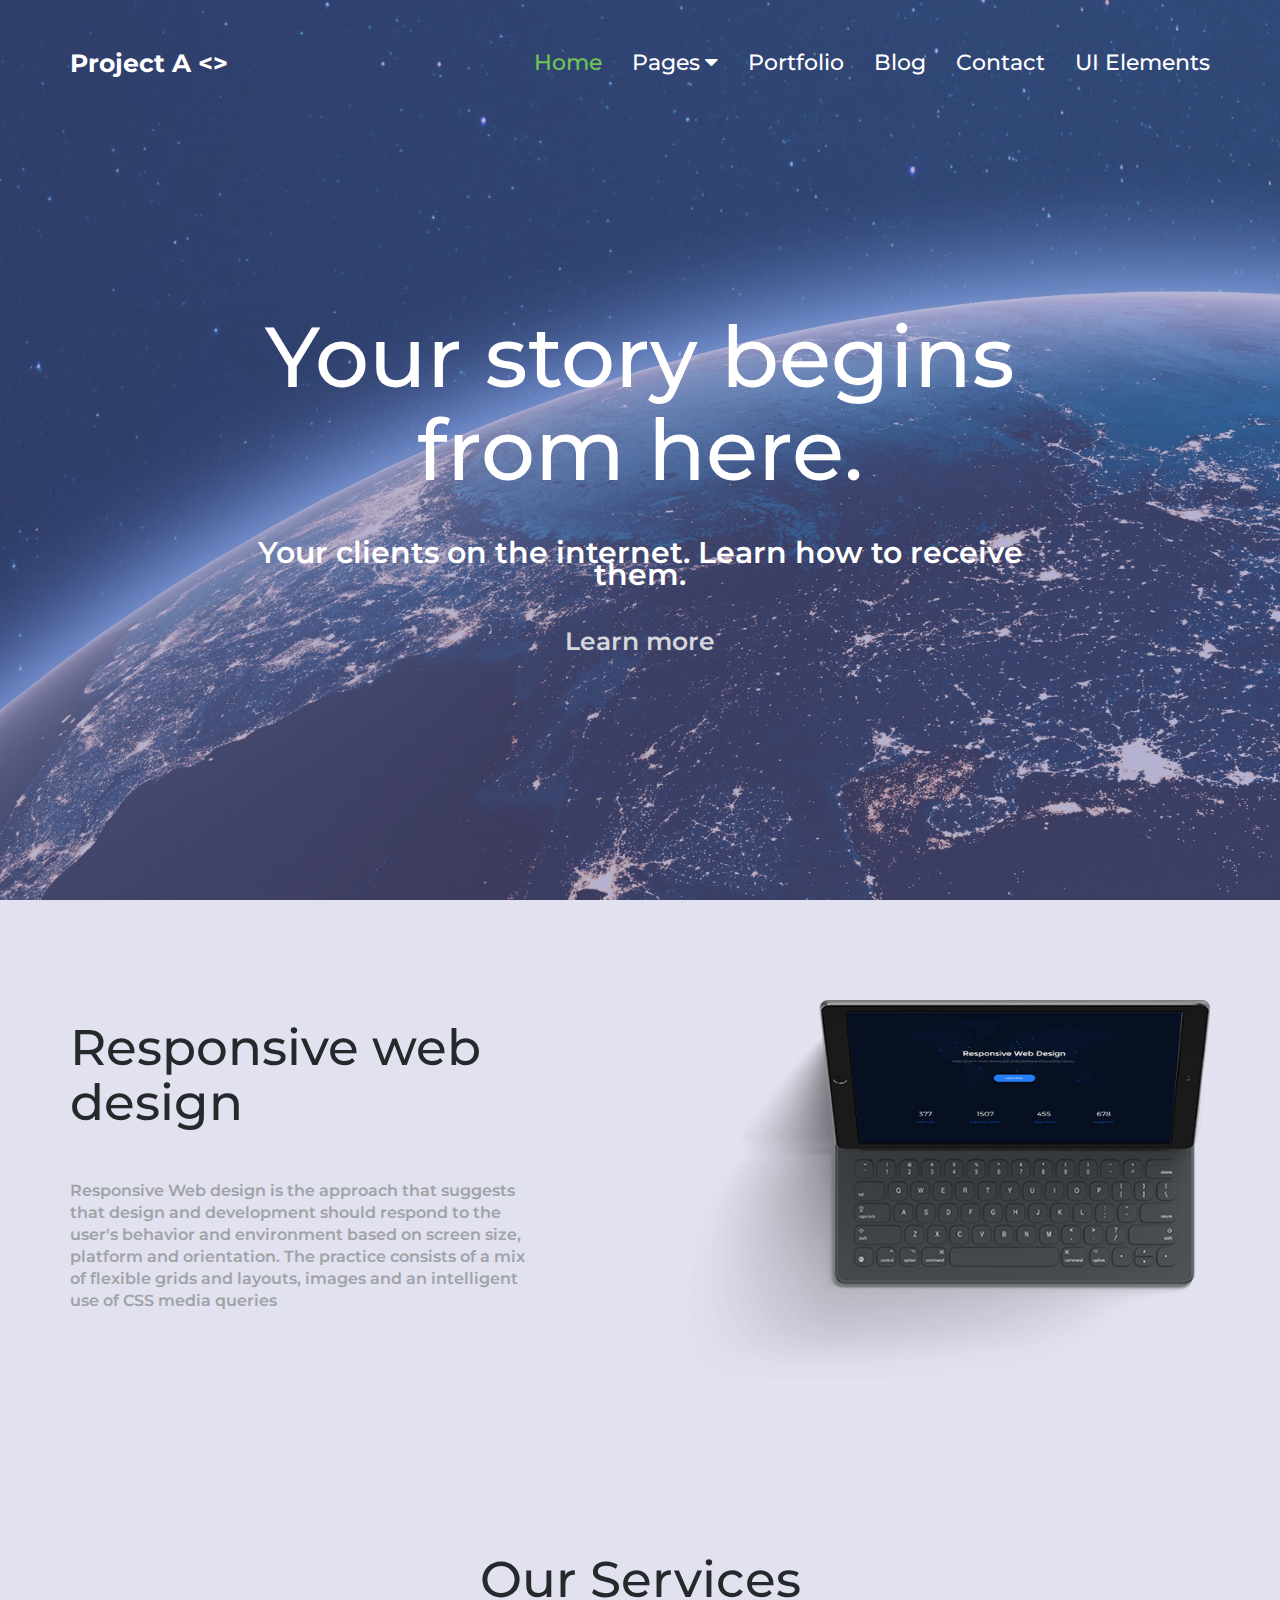
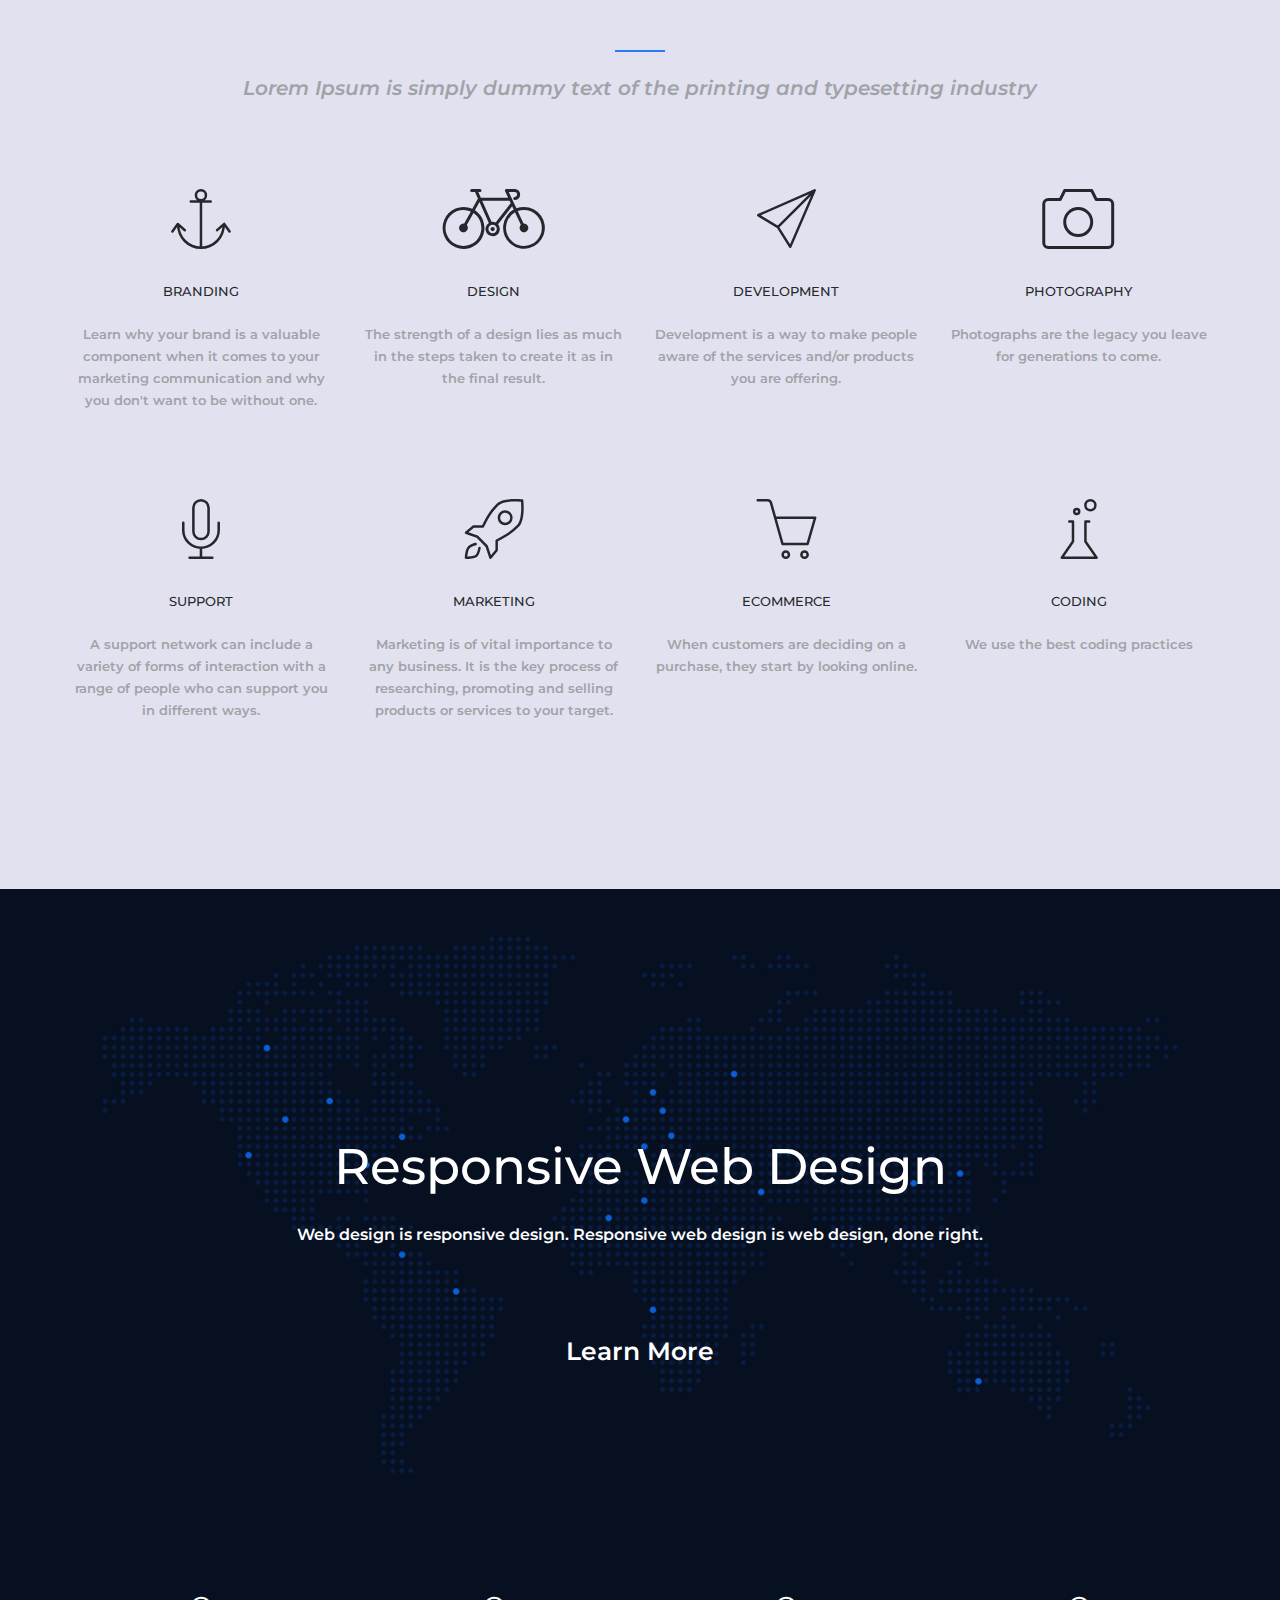
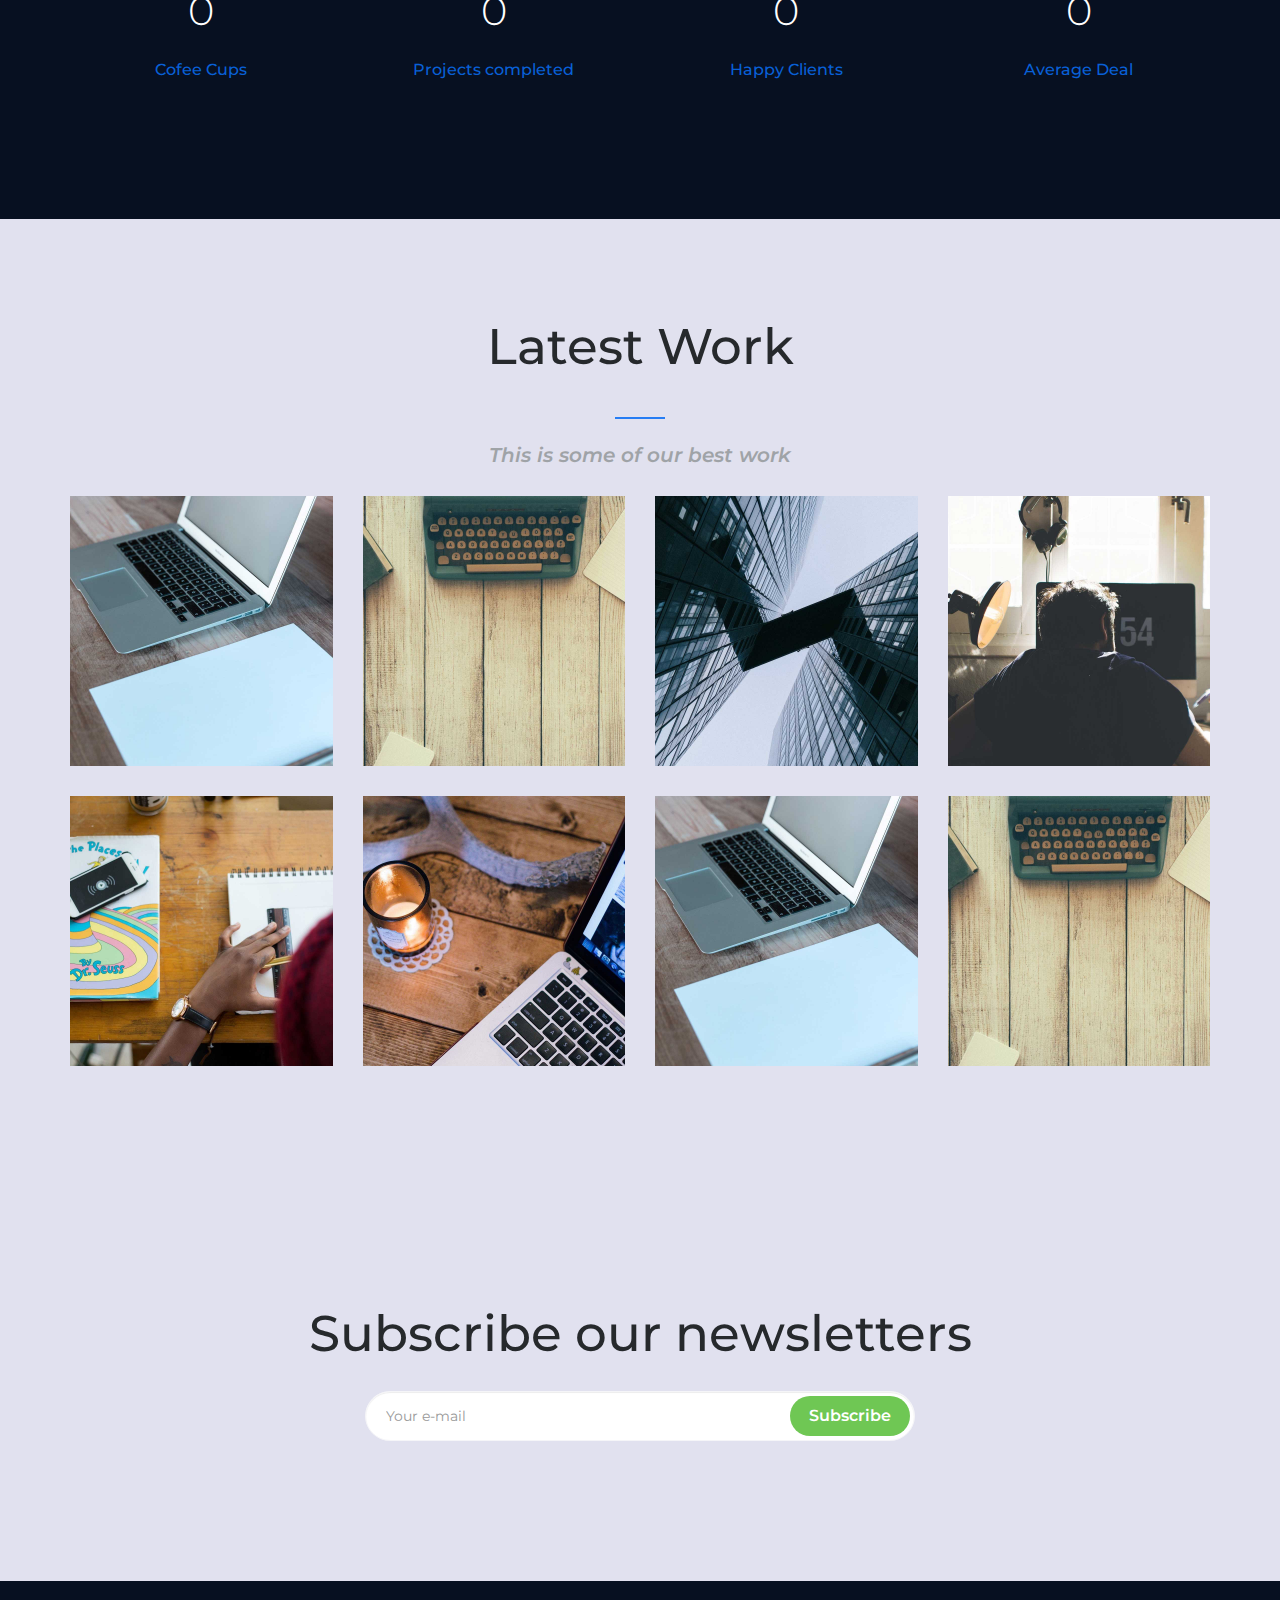
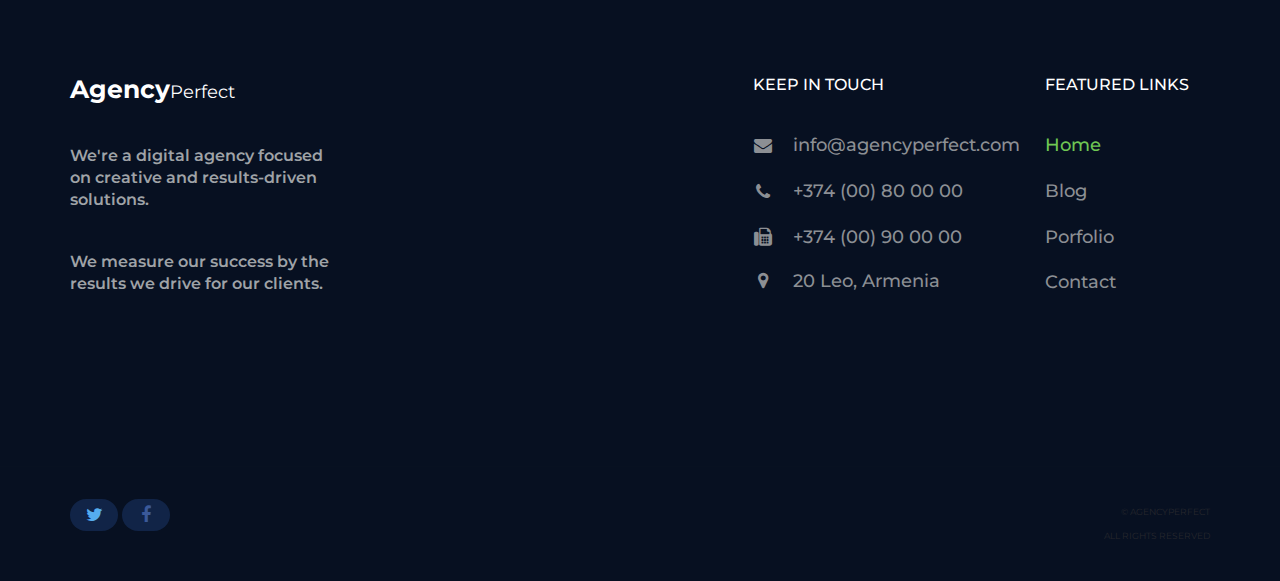
<file: index.html>
<!DOCTYPE html>
<html lang="en">
  <head>
    <!-- Basic Page Needs
    ================================================== -->
    <meta http-equiv="Content-Type" content="text/html; charset=utf-8" />
    <meta http-equiv="X-UA-Compatible" content="IE=edge" />

    <title>Project A</title>

    <meta name="description" content="" />
    <meta name="author" content="" />
    <meta name="keywords" content="" />

    <!-- Mobile Specific Metas
    ================================================== -->
    <meta
      name="viewport"
      content="width=device-width, minimum-scale=1.0, maximum-scale=1.0"
    />
    <meta name="apple-mobile-web-app-capable" content="yes" />

    <!-- Fonts -->
    <link
      href="https://fonts.googleapis.com/css?family=Montserrat:300,300i,400,600,700"
      rel="stylesheet"
    />
    <link
      rel="stylesheet"
      href="http://cdnjs.cloudflare.com/ajax/libs/font-awesome/4.4.0/css/font-awesome.min.css"
    />

    <!-- Favicon
    ================================================== -->
    <link
      rel="apple-touch-icon"
      sizes="180x180"
      href="assets/img/apple-touch-icon.png"
    />
    <link
      rel="icon"
      type="image/png"
      sizes="16x16"
      href="assets/img/favicon.png"
    />

    <!-- Stylesheets
    ================================================== -->
    <!-- Bootstrap core CSS -->
    <link href="assets/css/bootstrap.min.css" rel="stylesheet" />

    <!-- Custom styles for this template -->
    <link href="assets/css/style.css" rel="stylesheet" />
    <link href="assets/css/responsive.css" rel="stylesheet" />

    <!-- HTML5 shim and Respond.js IE8 support of HTML5 elements and media queries -->
    <!--[if lt IE 9]>
      <script src="https://oss.maxcdn.com/libs/html5shiv/3.7.0/html5shiv.js"></script>
      <script src="https://oss.maxcdn.com/libs/respond.js/1.4.2/respond.min.js"></script>
    <![endif]-->
    <link rel="stylesheet" href="./assets/css/styleR.css" />
  </head>
  <body>
    <header id="masthead" class="site-header">
      <nav id="primary-navigation" class="site-navigation">
        <div class="container">
          <div class="navbar-header">
            <a class="site-title"><span>Project A <></span></a>
          </div>
          <!-- /.navbar-header -->

          <div class="collapse navbar-collapse" id="agency-navbar-collapse">
            <ul class="nav navbar-nav navbar-right">
              <li class="active">
                <a href="index.html" data-toggle="dropdown">Home</a>
              </li>
              <li class="dropdown">
                <a href="#" class="dropdown-toggle" data-toggle="dropdown"
                  >Pages<i
                    class="fa fa-caret-down hidden-xs"
                    aria-hidden="true"
                  ></i
                ></a>

                <ul class="dropdown-menu" role="menu" aria-labelledby="menu1">
                  <li><a href="portfolio.html">Portfolio</a></li>
                  <li><a href="blog.html">Blog</a></li>
                </ul>
              </li>
              <li><a href="portfolio.html">Portfolio</a></li>
              <li><a href="blog.html">Blog</a></li>
              <li><a href="contact.html">Contact</a></li>
              <li><a href="ui-elements.html">UI Elements</a></li>
            </ul>
          </div>
        </div>
      </nav>
      <!-- /.site-navigation -->
    </header>
    <!-- /#mastheaed -->

    <div id="hero" class="hero overlay">
      <div class="hero-content">
        <div class="hero-text">
          <h1>Your story begins from here.</h1>
          <p>Your clients on the internet. Learn how to receive them.</p>
          <a href="#" class="btn btn-border">Learn more</a>
        </div>
        <!-- /.hero-text -->
      </div>
      <!-- /.hero-content -->
    </div>
    <!-- /.hero -->

    <main id="main" class="site-main">
      <section class="site-section section-features">
        <div class="container">
          <div class="row">
            <div class="col-sm-5">
              <h2>Responsive web design</h2>
              <p>
                Responsive Web design is the approach that suggests that design
                and development should respond to the user's behavior and
                environment based on screen size, platform and orientation. The
                practice consists of a mix of flexible grids and layouts, images
                and an intelligent use of CSS media queries
              </p>
            </div>
            <div class="col-sm-7 hidden-xs">
              <img src="assets/img/ipad-pro.png" alt="" />
            </div>
          </div>
        </div>
      </section>
      <!-- /.section-features -->

      <section class="site-section section-services gray-bg text-center">
        <div class="container">
          <h2 class="heading-separator">Our Services</h2>
          <p class="subheading-text">
            Lorem Ipsum is simply dummy text of the printing and typesetting
            industry
          </p>
          <div class="row">
            <div class="col-md-3 col-xs-6">
              <div class="service">
                <img src="assets/img/anchor.svg" alt="" />
                <h3 class="service-title">Branding</h3>
                <p class="service-info">
                  Learn why your brand is a valuable component when it comes to
                  your marketing communication and why you don't want to be
                  without one.
                </p>
              </div>
              <!-- /.service -->
            </div>
            <div class="col-md-3 col-xs-6">
              <div class="service">
                <img src="assets/img/bycicle.svg" alt="" />
                <h3 class="service-title">Design</h3>
                <p class="service-info">
                  The strength of a design lies as much in the steps taken to
                  create it as in the final result.
                </p>
              </div>
              <!-- /.service -->
            </div>
            <div class="col-md-3 col-xs-6">
              <div class="service">
                <img src="assets/img/paper-plane.svg" alt="" />
                <h3 class="service-title">Development</h3>
                <p class="service-info">
                  Development is a way to make people aware of the services
                  and/or products you are offering.
                </p>
              </div>
              <!-- /.service -->
            </div>
            <div class="col-md-3 col-xs-6">
              <div class="service">
                <img src="assets/img/photo.svg" alt="" />
                <h3 class="service-title">Photography</h3>
                <p class="service-info">
                  Photographs are the legacy you leave for generations to come.
                </p>
              </div>
              <!-- /.service -->
            </div>
            <div class="col-md-3 col-xs-6">
              <div class="service">
                <img src="assets/img/microphone.svg" alt="" />
                <h3 class="service-title">Support</h3>
                <p class="service-info">
                  A support network can include a variety of forms of
                  interaction with a range of people who can support you in
                  different ways.
                </p>
              </div>
              <!-- /.service -->
            </div>
            <div class="col-md-3 col-xs-6">
              <div class="service">
                <img src="assets/img/rocket.svg" alt="" />
                <h3 class="service-title">Marketing</h3>
                <p class="service-info">
                  Marketing is of vital importance to any business. It is the
                  key process of researching, promoting and selling products or
                  services to your target.
                </p>
              </div>
              <!-- /.service -->
            </div>
            <div class="col-md-3 col-xs-6">
              <div class="service">
                <img src="assets/img/basket.svg" alt="" />
                <h3 class="service-title">Ecommerce</h3>
                <p class="service-info">
                  When customers are deciding on a purchase, they start by
                  looking online.
                </p>
              </div>
              <!-- /.service -->
            </div>
            <div class="col-md-3 col-xs-6">
              <div class="service">
                <img src="assets/img/chemestry.svg" alt="" />
                <h3 class="service-title">Coding</h3>
                <p class="service-info">We use the best coding practices</p>
              </div>
              <!-- /.service -->
            </div>
          </div>
        </div>
      </section>
      <!-- /.section-services -->

      <section class="site-section section-map-feature text-center">
        <div class="container">
          <h2>Responsive Web Design</h2>
          <p>
            Web design is responsive design. Responsive web design is web
            design, done right.
          </p>
          <a href="#" class="btn btn-fill">Learn More</a>
          <div class="row">
            <div class="col-sm-3 col-xs-6">
              <div class="counter-item">
                <p class="counter" data-to="377" data-speed="2000">0</p>
                <h3>Cofee Cups</h3>
              </div>
              <!-- /.counter-item -->
            </div>
            <div class="col-sm-3 col-xs-6">
              <div class="counter-item">
                <p class="counter" data-to="1204" data-speed="2000">0</p>
                <h3>Projects completed</h3>
              </div>
              <!-- /.counter-item -->
            </div>
            <div class="col-sm-3 col-xs-6">
              <div class="counter-item">
                <p class="counter" data-to="459" data-speed="1000">0</p>
                <h3>Happy Clients</h3>
              </div>
              <!-- /.counter-item -->
            </div>
            <div class="col-sm-3 col-xs-6">
              <div class="counter-item">
                <p class="counter" data-to="675" data-speed="1000">0</p>
                <h3>Average Deal</h3>
              </div>
              <!-- /.counter-item -->
            </div>
          </div>
        </div>
      </section>
      <!-- /.section-map-feature -->

      <section class="site-section section-portfolio">
        <div class="container">
          <div class="text-center">
            <h2 class="heading-separator">Latest Work</h2>
            <p class="subheading-text">This is some of our best work</p>
          </div>
          <div class="row">
            <div class="col-lg-3 col-md-4 col-xs-6">
              <div class="portfolio-item">
                <img src="assets/img/portfolio-1.jpg" class="img-res" alt="" />
                <h4 class="portfolio-item-title">Portfolio item</h4>
                <a href="portfolio-item.html"
                  ><i class="fa fa-arrow-right" aria-hidden="true"></i
                ></a>
              </div>
              <!-- /.portfolio-item -->
            </div>
            <div class="col-lg-3 col-md-4 col-xs-6">
              <div class="portfolio-item">
                <img src="assets/img/portfolio-2.jpg" class="img-res" alt="" />
                <h4 class="portfolio-item-title">Portfolio item</h4>
                <a href="portfolio-item.html"
                  ><i class="fa fa-arrow-right" aria-hidden="true"></i
                ></a>
              </div>
              <!-- /.portfolio-item -->
            </div>
            <div class="col-lg-3 col-md-4 col-xs-6">
              <div class="portfolio-item">
                <img src="assets/img/portfolio-3.jpg" class="img-res" alt="" />
                <h4 class="portfolio-item-title">Portfolio item</h4>
                <a href="portfolio-item.html"
                  ><i class="fa fa-arrow-right" aria-hidden="true"></i
                ></a>
              </div>
              <!-- /.portfolio-item -->
            </div>
            <div class="col-lg-3 col-md-4 col-xs-6">
              <div class="portfolio-item">
                <img src="assets/img/portfolio-4.jpg" class="img-res" alt="" />
                <h4 class="portfolio-item-title">Portfolio item</h4>
                <a href="portfolio-item.html"
                  ><i class="fa fa-arrow-right" aria-hidden="true"></i
                ></a>
              </div>
              <!-- /.portfolio-item -->
            </div>
            <div class="col-lg-3 col-md-4 col-xs-6">
              <div class="portfolio-item">
                <img src="assets/img/portfolio-5.jpg" class="img-res" alt="" />
                <h4 class="portfolio-item-title">Portfolio item</h4>
                <a href="portfolio-item.html"
                  ><i class="fa fa-arrow-right" aria-hidden="true"></i
                ></a>
              </div>
              <!-- /.portfolio-item -->
            </div>
            <div class="col-lg-3 col-md-4 col-xs-6">
              <div class="portfolio-item">
                <img src="assets/img/portfolio-6.jpg" class="img-res" alt="" />
                <h4 class="portfolio-item-title">Portfolio item</h4>
                <a href="portfolio-item.html"
                  ><i class="fa fa-arrow-right" aria-hidden="true"></i
                ></a>
              </div>
              <!-- /.portfolio-item -->
            </div>
            <div class="col-lg-3 col-md-4 col-xs-6">
              <div class="portfolio-item">
                <img src="assets/img/portfolio-1.jpg" class="img-res" alt="" />
                <h4 class="portfolio-item-title">Portfolio item</h4>
                <a href="portfolio-item.html"
                  ><i class="fa fa-arrow-right" aria-hidden="true"></i
                ></a>
              </div>
              <!-- /.portfolio-item -->
            </div>
            <div class="col-lg-3 col-md-4 col-xs-6">
              <div class="portfolio-item">
                <img src="assets/img/portfolio-2.jpg" class="img-res" alt="" />
                <h4 class="portfolio-item-title">Portfolio item</h4>
                <a href="portfolio-item.html"
                  ><i class="fa fa-arrow-right" aria-hidden="true"></i
                ></a>
              </div>
              <!-- /.portfolio-item -->
            </div>
          </div>
        </div>
      </section>
      <!-- /.section-portfolio -->

      <section class="site-section section-newsletter text-center">
        <div class="container">
          <h2>Subscribe our newsletters</h2>
          <form class="form-group newsletter-group">
            <input
              type="email"
              class="form-control"
              placeholder="Your e-mail"
              required
            />
            <button class="btn btn-green" type="button">Subscribe</button>
          </form>
          <!-- /.newsletter-group -->
        </div>
      </section>
      <!-- /.section-newsletter -->
    </main>
    <!-- /#main -->

    <footer id="colophon" class="site-footer">
      <div class="container">
        <div class="row">
          <div class="col-md-3 col-sm-4 col-xs-6">
            <a class="site-title"><span>Agency</span>Perfect</a>
            <p>
              We're a digital agency focused on creative and results-driven
              solutions.
            </p>
            <p>
              We measure our success by the results we drive for our clients.
            </p>
          </div>
          <div
            class="col-lg-offset-4 col-md-3 col-sm-4 col-md-offset-2 col-sm-offset-0 col-xs-6"
          >
            <h3>Keep in touch</h3>
            <ul class="list-unstyled contact-links">
              <li>
                <i class="fa fa-envelope" aria-hidden="true"></i
                ><a href="mailto:info@agencyperfect.com"
                  >info@agencyperfect.com</a
                >
              </li>
              <li>
                <i class="fa fa-phone" aria-hidden="true"></i
                ><a href="tel:+37400800000">+374 (00) 80 00 00 </a>
              </li>
              <li>
                <i class="fa fa-fax" aria-hidden="true"></i
                ><a href="+37400900000">+374 (00) 90 00 00</a>
              </li>
              <li>
                <i class="fa fa-map-marker" aria-hidden="true"></i>
                <p>20 Leo, Armenia</p>
              </li>
            </ul>
          </div>
          <div class="clearfix visible-xs"></div>
          <div class="col-lg-2 col-md-3 col-sm-4 col-xs-6">
            <h3>Featured links</h3>
            <ul class="list-unstyled">
              <li class="active"><a href="index.html">Home</a></li>
              <li><a href="blog.html">Blog</a></li>
              <li><a href="portfolio.html">Porfolio</a></li>
              <li><a href="contact.html">Contact</a></li>
            </ul>
          </div>
        </div>
      </div>
      <div class="copyright">
        <div class="container">
          <div class="row">
            <div class="col-xs-8">
              <div class="social-links">
                <a class="twitter-bg" href="#"><i class="fa fa-twitter"></i></a>
                <a class="facebook-bg" href="#"><i class="fa fa-facebook"></i></a>
              </div><!-- /.social-links -->
            </div>
            <div class="col-xs-4">
              <div class="text-right">
                <p>&copy; AgencyPerfect</p>
                <p>All Rights Reserved</p>
              </div>
            </div>
          </div>
        </div>
      </div>
      <!-- /.copyright -->
    </footer>
    <!-- /#footer -->

    <!-- Bootstrap core JavaScript
    ================================================== -->
    <!-- Placed at the end of the document so the pages load faster -->
    <script src="https://ajax.googleapis.com/ajax/libs/jquery/3.1.1/jquery.min.js"></script>
    <script src="assets/js/bootstrap.min.js"></script>
    <script src="assets/js/bootstrap-select.min.js"></script>
    <script src="assets/js/jquery.slicknav.min.js"></script>
    <script src="assets/js/jquery.countTo.min.js"></script>
    <script src="assets/js/jquery.shuffle.min.js"></script>
    <script src="assets/js/script.js"></script>
  </body>
</html>
</file>
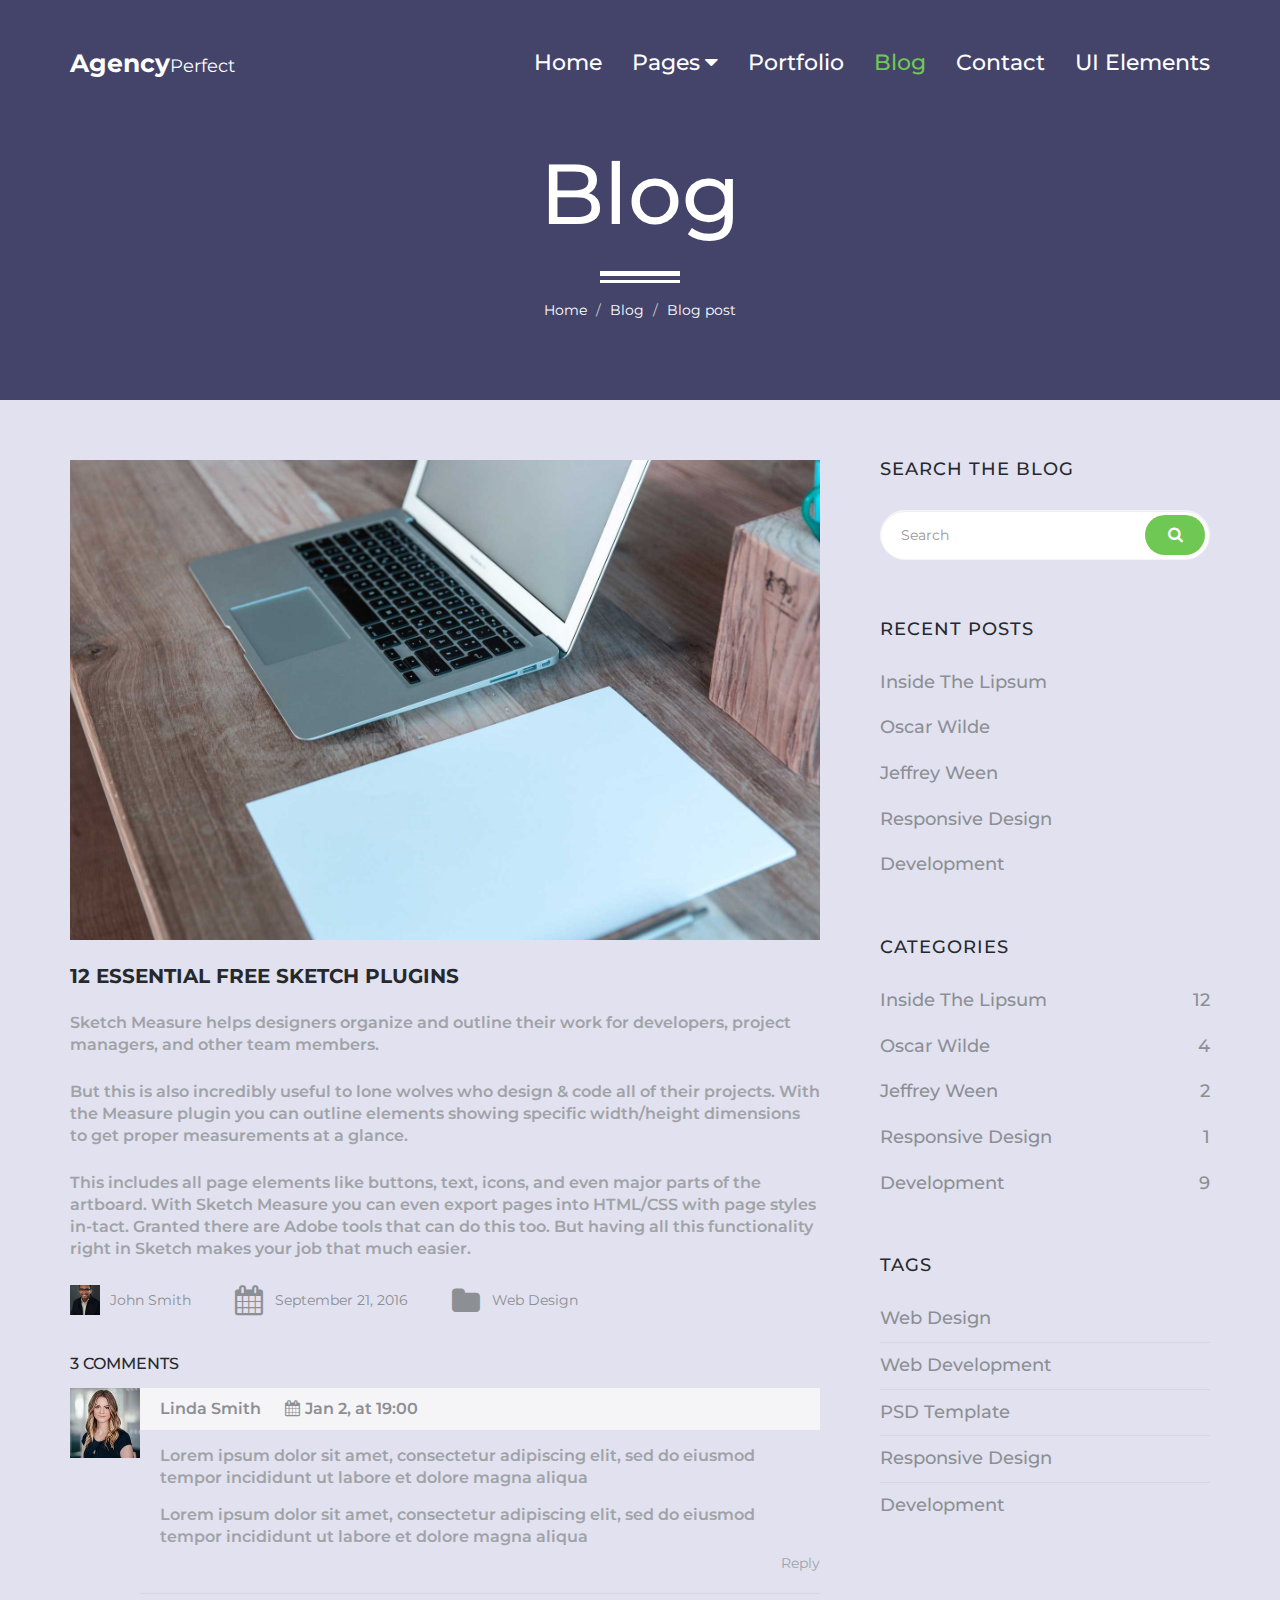
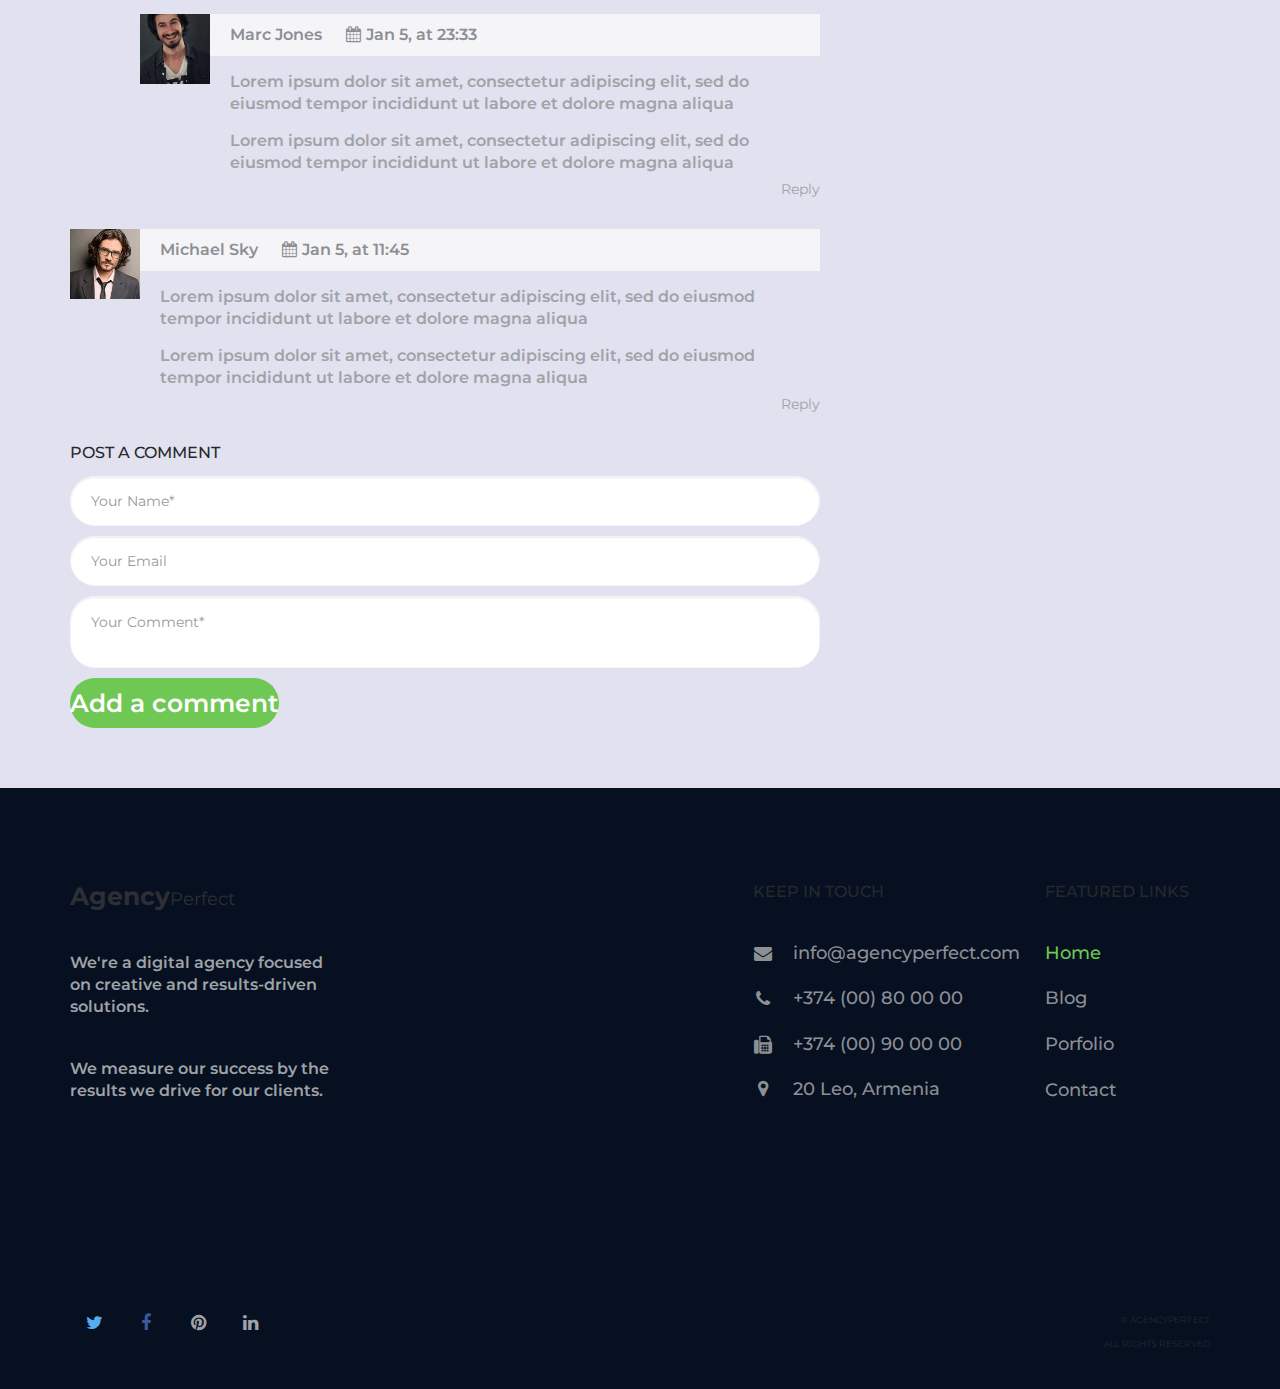
<file: blog-post.html>
<!DOCTYPE html>
<html lang="en">
<head>

    <!-- Basic Page Needs
    ================================================== -->
    <meta http-equiv="Content-Type" content="text/html; charset=utf-8">
    <meta http-equiv="X-UA-Compatible" content="IE=edge">

    <title>Blog Post | Agency Perfect</title>

    <meta name="description" content="">
    <meta name="author" content="">
    <meta name="keywords" content="">

    <!-- Mobile Specific Metas
    ================================================== -->
    <meta name="viewport" content="width=device-width, minimum-scale=1.0, maximum-scale=1.0">
    <meta name="apple-mobile-web-app-capable" content="yes">

    <!-- Fonts -->
    <link href="https://fonts.googleapis.com/css?family=Montserrat:300,300i,400,600,700" rel="stylesheet">
    <link rel="stylesheet" href="http://cdnjs.cloudflare.com/ajax/libs/font-awesome/4.4.0/css/font-awesome.min.css">

    <!-- Favicon
    ================================================== -->
    <link rel="apple-touch-icon" sizes="180x180" href="assets/img/apple-touch-icon.png">
    <link rel="icon" type="image/png" sizes="16x16" href="assets/img/favicon.png">

    <!-- Stylesheets
    ================================================== -->
    <!-- Bootstrap core CSS -->
    <link href="assets/css/bootstrap.min.css" rel="stylesheet">

    <!-- Custom styles for this template -->
    <link href="assets/css/style.css" rel="stylesheet">
    <link href="assets/css/responsive.css" rel="stylesheet">

    <!-- HTML5 shim and Respond.js IE8 support of HTML5 elements and media queries -->
    <!--[if lt IE 9]>
    <script src="https://oss.maxcdn.com/libs/html5shiv/3.7.0/html5shiv.js"></script>
    <script src="https://oss.maxcdn.com/libs/respond.js/1.4.2/respond.min.js"></script>
    <![endif]-->

</head>
<body>

    <header id="masthead" class="site-header site-header-white">
        <nav id="primary-navigation" class="site-navigation">
            <div class="container">

                <div class="navbar-header">
                   
                    <a href="index.html" class="site-title"><span>Agency</span>Perfect</a>

                </div><!-- /.navbar-header -->

                <div class="collapse navbar-collapse" id="agency-navbar-collapse">

                    <ul class="nav navbar-nav navbar-right">

                        <li><a href="index.html">Home</a></li>
                        <li class="dropdown"><a href="#" class="dropdown-toggle" data-toggle="dropdown">Pages<i class="fa fa-caret-down hidden-xs" aria-hidden="true"></i></a>

                            <ul class="dropdown-menu" role="menu" aria-labelledby="menu1">
                              <li><a href="portfolio.html">Portfolio</a></li>
                              <li><a href="blog.html">Blog</a></li>
                            </ul>

                        </li>
                        <li><a href="portfolio.html">Portfolio</a></li>
                        <li class="active"><a href="blog.html">Blog</a></li>
                        <li><a href="contact.html">Contact</a></li>
                        <li><a href="ui-elements.html">UI Elements</a></li>
                        
                    </ul>

                </div>

            </div>   
        </nav><!-- /.site-navigation -->
    </header><!-- /#mastheaed -->

    <div id="hero" class="hero overlay subpage-hero blog-hero">
        <div class="hero-content">
            <div class="hero-text">
                <h1>Blog</h1>
                <ol class="breadcrumb">
                  <li class="breadcrumb-item"><a href="index.html">Home</a></li>
                  <li class="breadcrumb-item"><a href="blog.html">Blog</a></li>
                  <li class="breadcrumb-item active">Blog post</li>
                </ol>
            </div><!-- /.hero-text -->
        </div><!-- /.hero-content -->
    </div><!-- /.hero -->

    <main id="main" class="site-main">

        <section class="site-section subpage-site-section section-blog">
            <div class="container">
                <div class="row">
                    <div class="col-md-8">
                        <article class="blog-post">
                            <img src="assets/img/portfolio-1.jpg" class="img-res" alt="">
                            <div class="post-content">
                                <h2 class="post-title">12 Essential Free Sketch Plugins</h2>
                                <p>Sketch Measure helps designers organize and outline their work for developers, project managers, and other team members.</p>
                                <p>But this is also incredibly useful to lone wolves who design & code all of their projects. With the Measure plugin you can outline elements showing specific width/height dimensions to get proper measurements at a glance.</p>
                                <p>This includes all page elements like buttons, text, icons, and even major parts of the artboard. With Sketch Measure you can even export pages into HTML/CSS with page styles in-tact. Granted there are Adobe tools that can do this too. But having all this functionality right in Sketch makes your job that much easier.</p>
  
                                <div class="post-meta">
                                    <span class="post-author">
                                        <a href="#"><img class="img-res" src="assets/img/author.jpg" alt=""> John Smith</a>
                                    </span>
                                    <span class="post-date">
                                        <a href=""><i class="fa fa-calendar" aria-hidden="true"></i> September 21, 2016</a>
                                        </span>
                                    <span class="post-category">
                                        <a href=""><i class="fa fa-folder" aria-hidden="true"></i> Web Design</a>
                                    </span>
                                </div><!-- /.post-meta -->
                            </div><!-- /.post-content -->
                        </article><!-- /.blog-post -->
                        <div id="PostComments" class="post-comments">
                            <h3>3 Comments</h3>
                            <div class="post-comment">

                                <img class="img-res" src="assets/img/author-2.jpg" alt="">

                                <div class="post-comment-content">
                                    
                                    <div class="post-comment-content-details">
                                        <p class="post-comment-author-name">Linda Smith</p>
                                        <p class="post-comment-date"><i class="fa fa-calendar" aria-hidden="true"></i>Jan 2, at 19:00</p>
                                    </div><!-- /.post-content-details -->
                                    <p class="comment">Lorem ipsum dolor sit amet, consectetur adipiscing elit, sed do eiusmod tempor incididunt ut labore et dolore magna aliqua</p>

                                    <p class="comment">Lorem ipsum dolor sit amet, consectetur adipiscing elit, sed do eiusmod tempor incididunt ut labore et dolore magna aliqua</p>
                                    <div class="text-right comment-reply">
                                        <a href="#">Reply</a>
                                    </div>
                                        
                                </div><!-- /.post-comment-content --> 
                            </div><!-- /.post-comment --> 
                            <div class="replied">
                                <div class="post-comment">

                                    <img class="img-res" src="assets/img/author-3.jpg" alt="">

                                    <div class="post-comment-content">
                                        
                                        <div class="post-comment-content-details">
                                            <p class="post-comment-author-name">Marc Jones</p>
                                            <p class="post-comment-date"><i class="fa fa-calendar" aria-hidden="true"></i>Jan 5, at 23:33</p>
                                        </div><!-- /.post-content-details -->
                                        <p class="comment">Lorem ipsum dolor sit amet, consectetur adipiscing elit, sed do eiusmod tempor incididunt ut labore et dolore magna aliqua</p>

                                        <p class="comment">Lorem ipsum dolor sit amet, consectetur adipiscing elit, sed do eiusmod tempor incididunt ut labore et dolore magna aliqua</p>
                                        <div class="text-right comment-reply">
                                            <a href="#">Reply</a>
                                        </div>
                                            
                                    </div><!-- /.post-comment-content --> 
                                </div><!-- /.post-comment --> 
                            </div><!-- /.replied -->
                            <div class="post-comment">

                                <img class="img-res" src="assets/img/author-4.jpg" alt="">

                                <div class="post-comment-content">
                                    
                                    <div class="post-comment-content-details">
                                        <p class="post-comment-author-name">Michael Sky</p>
                                        <p class="post-comment-date"><i class="fa fa-calendar" aria-hidden="true"></i>Jan 5, at 11:45</p>
                                    </div><!-- /.post-content-details -->
                                    <p class="comment">Lorem ipsum dolor sit amet, consectetur adipiscing elit, sed do eiusmod tempor incididunt ut labore et dolore magna aliqua</p>

                                    <p class="comment">Lorem ipsum dolor sit amet, consectetur adipiscing elit, sed do eiusmod tempor incididunt ut labore et dolore magna aliqua</p>
                                    <div class="text-right comment-reply">
                                        <a href="#">Reply</a>
                                    </div>
                                        
                                </div><!-- /.post-comment-content --> 
                            </div><!-- /.post-comment --> 
                        </div><!-- /#PostComments -->
                        <div class="respond">
                            <h3>Post a Comment</h3>
                            <form class="form-horizontal">
                                <input class="form-control" type="text" placeholder="Your Name*" required>
                                <input class="form-control" type="email" placeholder="Your Email" required>
                                <textarea class="form-control form-control-comment" type="text" placeholder="Your Comment*" required></textarea>
                                <button class="btn btn-green">Add a comment</button>
                            </form>    
                        </div><!-- /.respond -->
                    </div>
                    <aside class="col-md-4">
                        <div class="sidebar">
                            <div class="widget search-form">
                                <h4 class="widget-title">Search the blog</h4>
                                <form class="form-group">
                                    <input type="text" class="form-control" placeholder="Search" required>
                                    <button class="btn btn-green" type="button"><i class="fa fa-search" aria-hidden="true"></i></button>
                                </form>
                            </div><!-- /.search-form -->
                            <div class="widget widget-recent-posts">
                                <h4 class="widget-title">Recent posts</h4>
                                <ul class="list-unstyled">
                                    <li><a href="#">Inside The Lipsum</a></li>
                                    <li><a href="#">Oscar Wilde</a></li>
                                    <li><a href="#">Jeffrey Ween</a></li>
                                    <li><a href="#">Responsive Design</a></li>
                                    <li><a href="#">Development</a></li>
                                </ul>
                            </div><!-- /.widget-recent-posts -->
                            <div class="widget widget-categories">
                                <h4 class="widget-title">Categories</h4>
                                <ul class="list-unstyled">
                                    <li><a href="#">Inside The Lipsum <span>12</span></a></li>
                                    <li><a href="#">Oscar Wilde<span>4</span></a></li>
                                    <li><a href="#">Jeffrey Ween<span>2</span></a></li>
                                    <li><a href="#">Responsive Design<span>1</span></a></li>
                                    <li><a href="#">Development<span>9</span></a></li>
                                </ul>
                            </div><!-- /.widget-categories -->
                            <div class="widget widget-tags">
                                <h4 class="widget-title">Tags</h4>
                                <ul class="list-unstyled">
                                    <li><a href="#">Web Design</a></li>
                                    <li><a href="#">Web Development</a></li>
                                    <li><a href="#">PSD Template</a></li>
                                    <li><a href="#">Responsive Design</a></li>
                                    <li><a href="#">Development</a></li>
                                </ul>
                            </div><!-- /.widget-tags -->
                        </div><!-- /.sidebar -->
                    </aside>
                </div>
            </div>
        </section><!-- /.section-portfolio -->

    </main><!-- /#main -->

    <footer id="colophon" class="site-footer">
        <div class="container">
            <div class="row">
                <div class="col-md-3 col-sm-4 col-xs-6">
                    <a class="site-title"><span>Agency</span>Perfect</a>
                    <p>We're a digital agency focused on creative and results-driven solutions.</p>
                    <p>We measure our success by the results we drive for our clients.</p>
                </div>
                <div class="col-lg-offset-4 col-md-3 col-sm-4 col-md-offset-2 col-sm-offset-0 col-xs-6 ">
                    <h3>Keep in touch</h3>
                    <ul class="list-unstyled contact-links">
                        <li><i class="fa fa-envelope" aria-hidden="true"></i><a href="mailto:info@agencyperfect.com">info@agencyperfect.com</a></li>
                        <li><i class="fa fa-phone" aria-hidden="true"></i><a href="tel:+37400800000">+374 (00) 80 00 00 </a></li>
                        <li><i class="fa fa-fax" aria-hidden="true"></i><a href="+37400900000">+374 (00) 90 00 00</a></li>
                        <li><i class="fa fa-map-marker" aria-hidden="true"></i><p>20 Leo, Armenia</p></li>
                    </ul>
                </div>
                <div class="clearfix visible-xs"></div>
                <div class="col-lg-2 col-md-3 col-sm-4 col-xs-6">
                    <h3>Featured links</h3>
                    <ul class="list-unstyled">
                        <li class="active"><a href="index.html">Home</a></li>
                        <li><a href="blog.html">Blog</a></li>
                        <li><a href="portfolio.html">Porfolio</a></li>
                        <li><a href="contact.html">Contact</a></li>
                    </ul>
                </div>
            </div>
        </div>
        <div class="copyright">
            <div class="container">
                <div class="row">
                    <div class="col-xs-8">
                        <div class="social-links">
                            <a class="twitter-bg" href="#"><i class="fa fa-twitter"></i></a>
                            <a class="facebook-bg" href="#"><i class="fa fa-facebook"></i></a>
                            <a class="pinterest" href="#"><i class="fa fa-pinterest"></i></a>
                            <a class="linkedin-bg" href="#"><i class="fa fa-linkedin"></i></a>
                        </div><!-- /.social-links -->
                    </div>
                    <div class="col-xs-4">
                        <div class="text-right">
                            <p>&copy; AgencyPerfect</p>
                            <p>All Rights Reserved</p>
                        </div>
                    </div>
                </div>
            </div>
        </div><!-- /.copyright -->
    </footer><!-- /#footer -->



    <!-- Bootstrap core JavaScript
    ================================================== -->
    <!-- Placed at the end of the document so the pages load faster -->
    <script src="https://ajax.googleapis.com/ajax/libs/jquery/3.1.1/jquery.min.js"></script>
    <script src="assets/js/bootstrap.min.js"></script>
    <script src="assets/js/bootstrap-select.min.js"></script>
    <script src="assets/js/jquery.slicknav.min.js"></script>
    <script src="assets/js/jquery.countTo.min.js"></script>
    <script src="assets/js/jquery.shuffle.min.js"></script>
    <script src="assets/js/script.js"></script>
  
</body>
</html>
</file>
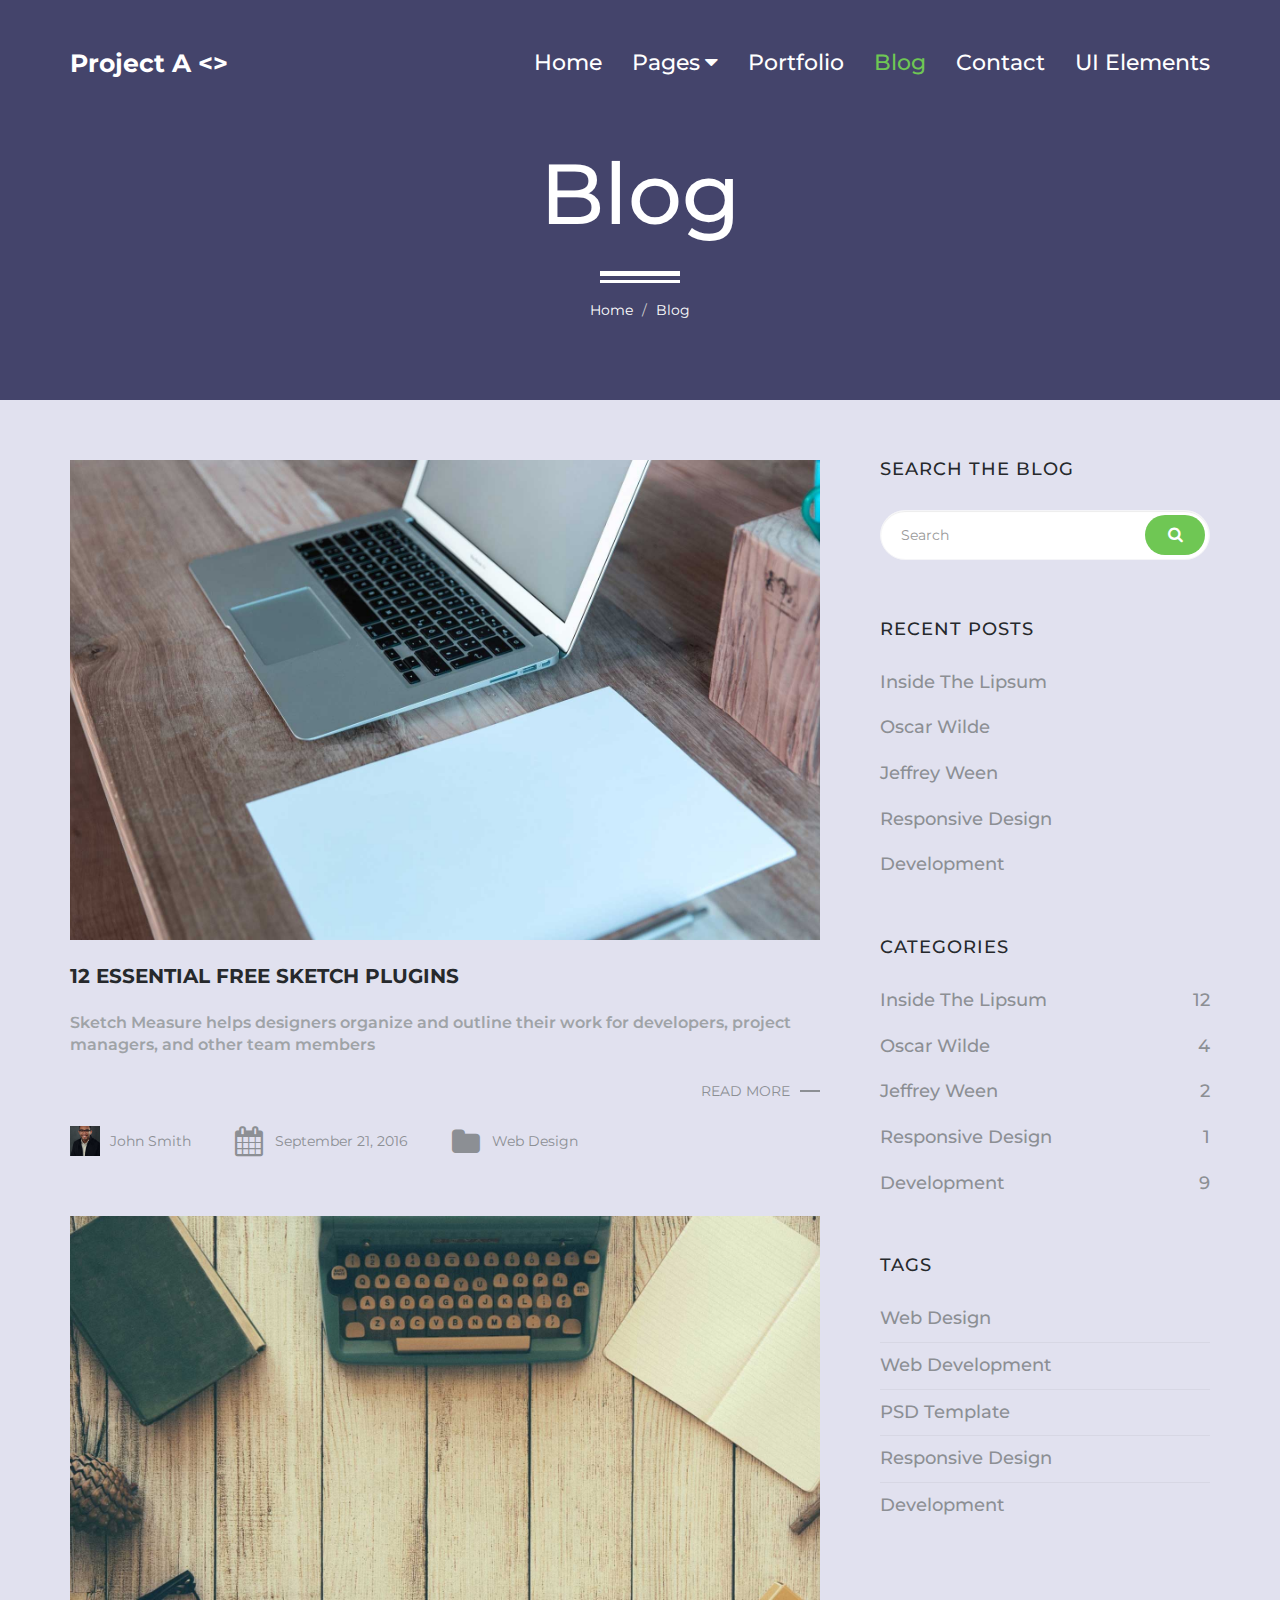
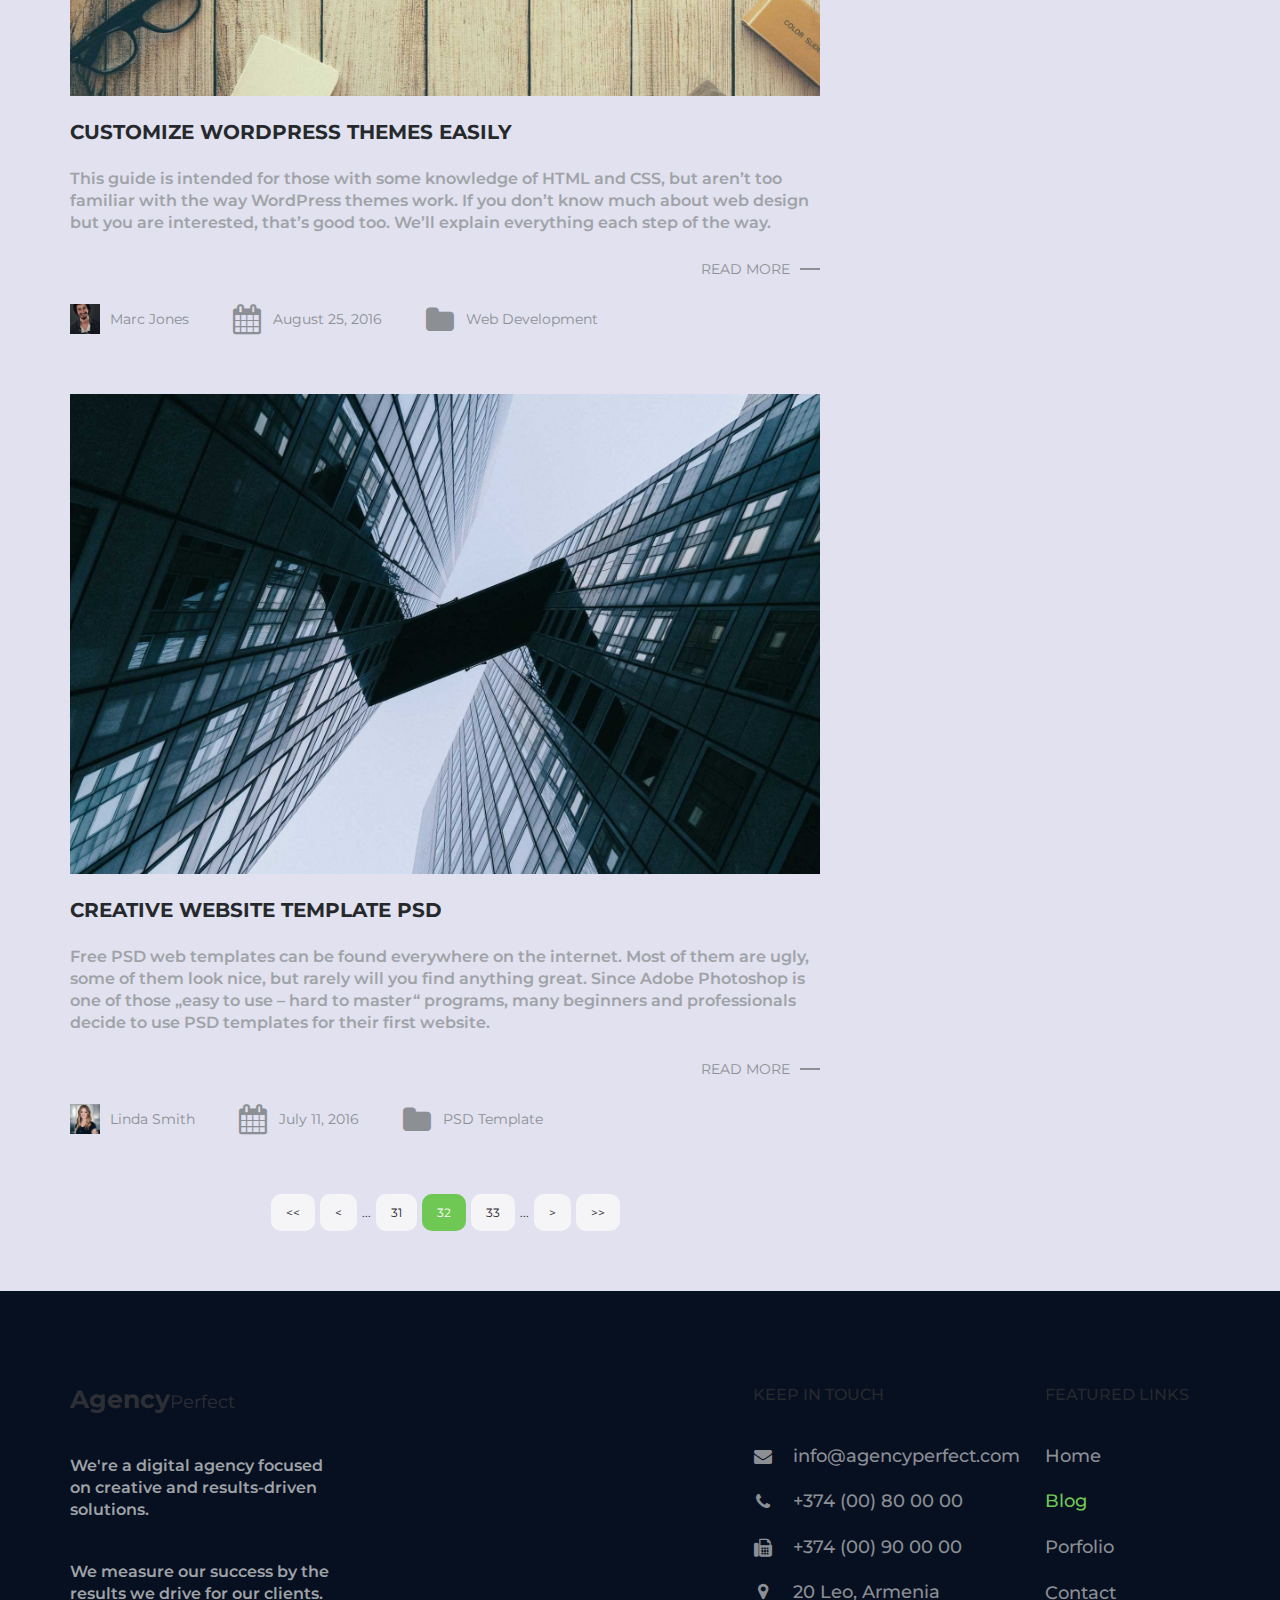
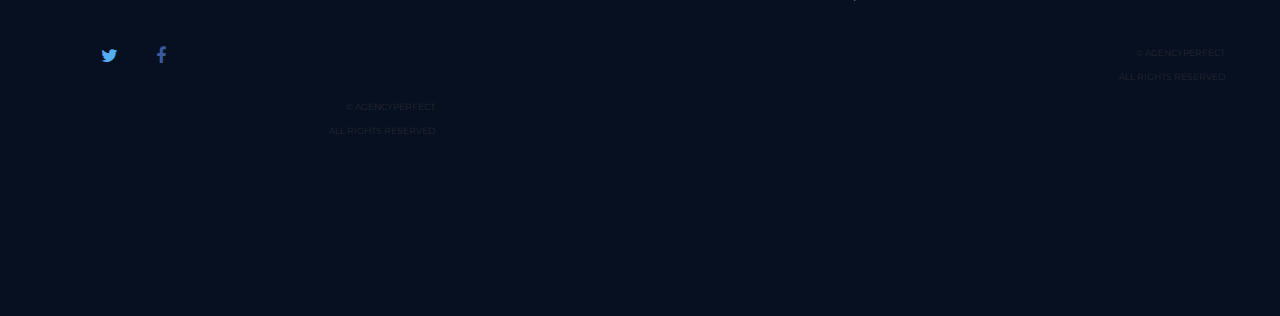
<file: blog.html>
<!DOCTYPE html>
<html lang="en">
  <head>
    <!-- Basic Page Needs
    ================================================== -->
    <meta http-equiv="Content-Type" content="text/html; charset=utf-8" />
    <meta http-equiv="X-UA-Compatible" content="IE=edge" />

    <title>Blog | Agency Perfect</title>

    <meta name="description" content="" />
    <meta name="author" content="" />
    <meta name="keywords" content="" />

    <!-- Mobile Specific Metas
    ================================================== -->
    <meta
      name="viewport"
      content="width=device-width, minimum-scale=1.0, maximum-scale=1.0"
    />
    <meta name="apple-mobile-web-app-capable" content="yes" />

    <!-- Fonts -->
    <link
      href="https://fonts.googleapis.com/css?family=Montserrat:300,300i,400,600,700"
      rel="stylesheet"
    />
    <link
      rel="stylesheet"
      href="http://cdnjs.cloudflare.com/ajax/libs/font-awesome/4.4.0/css/font-awesome.min.css"
    />

    <!-- Favicon
    ================================================== -->
    <link
      rel="apple-touch-icon"
      sizes="180x180"
      href="assets/img/apple-touch-icon.png"
    />
    <link
      rel="icon"
      type="image/png"
      sizes="16x16"
      href="assets/img/favicon.png"
    />

    <!-- Stylesheets
    ================================================== -->
    <!-- Bootstrap core CSS -->
    <link href="assets/css/bootstrap.min.css" rel="stylesheet" />

    <!-- Custom styles for this template -->
    <link href="assets/css/style.css" rel="stylesheet" />
    <link href="assets/css/responsive.css" rel="stylesheet" />

    <!-- HTML5 shim and Respond.js IE8 support of HTML5 elements and media queries -->
    <!--[if lt IE 9]>
      <script src="https://oss.maxcdn.com/libs/html5shiv/3.7.0/html5shiv.js"></script>
      <script src="https://oss.maxcdn.com/libs/respond.js/1.4.2/respond.min.js"></script>
    <![endif]-->
  </head>
  <body>
    <header id="masthead" class="site-header site-header-white">
      <nav id="primary-navigation" class="site-navigation">
        <div class="container">
          <div class="navbar-header">
            <a href="index.html" class="site-title"
              ><span>Project A <></span></a
            >
          </div>
          <!-- /.navbar-header -->

          <div class="collapse navbar-collapse" id="agency-navbar-collapse">
            <ul class="nav navbar-nav navbar-right">
              <li><a href="index.html">Home</a></li>
              <li class="dropdown">
                <a href="#" class="dropdown-toggle" data-toggle="dropdown"
                  >Pages<i
                    class="fa fa-caret-down hidden-xs"
                    aria-hidden="true"
                  ></i
                ></a>

                <ul class="dropdown-menu" role="menu" aria-labelledby="menu1">
                  <li><a href="portfolio.html">Portfolio</a></li>
                  <li><a href="blog.html">Blog</a></li>
                </ul>
              </li>
              <li><a href="portfolio.html">Portfolio</a></li>
              <li class="active"><a href="blog.html">Blog</a></li>
              <li><a href="contact.html">Contact</a></li>
              <li><a href="ui-elements.html">UI Elements</a></li>
            </ul>
          </div>
        </div>
      </nav>
      <!-- /.site-navigation -->
    </header>
    <!-- /#mastheaed -->

    <div id="hero" class="hero overlay subpage-hero blog-hero">
      <div class="hero-content">
        <div class="hero-text">
          <h1>Blog</h1>
          <ol class="breadcrumb">
            <li class="breadcrumb-item"><a href="#">Home</a></li>
            <li class="breadcrumb-item active">Blog</li>
          </ol>
        </div>
        <!-- /.hero-text -->
      </div>
      <!-- /.hero-content -->
    </div>
    <!-- /.hero -->

    <main id="main" class="site-main">
      <section class="site-section subpage-site-section section-blog">
        <div class="container">
          <div class="row">
            <div class="col-md-8">
              <article class="blog-post">
                <a href="blog-post.html">
                  <img
                    src="assets/img/portfolio-1.jpg"
                    class="img-res"
                    alt=""
                  />
                </a>
                <div class="post-content">
                  <h3 class="post-title">
                    <a href="blog-post.html"
                      >12 Essential Free Sketch Plugins</a
                    >
                  </h3>
                  <p>
                    Sketch Measure helps designers organize and outline their
                    work for developers, project managers, and other team
                    members
                  </p>
                  <div class="text-right">
                    <a class="read-more" href="blog-post.html">Read more</a>
                  </div>
                  <div class="post-meta">
                    <span class="post-author">
                      <a href="#"
                        ><img
                          class="img-res"
                          src="assets/img/author.jpg"
                          alt=""
                        />John Smith</a
                      >
                    </span>
                    <span class="post-date">
                      <a href=""
                        ><i class="fa fa-calendar" aria-hidden="true"></i
                        >September 21, 2016</a
                      >
                    </span>
                    <span class="post-category">
                      <a href=""
                        ><i class="fa fa-folder" aria-hidden="true"></i>Web
                        Design</a
                      >
                    </span>
                  </div>
                  <!-- /.post-meta -->
                </div>
                <!-- /.post-content -->
              </article>
              <!-- /.blog-post -->
              <article class="blog-post">
                <a href="blog-post.html">
                  <img
                    src="assets/img/portfolio-2.jpg"
                    class="img-res"
                    alt=""
                  />
                </a>
                <div class="post-content">
                  <h3 class="post-title">
                    <a href="blog-post.html"
                      >Customize WordPress Themes Easily</a
                    >
                  </h3>
                  <p>
                    This guide is intended for those with some knowledge of HTML
                    and CSS, but aren’t too familiar with the way WordPress
                    themes work. If you don’t know much about web design but you
                    are interested, that’s good too. We’ll explain everything
                    each step of the way.
                  </p>
                  <div class="text-right">
                    <a class="read-more" href="blog-post.html">Read more</a>
                  </div>
                  <div class="post-meta">
                    <span class="post-author">
                      <a href="#"
                        ><img
                          class="img-res"
                          src="assets/img/author-3.jpg"
                          alt=""
                        />Marc Jones</a
                      >
                    </span>
                    <span class="post-date">
                      <a href=""
                        ><i class="fa fa-calendar" aria-hidden="true"></i>August
                        25, 2016</a
                      >
                    </span>
                    <span class="post-category">
                      <a href=""
                        ><i class="fa fa-folder" aria-hidden="true"></i>Web
                        Development</a
                      >
                    </span>
                  </div>
                  <!-- /.post-meta -->
                </div>
                <!-- /.post-content -->
              </article>
              <!-- /.blog-post -->
              <article class="blog-post">
                <a href="blog-post.html">
                  <img
                    src="assets/img/portfolio-3.jpg"
                    class="img-res"
                    alt=""
                  />
                </a>
                <div class="post-content">
                  <h3 class="post-title">
                    <a href="blog-post.html">Creative Website Template PSD</a>
                  </h3>
                  <p>
                    Free PSD web templates can be found everywhere on the
                    internet. Most of them are ugly, some of them look nice, but
                    rarely will you find anything great. Since Adobe Photoshop
                    is one of those „easy to use – hard to master“ programs,
                    many beginners and professionals decide to use PSD templates
                    for their first website.
                  </p>
                  <div class="text-right">
                    <a class="read-more" href="blog-post.html">Read more</a>
                  </div>
                  <div class="post-meta">
                    <span class="post-author">
                      <a href="#"
                        ><img
                          class="img-res"
                          src="assets/img/author-2.jpg"
                          alt=""
                        />Linda Smith</a
                      >
                    </span>
                    <span class="post-date">
                      <a href=""
                        ><i class="fa fa-calendar" aria-hidden="true"></i>July
                        11, 2016</a
                      >
                    </span>
                    <span class="post-category">
                      <a href=""
                        ><i class="fa fa-folder" aria-hidden="true"></i>PSD
                        Template</a
                      >
                    </span>
                  </div>
                  <!-- /.post-meta -->
                </div>
                <!-- /.post-content -->
              </article>
              <!-- /.blog-post -->

              <div class="ui-pagination mt-50">
                <div class="row">
                  <div class="col-md-12 text-center">
                    <ul class="pagination">
                      <li><a href="#">&lt;&lt;</a></li>
                      <li><a href="#">&lt;</a></li>
                      <li class="more"><a href="#">...</a></li>
                      <li><a href="#">31</a></li>
                      <li class="active"><a href="#">32</a></li>
                      <li><a href="#">33</a></li>
                      <li class="more"><a href="#">...</a></li>
                      <li><a href="#">&gt;</a></li>
                      <li><a href="#">&gt;&gt;</a></li>
                    </ul>
                    <!-- /.pagination -->
                  </div>
                </div>
              </div>
              <!-- /.ui-pagination -->
            </div>
            <aside class="col-md-4">
              <div class="sidebar">
                <div class="widget search-form">
                  <h4 class="widget-title">Search the blog</h4>
                  <form class="form-group">
                    <input
                      type="text"
                      class="form-control"
                      placeholder="Search"
                      required
                    />
                    <button class="btn btn-green" type="button">
                      <i class="fa fa-search" aria-hidden="true"></i>
                    </button>
                  </form>
                </div>
                <!-- /.search-form -->
                <div class="widget widget-recent-posts">
                  <h4 class="widget-title">Recent posts</h4>
                  <ul class="list-unstyled">
                    <li><a href="#">Inside The Lipsum</a></li>
                    <li><a href="#">Oscar Wilde</a></li>
                    <li><a href="#">Jeffrey Ween</a></li>
                    <li><a href="#">Responsive Design</a></li>
                    <li><a href="#">Development</a></li>
                  </ul>
                </div>
                <!-- /.widget-recent-posts -->
                <div class="widget widget-categories">
                  <h4 class="widget-title">Categories</h4>
                  <ul class="list-unstyled">
                    <li>
                      <a href="#">Inside The Lipsum <span>12</span></a>
                    </li>
                    <li>
                      <a href="#">Oscar Wilde<span>4</span></a>
                    </li>
                    <li>
                      <a href="#">Jeffrey Ween<span>2</span></a>
                    </li>
                    <li>
                      <a href="#">Responsive Design<span>1</span></a>
                    </li>
                    <li>
                      <a href="#">Development<span>9</span></a>
                    </li>
                  </ul>
                </div>
                <!-- /.widget-categories -->
                <div class="widget widget-tags">
                  <h4 class="widget-title">Tags</h4>
                  <ul class="list-unstyled">
                    <li><a href="#">Web Design</a></li>
                    <li><a href="#">Web Development</a></li>
                    <li><a href="#">PSD Template</a></li>
                    <li><a href="#">Responsive Design</a></li>
                    <li><a href="#">Development</a></li>
                  </ul>
                </div>
                <!-- /.widget-tags -->
              </div>
              <!-- /.sidebar -->
            </aside>
          </div>
        </div>
      </section>
      <!-- /.section-portfolio -->
    </main>
    <!-- /#main -->

    <footer id="colophon" class="site-footer">
      <div class="container">
        <div class="row">
          <div class="col-md-3 col-sm-4 col-xs-6">
            <a class="site-title"><span>Agency</span>Perfect</a>
            <p>
              We're a digital agency focused on creative and results-driven
              solutions.
            </p>
            <p>
              We measure our success by the results we drive for our clients.
            </p>
          </div>
          <div
            class="col-lg-offset-4 col-md-3 col-sm-4 col-md-offset-2 col-sm-offset-0 col-xs-6"
          >
            <h3>Keep in touch</h3>
            <ul class="list-unstyled contact-links">
              <li>
                <i class="fa fa-envelope" aria-hidden="true"></i
                ><a href="mailto:info@agencyperfect.com"
                  >info@agencyperfect.com</a
                >
              </li>
              <li>
                <i class="fa fa-phone" aria-hidden="true"></i
                ><a href="tel:+37400800000">+374 (00) 80 00 00 </a>
              </li>
              <li>
                <i class="fa fa-fax" aria-hidden="true"></i
                ><a href="+37400900000">+374 (00) 90 00 00</a>
              </li>
              <li>
                <i class="fa fa-map-marker" aria-hidden="true"></i>
                <p>20 Leo, Armenia</p>
              </li>
            </ul>
          </div>
          <div class="clearfix visible-xs"></div>
          <div class="col-lg-2 col-md-3 col-sm-4 col-xs-6">
            <h3>Featured links</h3>
            <ul class="list-unstyled">
              <li><a href="index.html">Home</a></li>
              <li class="active"><a href="blog.html">Blog</a></li>
              <li><a href="portfolio.html">Porfolio</a></li>
              <li><a href="contact.html">Contact</a></li>
            </ul>
          </div>
        </div>
        <div class="copyright">
            <div class="container">
                <div class="row">
                    <div class="col-xs-8">
                        <div class="social-links">
                            <a class="twitter-bg" href="#"><i class="fa fa-twitter"></i></a>
                            <a class="facebook-bg" href="#"><i class="fa fa-facebook"></i></a>
                        </div><!-- /.social-links -->
                    </div>
                    <div class="col-xs-4">
                        <div class="text-right">
                            <p>&copy; AgencyPerfect</p>
                            <p>All Rights Reserved</p>
                        </div>
                    </div>
                </div>
            </div>
            <div class="col-xs-4">
              <div class="text-right">
                <p>&copy; AgencyPerfect</p>
                <p>All Rights Reserved</p>
              </div>
            </div>
          </div>
        </div>
      </div>
      <!-- /.copyright -->
    </footer>
    <!-- /#footer -->

    <!-- Bootstrap core JavaScript
    ================================================== -->
    <!-- Placed at the end of the document so the pages load faster -->
    <script src="https://ajax.googleapis.com/ajax/libs/jquery/3.1.1/jquery.min.js"></script>
    <script src="assets/js/bootstrap.min.js"></script>
    <script src="assets/js/bootstrap-select.min.js"></script>
    <script src="assets/js/jquery.slicknav.min.js"></script>
    <script src="assets/js/jquery.countTo.min.js"></script>
    <script src="assets/js/jquery.shuffle.min.js"></script>
    <script src="assets/js/script.js"></script>
  </body>
</html>
</file>
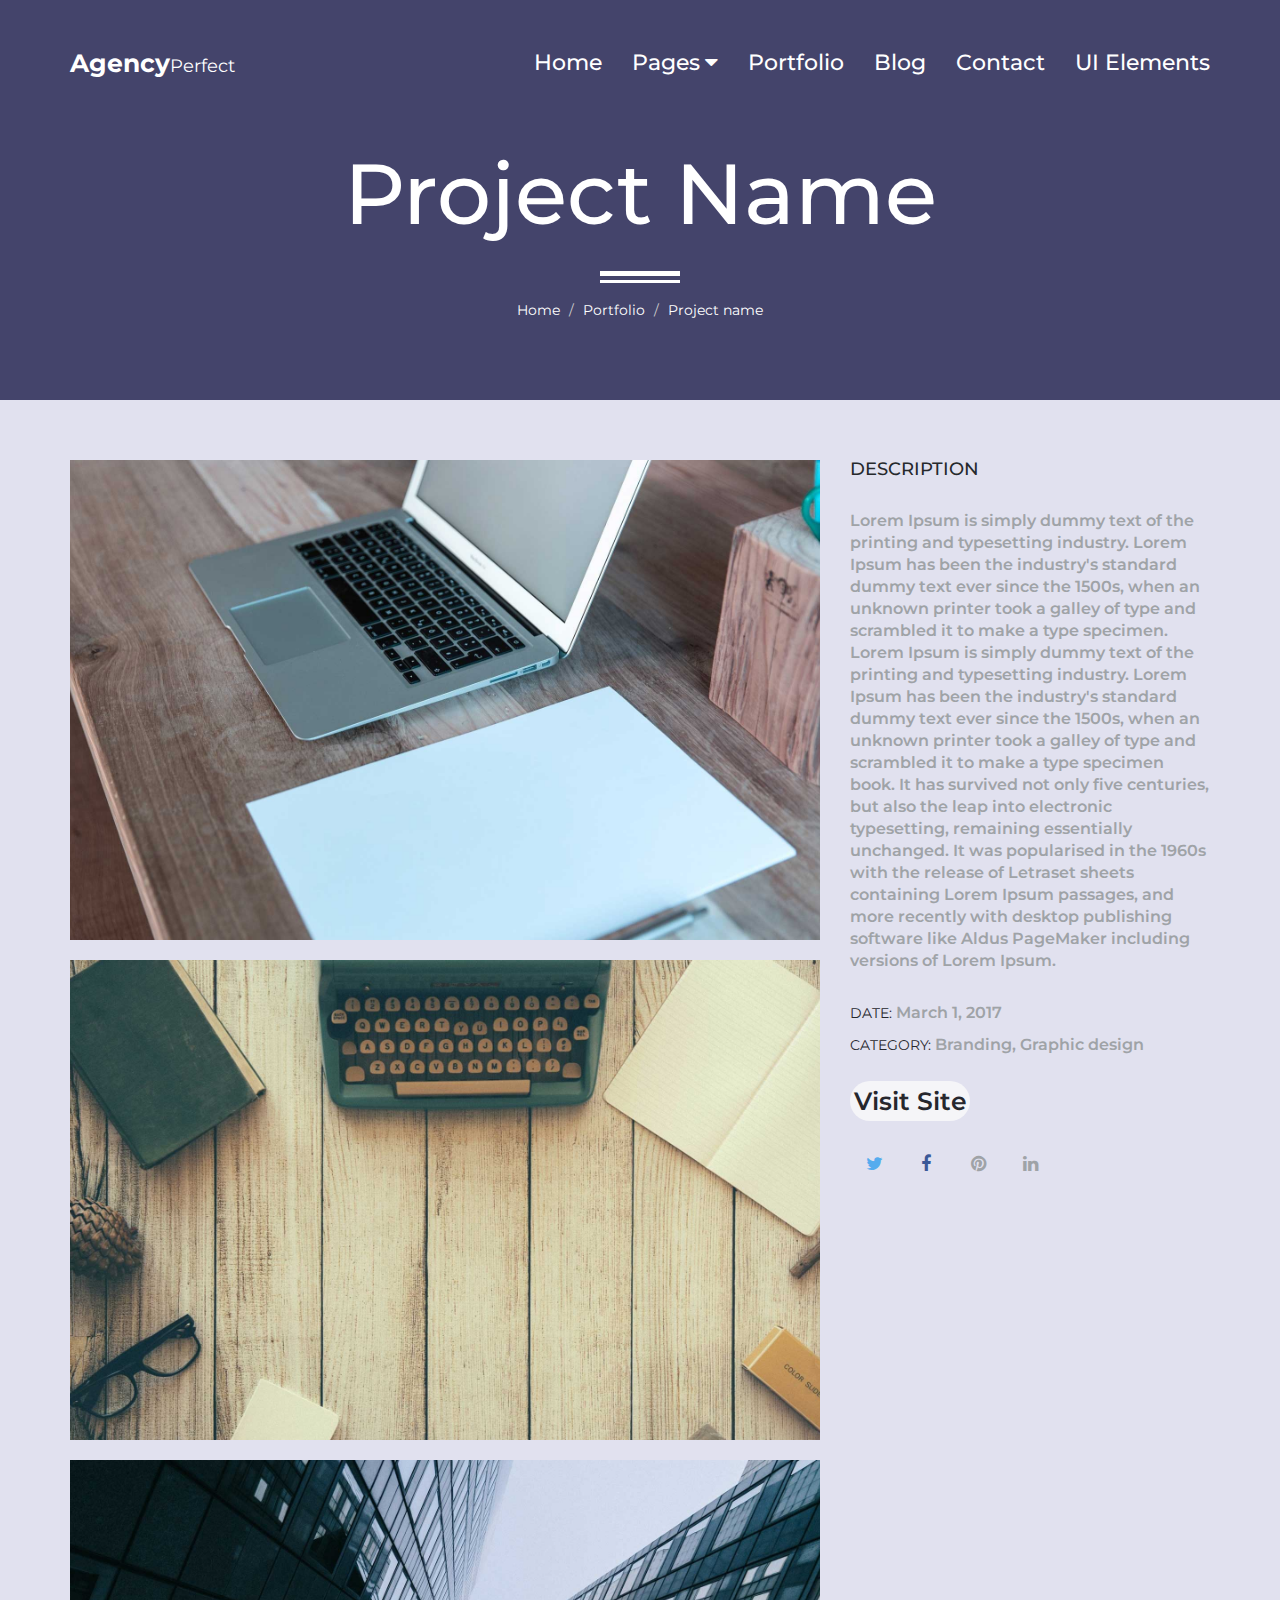
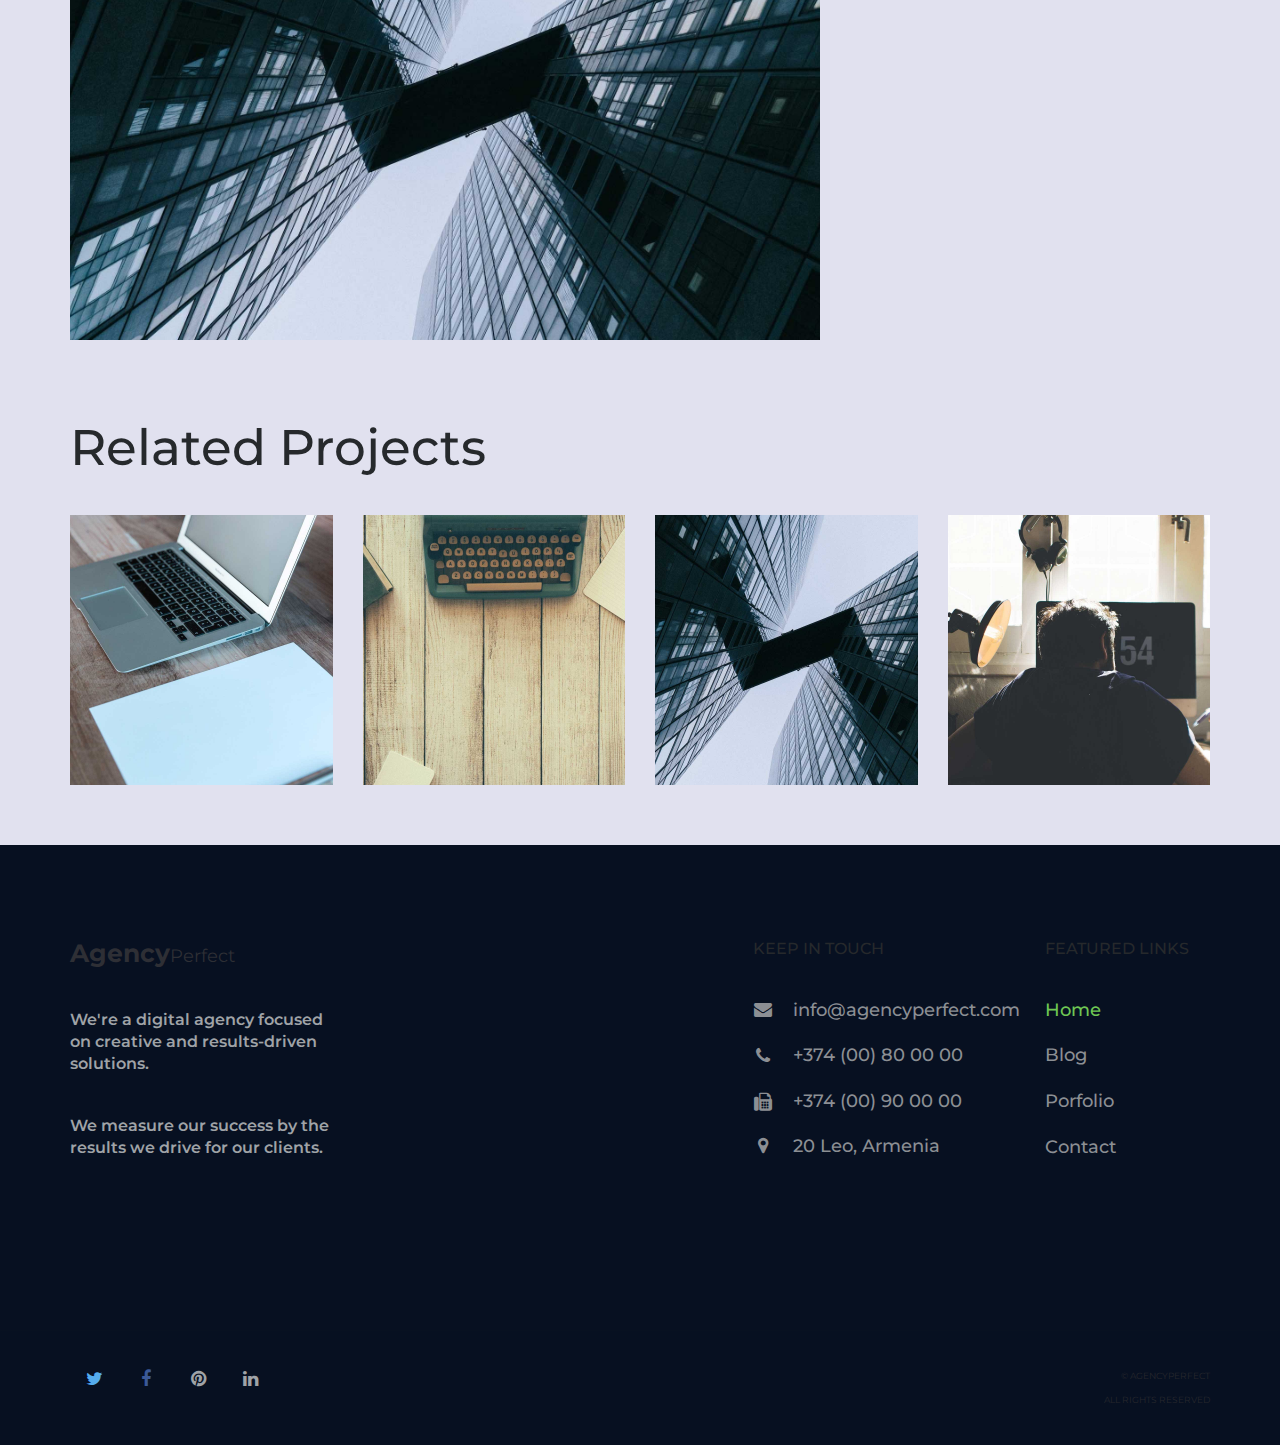
<file: portfolio-item.html>
<!DOCTYPE html>
<html lang="en">
<head>

    <!-- Basic Page Needs
    ================================================== -->
    <meta http-equiv="Content-Type" content="text/html; charset=utf-8">
    <meta http-equiv="X-UA-Compatible" content="IE=edge">

    <title>Portfolio | Agency Perfect</title>

    <meta name="description" content="">
    <meta name="author" content="">
    <meta name="keywords" content="">

    <!-- Mobile Specific Metas
    ================================================== -->
    <meta name="viewport" content="width=device-width, minimum-scale=1.0, maximum-scale=1.0">
    <meta name="apple-mobile-web-app-capable" content="yes">

    <!-- Fonts -->
    <link href="https://fonts.googleapis.com/css?family=Montserrat:300,300i,400,600,700" rel="stylesheet">
    <link rel="stylesheet" href="http://cdnjs.cloudflare.com/ajax/libs/font-awesome/4.4.0/css/font-awesome.min.css">

    <!-- Favicon
    ================================================== -->
    <link rel="apple-touch-icon" sizes="180x180" href="assets/img/apple-touch-icon.png">
    <link rel="icon" type="image/png" sizes="16x16" href="assets/img/favicon.png">

    <!-- Stylesheets
    ================================================== -->
    <!-- Bootstrap core CSS -->
    <link href="assets/css/bootstrap.min.css" rel="stylesheet">

    <!-- Custom styles for this template -->
    <link href="assets/css/style.css" rel="stylesheet">
    <link href="assets/css/responsive.css" rel="stylesheet">

    <!-- HTML5 shim and Respond.js IE8 support of HTML5 elements and media queries -->
    <!--[if lt IE 9]>
    <script src="https://oss.maxcdn.com/libs/html5shiv/3.7.0/html5shiv.js"></script>
    <script src="https://oss.maxcdn.com/libs/respond.js/1.4.2/respond.min.js"></script>
    <![endif]-->

</head>
<body>

    <header id="masthead" class="site-header site-header-white">
        <nav id="primary-navigation" class="site-navigation">
            <div class="container">

                <div class="navbar-header">
                   
                    <a href="index.html" class="site-title"><span>Agency</span>Perfect</a>

                </div><!-- /.navbar-header -->

                <div class="collapse navbar-collapse" id="agency-navbar-collapse">

                    <ul class="nav navbar-nav navbar-right">

                        <li><a href="index.html">Home</a></li>
                        <li class="dropdown"><a href="#" class="dropdown-toggle" data-toggle="dropdown">Pages<i class="fa fa-caret-down hidden-xs" aria-hidden="true"></i></a>

                            <ul class="dropdown-menu" role="menu" aria-labelledby="menu1">
                              <li><a href="portfolio.html">Portfolio</a></li>
                              <li><a href="blog.html">Blog</a></li>
                            </ul>

                        </li>
                        <li><a href="portfolio.html">Portfolio</a></li>
                        <li><a href="blog.html">Blog</a></li>
                        <li><a href="contact.html">Contact</a></li>
                        <li><a href="ui-elements.html">UI Elements</a></li>

                    </ul>

                </div>

            </div>   
        </nav><!-- /.site-navigation -->
    </header><!-- /#mastheaed -->

    <div id="hero" class="hero overlay subpage-hero portfolio-hero">
        <div class="hero-content">
            <div class="hero-text">
                <h1>Project Name</h1>
                <ol class="breadcrumb">
                  <li class="breadcrumb-item"><a href="index.html">Home</a></li>
                  <li class="breadcrumb-item"><a href="portfolio.html">Portfolio</a></li>
                  <li class="breadcrumb-item active">Project name</li>
                </ol>
            </div><!-- /.hero-text -->
        </div><!-- /.hero-content -->
    </div><!-- /.hero -->

    <main id="main" class="site-main">

        <section class="site-section subpage-site-section section-project">

            <div class="container">
                <div class="row">
                    <div class="col-md-8">
                        <div class="project-img">
                            <img src="assets/img/portfolio-1.jpg" class="img-res" alt="">
                        </div><!-- /.project-img -->
                        <div class="project-img">
                            <img src="assets/img/portfolio-2.jpg" class="img-res" alt="">
                        </div><!-- /.project-img -->
                        <div class="project-img">
                            <img src="assets/img/portfolio-3.jpg" class="img-res" alt="">
                        </div><!-- /.project-img -->

                    </div>
                    <aside class="col-md-4">
                        <div class="project-info">
                            <h5>Description</h5>

                            <p class="project-description">Lorem Ipsum is simply dummy text of the printing and typesetting industry. Lorem Ipsum has been the industry's standard dummy text ever since the 1500s, when an unknown printer took a galley of type and scrambled it to make a type specimen. Lorem Ipsum is simply dummy text of the printing and typesetting industry. Lorem Ipsum has been the industry's standard dummy text ever since the 1500s, when an unknown printer took a galley of type and scrambled it to make a type specimen book. It has survived not only five centuries, but also the leap into electronic typesetting, remaining essentially unchanged. It was popularised in the 1960s with the release of Letraset sheets containing Lorem Ipsum passages, and more recently with desktop publishing software like Aldus PageMaker including versions of Lorem Ipsum.</p>

                            <div class="project-date-category">
                                <p><span>Date:</span> March 1, 2017</p>
                                <p><span>Category:</span> Branding, Graphic design</p>
                            </div><!-- /.project-cat -->

                            <a href="#" class="btn btn-gray">Visit Site</a>

                            <div class="social-links">
                                <a class="twitter-bg" href="#"><i class="fa fa-twitter"></i></a>
                                <a class="facebook-bg" href="#"><i class="fa fa-facebook"></i></a>
                                <a class="pinterest" href="#"><i class="fa fa-pinterest"></i></a>
                                <a class="linkedin-bg" href="#"><i class="fa fa-linkedin"></i></a>
                            </div><!-- /.social-links -->
                            
                        </div><!-- /.project-description -->
                    </aside>
                </div>
            </div>
            
        </section><!-- /.section-project -->

        <section class="site-section subpage-site-section section-related-projects">
            <div class="container">
                <div class="text-left">
                    <h2>Related Projects</h2>
                </div>
                <div class="row">
                    <div class="col-lg-3 col-md-4 col-xs-6">
                        <div class="portfolio-item">
                            <img src="assets/img/portfolio-1.jpg" class="img-res" alt="">
                            <h4 class="portfolio-item-title">Portfolio item</h4>
                            <a href="portfolio-item.html"><i class="fa fa-arrow-right" aria-hidden="true"></i></a>
                        </div><!-- /.portfolio-item -->
                    </div>
                    <div class="col-lg-3 col-md-4 col-xs-6">
                        <div class="portfolio-item">
                            <img src="assets/img/portfolio-2.jpg" class="img-res" alt="">
                            <h4 class="portfolio-item-title">Portfolio item</h4>
                            <a href="portfolio-item.html"><i class="fa fa-arrow-right" aria-hidden="true"></i></a>
                        </div><!-- /.portfolio-item -->
                    </div>
                    <div class="col-lg-3 col-md-4 col-xs-6">
                        <div class="portfolio-item">
                            <img src="assets/img/portfolio-3.jpg" class="img-res" alt="">
                            <h4 class="portfolio-item-title">Portfolio item</h4>
                            <a href="portfolio-item.html"><i class="fa fa-arrow-right" aria-hidden="true"></i></a>
                        </div><!-- /.portfolio-item -->
                    </div>
                    <div class="col-lg-3 col-md-4 col-xs-6">
                        <div class="portfolio-item">
                            <img src="assets/img/portfolio-4.jpg" class="img-res" alt="">
                            <h4 class="portfolio-item-title">Portfolio item</h4>
                            <a href="portfolio-item.html"><i class="fa fa-arrow-right" aria-hidden="true"></i></a>
                        </div><!-- /.portfolio-item -->
                    </div>
                </div>
            </div>
        </section><!-- /.section-portfolio -->

    </main><!-- /#main -->

    <footer id="colophon" class="site-footer">
        <div class="container">
            <div class="row">
                <div class="col-md-3 col-sm-4 col-xs-6">
                    <a class="site-title"><span>Agency</span>Perfect</a>
                    <p>We're a digital agency focused on creative and results-driven solutions.</p>
                    <p>We measure our success by the results we drive for our clients.</p>
                </div>
                <div class="col-lg-offset-4 col-md-3 col-sm-4 col-md-offset-2 col-sm-offset-0 col-xs-6 ">
                    <h3>Keep in touch</h3>
                    <ul class="list-unstyled contact-links">
                        <li><i class="fa fa-envelope" aria-hidden="true"></i><a href="mailto:info@agencyperfect.com">info@agencyperfect.com</a></li>
                        <li><i class="fa fa-phone" aria-hidden="true"></i><a href="tel:+37400800000">+374 (00) 80 00 00 </a></li>
                        <li><i class="fa fa-fax" aria-hidden="true"></i><a href="+37400900000">+374 (00) 90 00 00</a></li>
                        <li><i class="fa fa-map-marker" aria-hidden="true"></i><p>20 Leo, Armenia</p></li>
                    </ul>
                </div>
                <div class="clearfix visible-xs"></div>
                <div class="col-lg-2 col-md-3 col-sm-4 col-xs-6">
                    <h3>Featured links</h3>
                    <ul class="list-unstyled">
                        <li class="active"><a href="index.html">Home</a></li>
                        <li><a href="blog.html">Blog</a></li>
                        <li><a href="portfolio.html">Porfolio</a></li>
                        <li><a href="contact.html">Contact</a></li>
                    </ul>
                </div>
            </div>
        </div>
        <div class="copyright">
            <div class="container">
                <div class="row">
                    <div class="col-xs-8">
                        <div class="social-links">
                            <a class="twitter-bg" href="#"><i class="fa fa-twitter"></i></a>
                            <a class="facebook-bg" href="#"><i class="fa fa-facebook"></i></a>
                            <a class="pinterest" href="#"><i class="fa fa-pinterest"></i></a>
                            <a class="linkedin-bg" href="#"><i class="fa fa-linkedin"></i></a>
                        </div><!-- /.social-links -->
                    </div>
                    <div class="col-xs-4">
                        <div class="text-right">
                            <p>&copy; AgencyPerfect</p>
                            <p>All Rights Reserved</p>
                        </div>
                    </div>
                </div>
            </div>
        </div><!-- /.copyright -->
    </footer><!-- /#footer -->



    <!-- Bootstrap core JavaScript
    ================================================== -->
    <!-- Placed at the end of the document so the pages load faster -->
    <script src="https://ajax.googleapis.com/ajax/libs/jquery/3.1.1/jquery.min.js"></script>
    <script src="assets/js/bootstrap.min.js"></script>
    <script src="assets/js/bootstrap-select.min.js"></script>
    <script src="assets/js/jquery.slicknav.min.js"></script>
    <script src="assets/js/jquery.countTo.min.js"></script>
    <script src="assets/js/jquery.shuffle.min.js"></script>
    <script src="assets/js/script.js"></script>
  
</body>
</html>
</file>
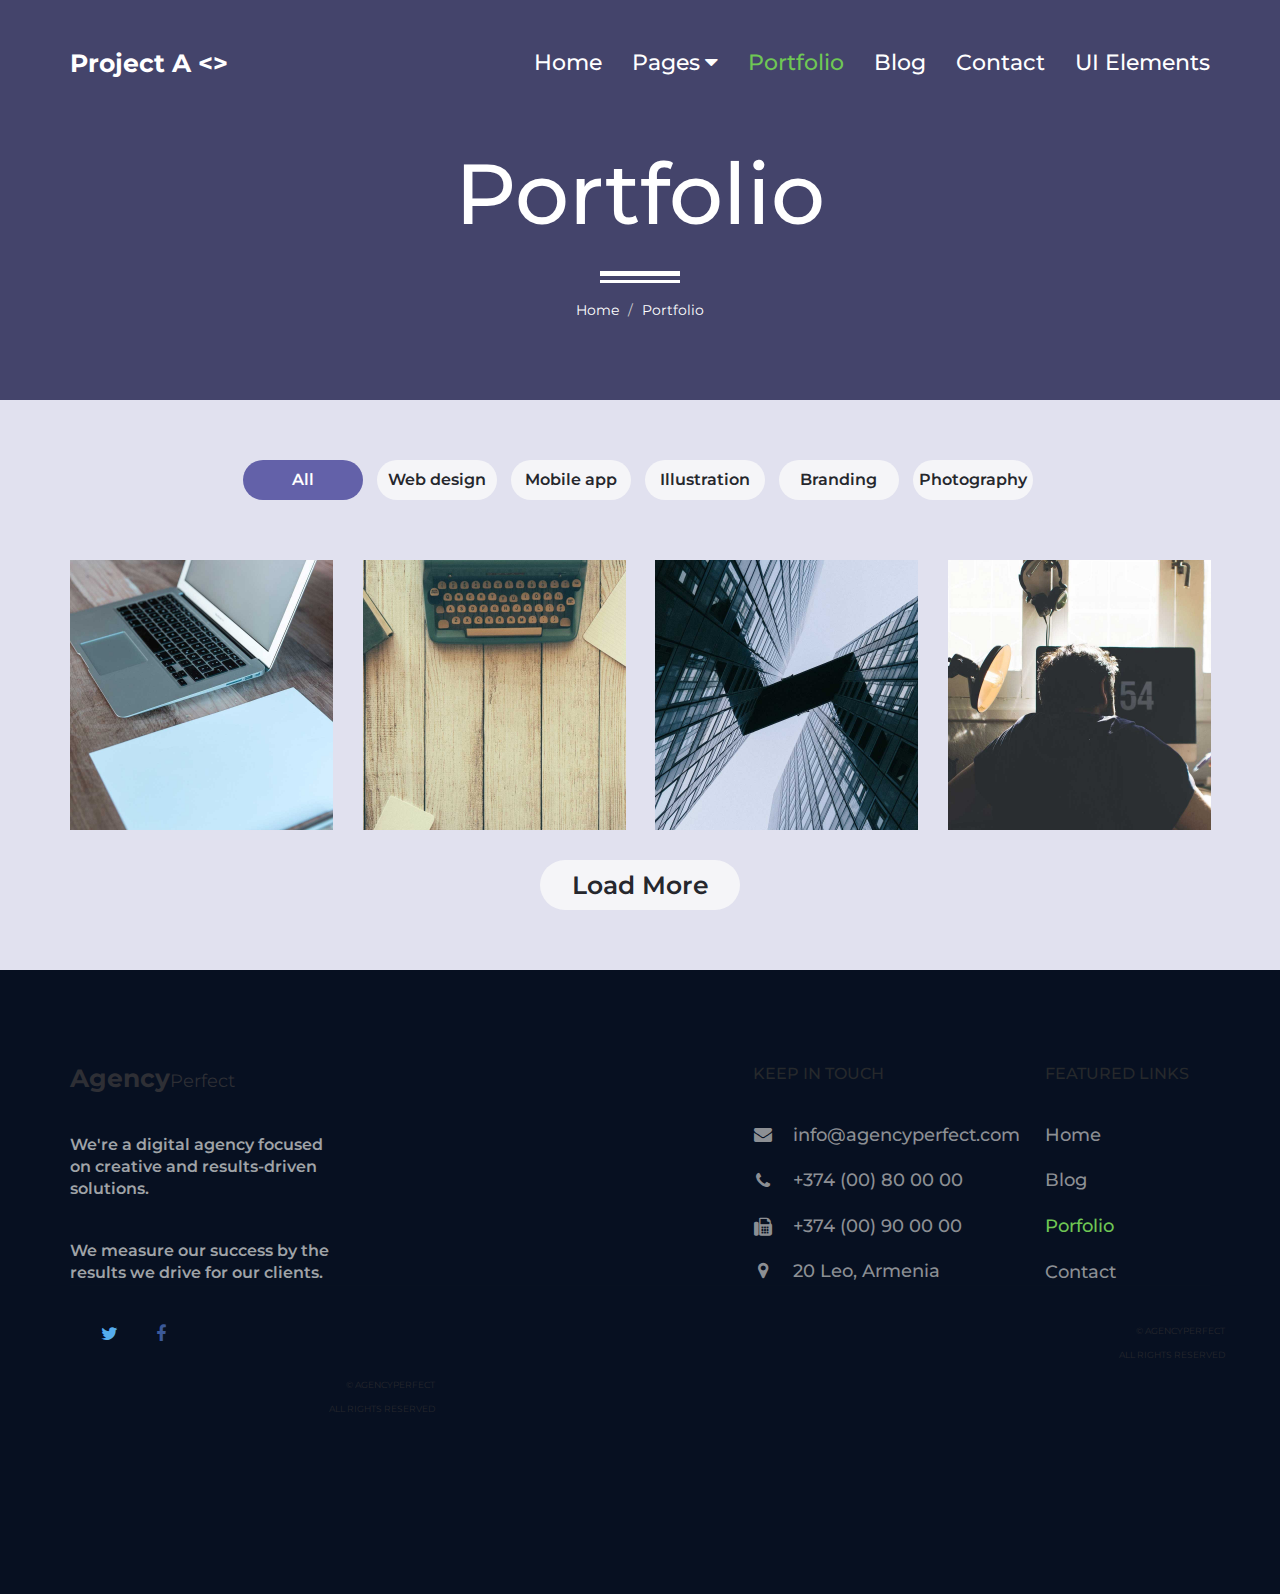
<file: portfolio.html>
<!DOCTYPE html>
<html lang="en">
  <head>
    <!-- Basic Page Needs
    ================================================== -->
    <meta http-equiv="Content-Type" content="text/html; charset=utf-8" />
    <meta http-equiv="X-UA-Compatible" content="IE=edge" />

    <title>Portfolio | Agency Perfect</title>

    <meta name="description" content="" />
    <meta name="author" content="" />
    <meta name="keywords" content="" />

    <!-- Mobile Specific Metas
    ================================================== -->
    <meta
      name="viewport"
      content="width=device-width, minimum-scale=1.0, maximum-scale=1.0"
    />
    <meta name="apple-mobile-web-app-capable" content="yes" />

    <!-- Fonts -->
    <link
      href="https://fonts.googleapis.com/css?family=Montserrat:300,300i,400,600,700"
      rel="stylesheet"
    />
    <link
      rel="stylesheet"
      href="http://cdnjs.cloudflare.com/ajax/libs/font-awesome/4.4.0/css/font-awesome.min.css"
    />

    <!-- Favicon
    ================================================== -->
    <link
      rel="apple-touch-icon"
      sizes="180x180"
      href="assets/img/apple-touch-icon.png"
    />
    <link
      rel="icon"
      type="image/png"
      sizes="16x16"
      href="assets/img/favicon.png"
    />

    <!-- Stylesheets
    ================================================== -->
    <!-- Bootstrap core CSS -->
    <link href="assets/css/bootstrap.min.css" rel="stylesheet" />

    <!-- Custom styles for this template -->
    <link href="assets/css/style.css" rel="stylesheet" />
    <link href="assets/css/responsive.css" rel="stylesheet" />

    <!-- HTML5 shim and Respond.js IE8 support of HTML5 elements and media queries -->
    <!--[if lt IE 9]>
      <script src="https://oss.maxcdn.com/libs/html5shiv/3.7.0/html5shiv.js"></script>
      <script src="https://oss.maxcdn.com/libs/respond.js/1.4.2/respond.min.js"></script>
    <![endif]-->
  </head>
  <body>
    <header id="masthead" class="site-header site-header-white">
      <nav id="primary-navigation" class="site-navigation">
        <div class="container">
          <div class="navbar-header">
            <a href="index.html" class="site-title"
              ><span>Project A <></span></a
            >
          </div>
          <!-- /.navbar-header -->

          <div class="collapse navbar-collapse" id="agency-navbar-collapse">
            <ul class="nav navbar-nav navbar-right">
              <li><a href="index.html">Home</a></li>
              <li class="dropdown">
                <a href="#" class="dropdown-toggle" data-toggle="dropdown"
                  >Pages<i
                    class="fa fa-caret-down hidden-xs"
                    aria-hidden="true"
                  ></i
                ></a>

                <ul class="dropdown-menu" role="menu" aria-labelledby="menu1">
                  <li><a href="portfolio.html">Portfolio</a></li>
                  <li><a href="blog.html">Blog</a></li>
                </ul>
              </li>
              <li class="active"><a href="portfolio.html">Portfolio</a></li>
              <li><a href="blog.html">Blog</a></li>
              <li><a href="contact.html">Contact</a></li>
              <li><a href="ui-elements.html">UI Elements</a></li>
            </ul>
          </div>
        </div>
      </nav>
      <!-- /.site-navigation -->
    </header>
    <!-- /#mastheaed -->

    <div id="hero" class="hero overlay subpage-hero portfolio-hero">
      <div class="hero-content">
        <div class="hero-text">
          <h1>Portfolio</h1>
          <ol class="breadcrumb">
            <li class="breadcrumb-item"><a href="#">Home</a></li>
            <li class="breadcrumb-item active">Portfolio</li>
          </ol>
        </div>
        <!-- /.hero-text -->
      </div>
      <!-- /.hero-content -->
    </div>
    <!-- /.hero -->

    <main id="main" class="site-main">
      <section class="site-section subpage-site-section section-portfolio">
        <div class="container">
          <ul class="portfolio-sorting list-inline text-center">
            <li>
              <a href="#" class="btn btn-gray active" data-group="all">All</a>
            </li>
            <li>
              <a href="#" class="btn btn-gray" data-group="webdesign"
                >Web design</a
              >
            </li>
            <li>
              <a href="#" class="btn btn-gray" data-group="mobileapp"
                >Mobile app</a
              >
            </li>
            <li>
              <a href="#" class="btn btn-gray" data-group="illustration"
                >Illustration</a
              >
            </li>
            <li>
              <a href="#" class="btn btn-gray" data-group="branding"
                >Branding</a
              >
            </li>
            <li>
              <a href="#" class="btn btn-gray" data-group="photography"
                >Photography</a
              >
            </li>
          </ul>
          <!-- /.portfolio-sorting  -->

          <div id="grid" class="row">
            <div class="col-lg-3 col-md-4 col-xs-6" data-groups='["webdesign"]'>
              <div class="portfolio-item">
                <img src="assets/img/portfolio-1.jpg" class="img-res" alt="" />
                <h4 class="portfolio-item-title">Portfolio item</h4>
                <a href="portfolio-item.html"
                  ><i class="fa fa-arrow-right" aria-hidden="true"></i
                ></a>
              </div>
              <!-- /.portfolio-item -->
            </div>
            <div class="col-lg-3 col-md-4 col-xs-6" data-groups='["mobileapp"]'>
              <div class="portfolio-item">
                <img src="assets/img/portfolio-2.jpg" class="img-res" alt="" />
                <h4 class="portfolio-item-title">Portfolio item</h4>
                <a href="portfolio-item.html"
                  ><i class="fa fa-arrow-right" aria-hidden="true"></i
                ></a>
              </div>
              <!-- /.portfolio-item -->
            </div>
            <div
              class="col-lg-3 col-md-4 col-xs-6"
              data-groups='["illustration"]'
            >
              <div class="portfolio-item">
                <img src="assets/img/portfolio-3.jpg" class="img-res" alt="" />
                <h4 class="portfolio-item-title">Portfolio item</h4>
                <a href="portfolio-item.html"
                  ><i class="fa fa-arrow-right" aria-hidden="true"></i
                ></a>
              </div>
              <!-- /.portfolio-item -->
            </div>
            <div class="col-lg-3 col-md-4 col-xs-6" data-groups='["branding"]'>
              <div class="portfolio-item">
                <img src="assets/img/portfolio-4.jpg" class="img-res" alt="" />
                <h4 class="portfolio-item-title">Portfolio item</h4>
                <a href="portfolio-item.html"
                  ><i class="fa fa-arrow-right" aria-hidden="true"></i
                ></a>
              </div>
              <!-- /.portfolio-item -->
            </div>
            <div
              class="col-lg-3 col-md-4 col-xs-6"
              data-groups='["photography"]'
            >
              <div class="portfolio-item">
                <img src="assets/img/portfolio-5.jpg" class="img-res" alt="" />
                <h4 class="portfolio-item-title">Portfolio item</h4>
                <a href="portfolio-item.html"
                  ><i class="fa fa-arrow-right" aria-hidden="true"></i
                ></a>
              </div>
              <!-- /.portfolio-item -->
            </div>
            <div
              class="col-lg-3 col-md-4 col-xs-6"
              data-groups='["illustration"]'
            >
              <div class="portfolio-item">
                <img src="assets/img/portfolio-6.jpg" class="img-res" alt="" />
                <h4 class="portfolio-item-title">Portfolio item</h4>
                <a href="portfolio-item.html"
                  ><i class="fa fa-arrow-right" aria-hidden="true"></i
                ></a>
              </div>
              <!-- /.portfolio-item -->
            </div>
            <div class="col-lg-3 col-md-4 col-xs-6" data-groups='["mobileapp"]'>
              <div class="portfolio-item">
                <img src="assets/img/portfolio-7.jpg" class="img-res" alt="" />
                <h4 class="portfolio-item-title">Portfolio item</h4>
                <a href="portfolio-item.html"
                  ><i class="fa fa-arrow-right" aria-hidden="true"></i
                ></a>
              </div>
              <!-- /.portfolio-item -->
            </div>
            <div class="col-lg-3 col-md-4 col-xs-6" data-groups='["uiux"]'>
              <div class="portfolio-item">
                <img src="assets/img/portfolio-8.jpg" class="img-res" alt="" />
                <h4 class="portfolio-item-title">Portfolio item</h4>
                <a href="portfolio-item.html"
                  ><i class="fa fa-arrow-right" aria-hidden="true"></i
                ></a>
              </div>
              <!-- /.portfolio-item -->
            </div>
            <div class="col-lg-3 col-md-4 col-xs-6" data-groups='["mobileapp"]'>
              <div class="portfolio-item">
                <img src="assets/img/portfolio-9.jpg" class="img-res" alt="" />
                <h4 class="portfolio-item-title">Portfolio item</h4>
                <a href="portfolio-item.html"
                  ><i class="fa fa-arrow-right" aria-hidden="true"></i
                ></a>
              </div>
              <!-- /.portfolio-item -->
            </div>
            <div
              class="col-lg-3 col-md-4 col-xs-6"
              data-groups='["photography"]'
            >
              <div class="portfolio-item">
                <img src="assets/img/portfolio-10.jpg" class="img-res" alt="" />
                <h4 class="portfolio-item-title">Portfolio item</h4>
                <a href="portfolio-item.html"
                  ><i class="fa fa-arrow-right" aria-hidden="true"></i
                ></a>
              </div>
              <!-- /.portfolio-item -->
            </div>
            <div class="col-lg-3 col-md-4 col-xs-6" data-groups='["branding"]'>
              <div class="portfolio-item">
                <img src="assets/img/portfolio-11.jpg" class="img-res" alt="" />
                <h4 class="portfolio-item-title">Portfolio item</h4>
                <a href="portfolio-item.html"
                  ><i class="fa fa-arrow-right" aria-hidden="true"></i
                ></a>
              </div>
              <!-- /.portfolio-item -->
            </div>
            <div class="col-lg-3 col-md-4 col-xs-6" data-groups='["webdesign"]'>
              <div class="portfolio-item">
                <img src="assets/img/portfolio-12.jpg" class="img-res" alt="" />
                <h4 class="portfolio-item-title">Portfolio item</h4>
                <a href="portfolio-item.html"
                  ><i class="fa fa-arrow-right" aria-hidden="true"></i
                ></a>
              </div>
              <!-- /.portfolio-item -->
            </div>
          </div>
          <div class="text-center">
            <a class="btn btn-gray" href="#" id="loadMore">Load More</a>
          </div>
        </div>
      </section>
      <!-- /.section-portfolio -->
    </main>
    <!-- /#main -->

    <footer id="colophon" class="site-footer">
      <div class="container">
        <div class="row">
          <div class="col-md-3 col-sm-4 col-xs-6">
            <a class="site-title"><span>Agency</span>Perfect</a>
            <p>
              We're a digital agency focused on creative and results-driven
              solutions.
            </p>
            <p>
              We measure our success by the results we drive for our clients.
            </p>
          </div>
          <div
            class="col-lg-offset-4 col-md-3 col-sm-4 col-md-offset-2 col-sm-offset-0 col-xs-6"
          >
            <h3>Keep in touch</h3>
            <ul class="list-unstyled contact-links">
              <li>
                <i class="fa fa-envelope" aria-hidden="true"></i
                ><a href="mailto:info@agencyperfect.com"
                  >info@agencyperfect.com</a
                >
              </li>
              <li>
                <i class="fa fa-phone" aria-hidden="true"></i
                ><a href="tel:+37400800000">+374 (00) 80 00 00 </a>
              </li>
              <li>
                <i class="fa fa-fax" aria-hidden="true"></i
                ><a href="+37400900000">+374 (00) 90 00 00</a>
              </li>
              <li>
                <i class="fa fa-map-marker" aria-hidden="true"></i>
                <p>20 Leo, Armenia</p>
              </li>
            </ul>
          </div>
          <div class="clearfix visible-xs"></div>
          <div class="col-lg-2 col-md-3 col-sm-4 col-xs-6">
            <h3>Featured links</h3>
            <ul class="list-unstyled">
              <li><a href="index.html">Home</a></li>
              <li><a href="blog.html">Blog</a></li>
              <li class="active"><a href="portfolio.html">Porfolio</a></li>
              <li><a href="contact.html">Contact</a></li>
            </ul>
          </div>
        </div>
        <div class="copyright">
            <div class="container">
                <div class="row">
                    <div class="col-xs-8">
                        <div class="social-links">
                            <a class="twitter-bg" href="#"><i class="fa fa-twitter"></i></a>
                            <a class="facebook-bg" href="#"><i class="fa fa-facebook"></i></a>
                        </div><!-- /.social-links -->
                    </div>
                    <div class="col-xs-4">
                        <div class="text-right">
                            <p>&copy; AgencyPerfect</p>
                            <p>All Rights Reserved</p>
                        </div>
                    </div>
                </div>
            </div>
            <div class="col-xs-4">
              <div class="text-right">
                <p>&copy; AgencyPerfect</p>
                <p>All Rights Reserved</p>
              </div>
            </div>
          </div>
        </div>
      </div>
      <!-- /.copyright -->
    </footer>
    <!-- /#footer -->

    <!-- Bootstrap core JavaScript
    ================================================== -->
    <!-- Placed at the end of the document so the pages load faster -->
    <script src="https://ajax.googleapis.com/ajax/libs/jquery/3.1.1/jquery.min.js"></script>
    <script src="assets/js/bootstrap.min.js"></script>
    <script src="assets/js/bootstrap-select.min.js"></script>
    <script src="assets/js/jquery.slicknav.min.js"></script>
    <script src="assets/js/jquery.countTo.min.js"></script>
    <script src="assets/js/jquery.shuffle.min.js"></script>
    <script src="assets/js/script.js"></script>
  </body>
</html>
</file>
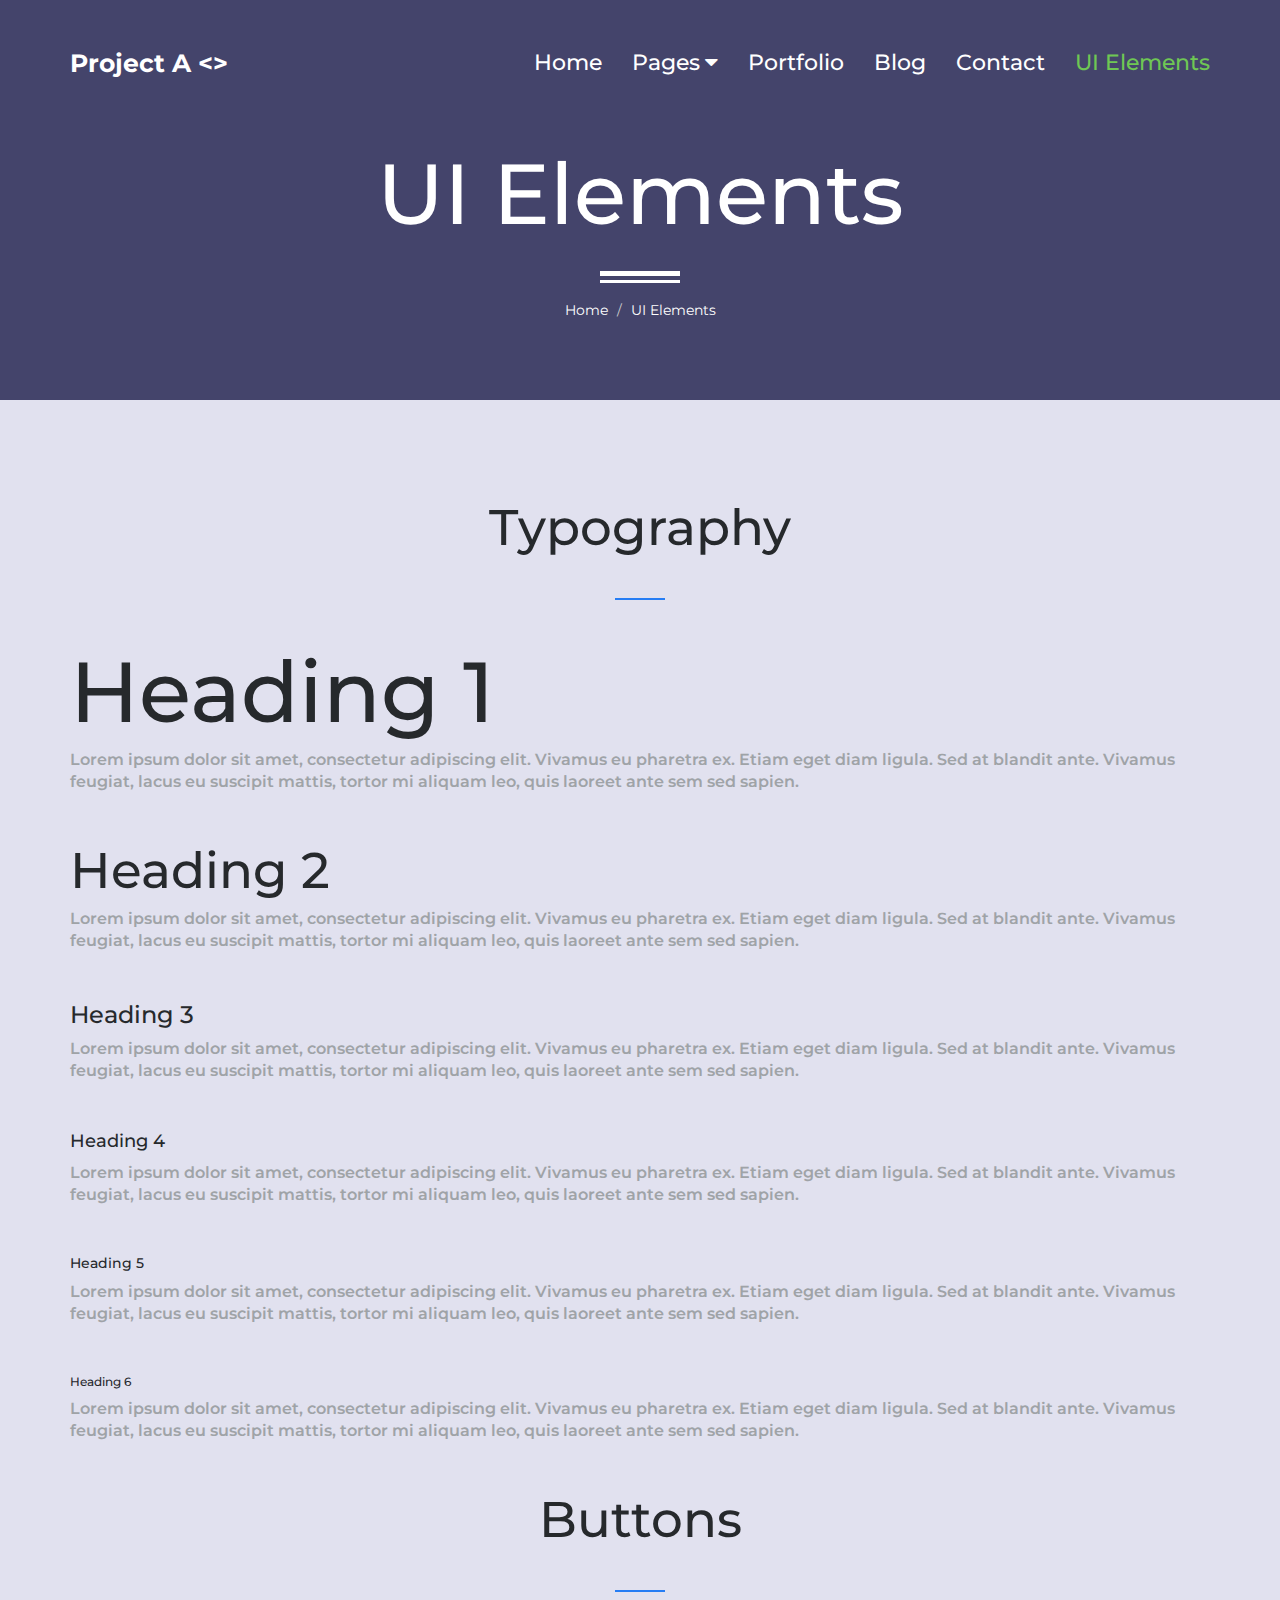
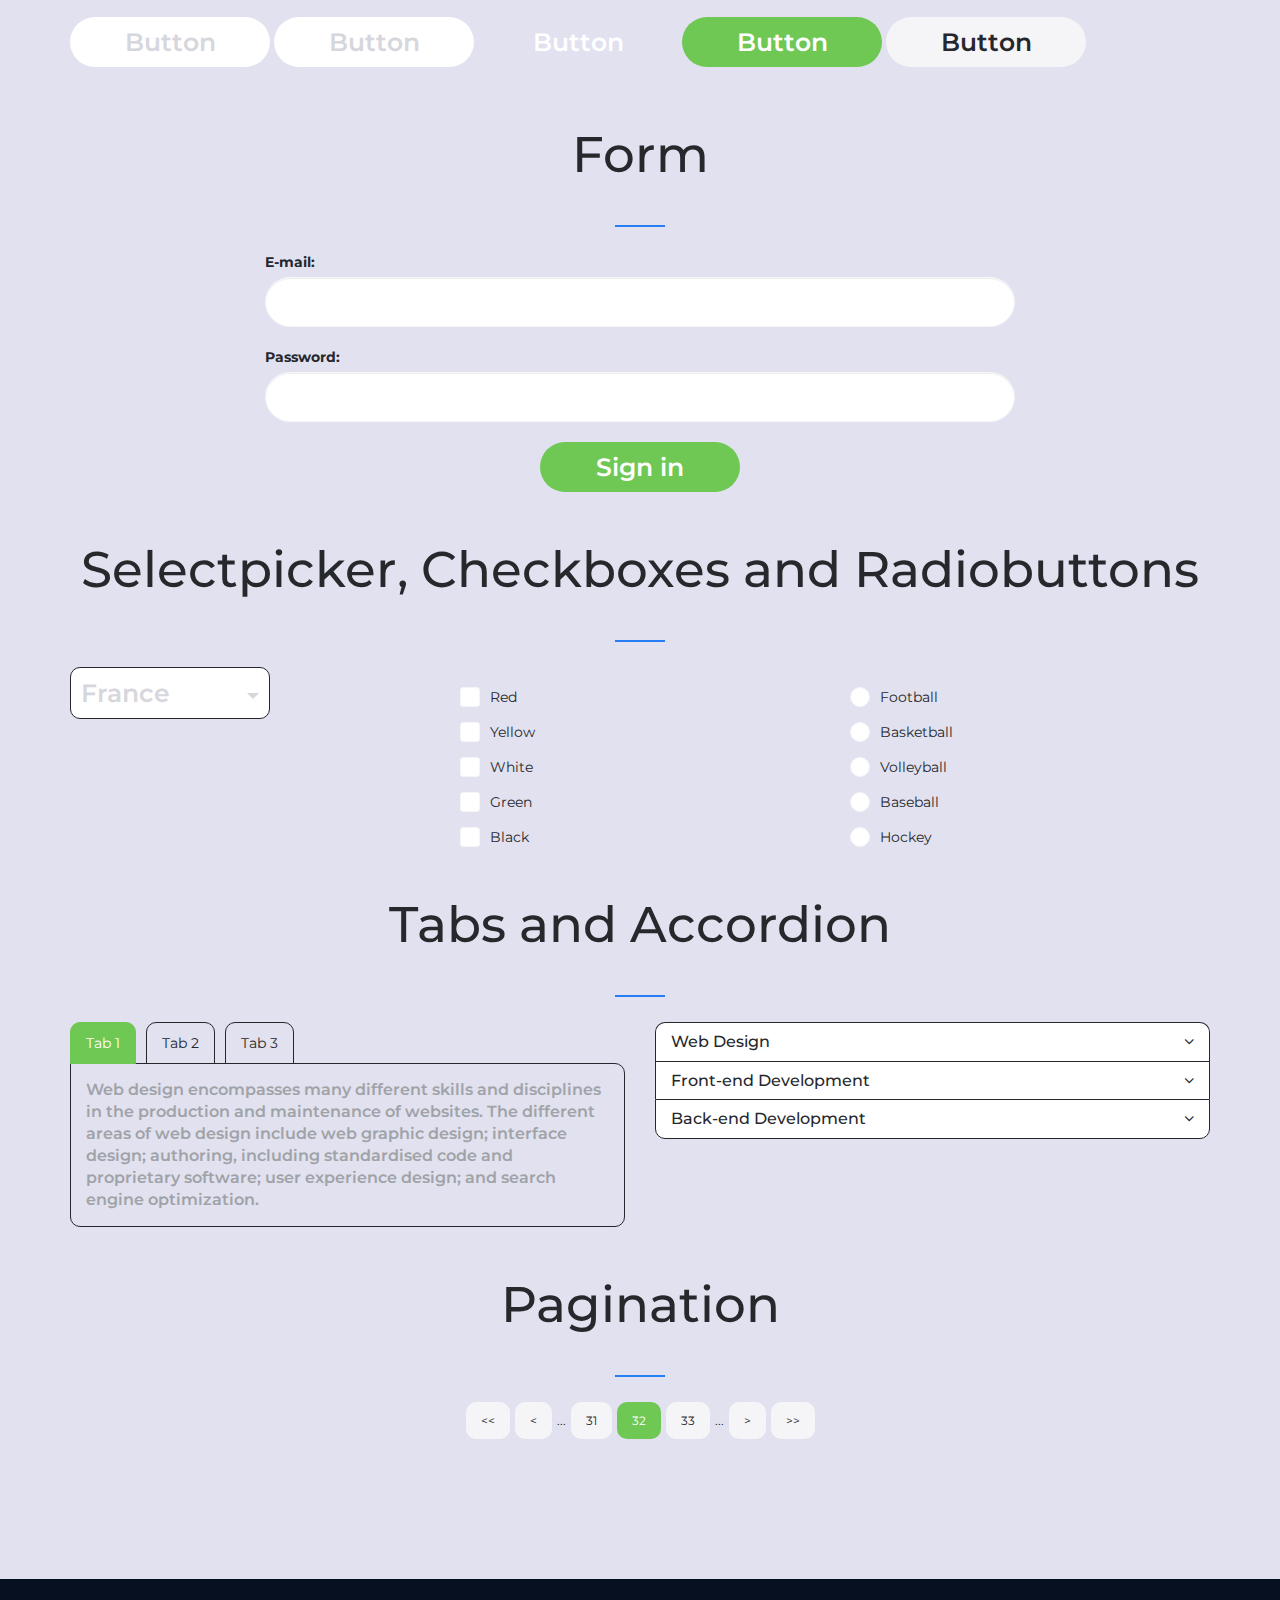
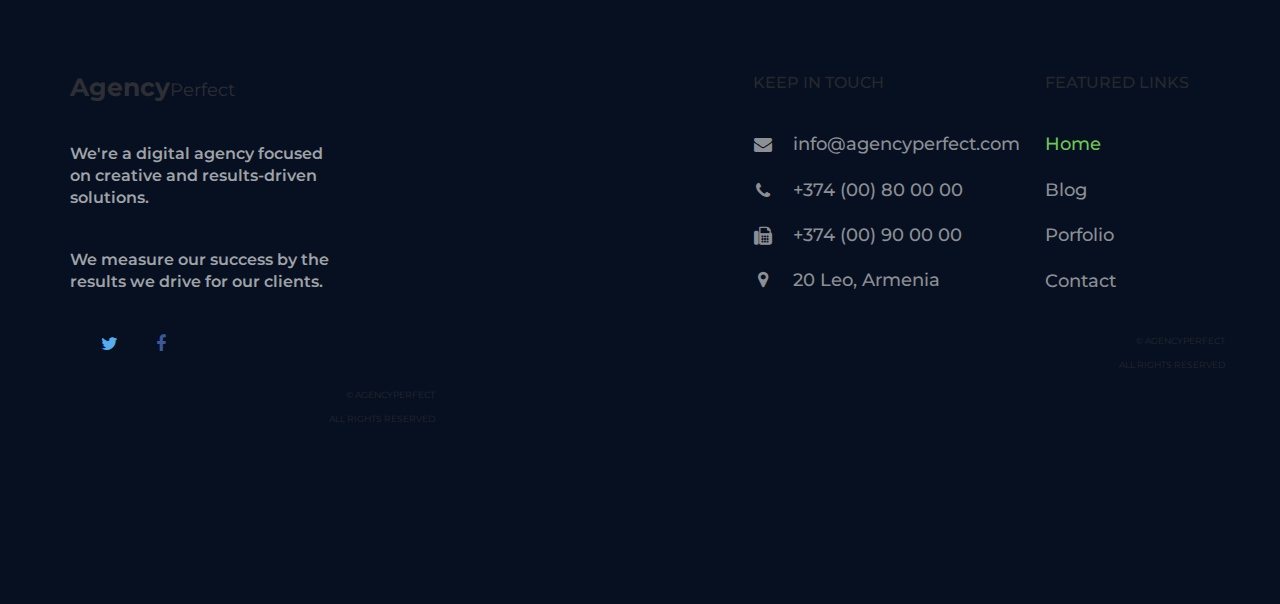
<file: ui-elements.html>
<!DOCTYPE html>
<html lang="en">
  <head>
    <!-- Basic Page Needs
    ================================================== -->
    <meta http-equiv="Content-Type" content="text/html; charset=utf-8" />
    <meta http-equiv="X-UA-Compatible" content="IE=edge" />

    <title>UI Elements | Agency Perfect</title>

    <meta name="description" content="" />
    <meta name="author" content="" />
    <meta name="keywords" content="" />

    <!-- Mobile Specific Metas
    ================================================== -->
    <meta
      name="viewport"
      content="width=device-width, minimum-scale=1.0, maximum-scale=1.0"
    />
    <meta name="apple-mobile-web-app-capable" content="yes" />

    <!-- Fonts -->
    <link
      href="https://fonts.googleapis.com/css?family=Montserrat:300,300i,400,600,700"
      rel="stylesheet"
    />
    <link
      rel="stylesheet"
      href="http://cdnjs.cloudflare.com/ajax/libs/font-awesome/4.4.0/css/font-awesome.min.css"
    />

    <!-- Favicon
    ================================================== -->
    <link
      rel="apple-touch-icon"
      sizes="180x180"
      href="assets/img/apple-touch-icon.png"
    />
    <link
      rel="icon"
      type="image/png"
      sizes="16x16"
      href="assets/img/favicon.png"
    />

    <!-- Stylesheets
    ================================================== -->
    <!-- Bootstrap core CSS -->
    <link href="assets/css/bootstrap.min.css" rel="stylesheet" />

    <!-- Custom styles for this template -->
    <link href="assets/css/style.css" rel="stylesheet" />
    <link href="assets/css/responsive.css" rel="stylesheet" />

    <!-- HTML5 shim and Respond.js IE8 support of HTML5 elements and media queries -->
    <!--[if lt IE 9]>
      <script src="https://oss.maxcdn.com/libs/html5shiv/3.7.0/html5shiv.js"></script>
      <script src="https://oss.maxcdn.com/libs/respond.js/1.4.2/respond.min.js"></script>
    <![endif]-->
  </head>
  <body>
    <header id="masthead" class="site-header site-header-white">
      <nav id="primary-navigation" class="site-navigation">
        <div class="container">
          <div class="navbar-header">
            <a href="index.html" class="site-title"
              ><span>Project A <></span></a
            >
          </div>
          <!-- /.navbar-header -->

          <div class="collapse navbar-collapse" id="agency-navbar-collapse">
            <ul class="nav navbar-nav navbar-right">
              <li><a href="index.html">Home</a></li>
              <li class="dropdown">
                <a href="#" class="dropdown-toggle" data-toggle="dropdown"
                  >Pages<i
                    class="fa fa-caret-down hidden-xs"
                    aria-hidden="true"
                  ></i
                ></a>

                <ul class="dropdown-menu" role="menu" aria-labelledby="menu1">
                  <li><a href="portfolio.html">Portfolio</a></li>
                  <li><a href="blog.html">Blog</a></li>
                </ul>
              </li>
              <li><a href="portfolio.html">Portfolio</a></li>
              <li><a href="blog.html">Blog</a></li>
              <li><a href="contact.html">Contact</a></li>
              <li class="active"><a href="ui-elements.html">UI Elements</a></li>
            </ul>
          </div>
        </div>
      </nav>
      <!-- /.site-navigation -->
    </header>
    <!-- /#mastheaed -->

    <div id="hero" class="hero overlay subpage-hero portfolio-hero">
      <div class="hero-content">
        <div class="hero-text">
          <h1>UI Elements</h1>
          <ol class="breadcrumb">
            <li class="breadcrumb-item"><a href="#">Home</a></li>
            <li class="breadcrumb-item active">UI Elements</li>
          </ol>
        </div>
        <!-- /.hero-text -->
      </div>
      <!-- /.hero-content -->
    </div>
    <!-- /.hero -->

    <main id="main" class="site-main">
      <section class="site-section section-ui-elements">
        <div class="container">
          <div class="typography">
            <h2 class="text-center heading-separator">Typography</h2>

            <h1>Heading 1</h1>
            <p>
              Lorem ipsum dolor sit amet, consectetur adipiscing elit. Vivamus
              eu pharetra ex. Etiam eget diam ligula. Sed at blandit ante.
              Vivamus feugiat, lacus eu suscipit mattis, tortor mi aliquam leo,
              quis laoreet ante sem sed sapien.
            </p>

            <h2 class="mt-50">Heading 2</h2>
            <p>
              Lorem ipsum dolor sit amet, consectetur adipiscing elit. Vivamus
              eu pharetra ex. Etiam eget diam ligula. Sed at blandit ante.
              Vivamus feugiat, lacus eu suscipit mattis, tortor mi aliquam leo,
              quis laoreet ante sem sed sapien.
            </p>

            <h3 class="mt-50">Heading 3</h3>
            <p>
              Lorem ipsum dolor sit amet, consectetur adipiscing elit. Vivamus
              eu pharetra ex. Etiam eget diam ligula. Sed at blandit ante.
              Vivamus feugiat, lacus eu suscipit mattis, tortor mi aliquam leo,
              quis laoreet ante sem sed sapien.
            </p>

            <h4 class="mt-50">Heading 4</h4>
            <p>
              Lorem ipsum dolor sit amet, consectetur adipiscing elit. Vivamus
              eu pharetra ex. Etiam eget diam ligula. Sed at blandit ante.
              Vivamus feugiat, lacus eu suscipit mattis, tortor mi aliquam leo,
              quis laoreet ante sem sed sapien.
            </p>

            <h5 class="mt-50">Heading 5</h5>
            <p>
              Lorem ipsum dolor sit amet, consectetur adipiscing elit. Vivamus
              eu pharetra ex. Etiam eget diam ligula. Sed at blandit ante.
              Vivamus feugiat, lacus eu suscipit mattis, tortor mi aliquam leo,
              quis laoreet ante sem sed sapien.
            </p>

            <h6 class="mt-50">Heading 6</h6>
            <p>
              Lorem ipsum dolor sit amet, consectetur adipiscing elit. Vivamus
              eu pharetra ex. Etiam eget diam ligula. Sed at blandit ante.
              Vivamus feugiat, lacus eu suscipit mattis, tortor mi aliquam leo,
              quis laoreet ante sem sed sapien.
            </p>
          </div>
          <!-- /.typography -->

          <div class="buttons mt-50">
            <h2 class="text-center heading-separator">Buttons</h2>
            <div class="row">
              <div class="col-sm-12">
                <a href="#" class="btn mb-10">Button</a>
                <a href="#" class="btn btn-border mb-10">Button</a>
                <a href="#" class="btn btn-fill mb-10">Button</a>
                <a href="#" class="btn btn-green mb-10">Button</a>
                <a href="#" class="btn btn-gray mb-10">Button</a>
              </div>
            </div>
          </div>
          <!-- /.buttons -->

          <div class="row mt-50">
            <div class="col-md-8 col-md-offset-2">
              <h2 class="text-center heading-separator">Form</h2>
              <form>
                <div class="row">
                  <div class="col-sm-12">
                    <div class="form-group">
                      <label for="email">E-mail:</label>
                      <input type="email" class="form-control" id="email" />
                    </div>
                  </div>
                  <div class="col-sm-12 mt-20">
                    <div class="form-group">
                      <label for="name">Password:</label>
                      <input
                        type="password"
                        class="form-control"
                        id="password"
                      />
                    </div>
                  </div>
                </div>
                <div class="text-center mt-20">
                  <button class="btn btn-green">Sign in</button>
                </div>
              </form>
            </div>
          </div>
          <!-- /.form -->

          <div class="selectpicker-checkboxes-radiobtn mt-50">
            <h2 class="text-center heading-separator">
              Selectpicker, Checkboxes and Radiobuttons
            </h2>
            <div class="row">
              <div class="col-sm-4">
                <select class="selectpicker">
                  <option>France</option>
                  <option>Spain</option>
                  <option>Italy</option>
                </select>
              </div>

              <div class="col-sm-4 mt-20">
                <div class="checkbox">
                  <input type="checkbox" id="checkbox1" />
                  <label for="checkbox1">Red</label>
                </div>
                <div class="checkbox">
                  <input type="checkbox" id="checkbox2" />
                  <label for="checkbox2">Yellow</label>
                </div>
                <div class="checkbox">
                  <input type="checkbox" id="checkbox3" />
                  <label for="checkbox3">White</label>
                </div>
                <div class="checkbox">
                  <input type="checkbox" id="checkbox4" />
                  <label for="checkbox4">Green</label>
                </div>
                <div class="checkbox">
                  <input type="checkbox" id="checkbox5" />
                  <label for="checkbox5">Black</label>
                </div>
              </div>

              <div class="col-sm-4 mt-20">
                <div class="radio-btn">
                  <input type="radio" name="radio-btn" id="radio-btn1" />
                  <label for="radio-btn1">Football</label>
                </div>
                <div class="radio-btn">
                  <input type="radio" name="radio-btn" id="radio-btn2" />
                  <label for="radio-btn2">Basketball</label>
                </div>
                <div class="radio-btn">
                  <input type="radio" name="radio-btn" id="radio-btn3" />
                  <label for="radio-btn3">Volleyball</label>
                </div>
                <div class="radio-btn">
                  <input type="radio" name="radio-btn" id="radio-btn4" />
                  <label for="radio-btn4">Baseball</label>
                </div>
                <div class="radio-btn">
                  <input type="radio" name="radio-btn" id="radio-btn5" />
                  <label for="radio-btn5">Hockey</label>
                </div>
              </div>
            </div>
          </div>
          <!-- /.selectpicker-checkboxes-radiobtn -->

          <div class="ui-tabs-accordion mt-50">
            <h2 class="text-center heading-separator">Tabs and Accordion</h2>
            <div class="row">
              <div class="col-md-6">
                <ul class="nav nav-tabs tab-style" role="tablist">
                  <li class="active">
                    <a
                      aria-expanded="true"
                      href="#htab1"
                      role="tab"
                      data-toggle="tab"
                      >Tab 1</a
                    >
                  </li>
                  <li class="">
                    <a
                      aria-expanded="false"
                      href="#htab2"
                      role="tab"
                      data-toggle="tab"
                      >Tab 2</a
                    >
                  </li>
                  <li class="">
                    <a
                      aria-expanded="false"
                      href="#htab3"
                      role="tab"
                      data-toggle="tab"
                      >Tab 3</a
                    >
                  </li>
                </ul>
                <!-- /.nav-tabs -->

                <div class="tab-content">
                  <div class="tab-pane fade active in" id="htab1">
                    <p>
                      Web design encompasses many different skills and
                      disciplines in the production and maintenance of websites.
                      The different areas of web design include web graphic
                      design; interface design; authoring, including
                      standardised code and proprietary software; user
                      experience design; and search engine optimization.
                    </p>
                  </div>
                  <!-- /.tab-pane  -->
                  <div class="tab-pane fade" id="htab2">
                    <p>
                      Front-end web development, also known as client-side
                      development is the practice of producing HTML, CSS and
                      JavaScript for a website or Web Application so that a user
                      can see and interact with them directly.
                    </p>
                  </div>
                  <!-- /.tab-pane -->
                  <div class="tab-pane fade" id="htab3">
                    <p>
                      A rule of thumb is that the front (or "client") side is
                      any component manipulated by the user. The server-side (or
                      "back end") code usually resides on the server, often far
                      removed physically from the user.
                    </p>
                  </div>
                  <!-- /.tab-pane  -->
                </div>
                <!-- /.tab-content -->
              </div>

              <div class="col-md-6">
                <div class="panel-group accordion mb-50" id="accordion">
                  <div class="panel">
                    <div class="panel-heading">
                      <h4 class="panel-title">
                        <a
                          class="collapsed"
                          aria-expanded="false"
                          data-toggle="collapse"
                          data-parent="#accordion"
                          href="#collapseOne"
                        >
                          Web Design
                        </a>
                      </h4>
                      <!-- /.panel-title -->
                    </div>
                    <!-- /.panel-heading -->
                    <div
                      aria-expanded="false"
                      id="collapseOne"
                      class="panel-collapse collapse"
                    >
                      <div class="panel-body">
                        <p>
                          Web design encompasses many different skills and
                          disciplines in the production and maintenance of
                          websites. The different areas of web design include
                          web graphic design; interface design; authoring,
                          including standardised code and proprietary software;
                          user experience design; and search engine
                          optimization.
                        </p>
                      </div>
                      <!-- /.panel-body -->
                    </div>
                    <!-- /.panel-collapse -->
                  </div>
                  <!-- /.panel -->
                  <div class="panel">
                    <div class="panel-heading">
                      <h4 class="panel-title">
                        <a
                          aria-expanded="false"
                          data-toggle="collapse"
                          data-parent="#accordion"
                          href="#collapseTwo"
                          class="collapsed"
                        >
                          Front-end Development
                        </a>
                      </h4>
                      <!-- /.panel-title -->
                    </div>
                    <!-- /.panel-heading -->
                    <div
                      aria-expanded="false"
                      id="collapseTwo"
                      class="panel-collapse collapse"
                    >
                      <div class="panel-body">
                        <p>
                          Front-end web development, also known as client-side
                          development is the practice of producing HTML, CSS and
                          JavaScript for a website or Web Application so that a
                          user can see and interact with them directly.
                        </p>
                      </div>
                      <!-- /.panel-body -->
                    </div>
                    <!-- /.panel-collapse -->
                  </div>
                  <!-- /.panel -->
                  <div class="panel">
                    <div class="panel-heading">
                      <h4 class="panel-title">
                        <a
                          aria-expanded="false"
                          data-toggle="collapse"
                          data-parent="#accordion"
                          href="#collapseThree"
                          class="collapsed"
                        >
                          Back-end Development
                        </a>
                      </h4>
                      <!-- /.panel-title -->
                    </div>
                    <!-- /.panel-heading -->
                    <div
                      aria-expanded="false"
                      id="collapseThree"
                      class="panel-collapse collapse"
                    >
                      <div class="panel-body">
                        <p>
                          A rule of thumb is that the front (or "client") side
                          is any component manipulated by the user. The
                          server-side (or "back end") code usually resides on
                          the server, often far removed physically from the
                          user.
                        </p>
                      </div>
                      <!-- /.panel-body -->
                    </div>
                    <!-- /.panel-collapse -->
                  </div>
                  <!-- /.panel -->
                </div>
                <!-- /.panel-group -->
              </div>
            </div>
          </div>

          <div class="ui-pagination mt-50">
            <h2 class="text-center heading-separator">Pagination</h2>
            <div class="row">
              <div class="col-md-12 text-center">
                <ul class="pagination">
                  <li><a href="#">&lt;&lt;</a></li>
                  <li><a href="#">&lt;</a></li>
                  <li class="more"><a href="#">...</a></li>
                  <li><a href="#">31</a></li>
                  <li class="active"><a href="#">32</a></li>
                  <li><a href="#">33</a></li>
                  <li class="more"><a href="#">...</a></li>
                  <li><a href="#">&gt;</a></li>
                  <li><a href="#">&gt;&gt;</a></li>
                </ul>
                <!-- /.pagination -->
              </div>
            </div>
          </div>
          <!-- /.ui-pagination -->
        </div>
      </section>
      <!-- /.section-ui-elements -->
    </main>
    <!-- /#main -->

    <footer id="colophon" class="site-footer">
      <div class="container">
        <div class="row">
          <div class="col-md-3 col-sm-4 col-xs-6">
            <a class="site-title"><span>Agency</span>Perfect</a>
            <p>
              We're a digital agency focused on creative and results-driven
              solutions.
            </p>
            <p>
              We measure our success by the results we drive for our clients.
            </p>
          </div>
          <div
            class="col-lg-offset-4 col-md-3 col-sm-4 col-md-offset-2 col-sm-offset-0 col-xs-6"
          >
            <h3>Keep in touch</h3>
            <ul class="list-unstyled contact-links">
              <li>
                <i class="fa fa-envelope" aria-hidden="true"></i
                ><a href="mailto:info@agencyperfect.com"
                  >info@agencyperfect.com</a
                >
              </li>
              <li>
                <i class="fa fa-phone" aria-hidden="true"></i
                ><a href="tel:+37400800000">+374 (00) 80 00 00 </a>
              </li>
              <li>
                <i class="fa fa-fax" aria-hidden="true"></i
                ><a href="+37400900000">+374 (00) 90 00 00</a>
              </li>
              <li>
                <i class="fa fa-map-marker" aria-hidden="true"></i>
                <p>20 Leo, Armenia</p>
              </li>
            </ul>
          </div>
          <div class="clearfix visible-xs"></div>
          <div class="col-lg-2 col-md-3 col-sm-4 col-xs-6">
            <h3>Featured links</h3>
            <ul class="list-unstyled">
              <li class="active"><a href="index.html">Home</a></li>
              <li><a href="blog.html">Blog</a></li>
              <li><a href="portfolio.html">Porfolio</a></li>
              <li><a href="contact.html">Contact</a></li>
            </ul>
          </div>
        </div>
        <div class="copyright">
            <div class="container">
                <div class="row">
                    <div class="col-xs-8">
                        <div class="social-links">
                            <a class="twitter-bg" href="#"><i class="fa fa-twitter"></i></a>
                            <a class="facebook-bg" href="#"><i class="fa fa-facebook"></i></a>
                        </div><!-- /.social-links -->
                    </div>
                    <div class="col-xs-4">
                        <div class="text-right">
                            <p>&copy; AgencyPerfect</p>
                            <p>All Rights Reserved</p>
                        </div>
                    </div>
                </div>
            </div>
            <div class="col-xs-4">
              <div class="text-right">
                <p>&copy; AgencyPerfect</p>
                <p>All Rights Reserved</p>
              </div>
            </div>
          </div>
        </div>
      </div>
      <!-- /.copyright -->
    </footer>
    <!-- /#footer -->

    <!-- Bootstrap core JavaScript
    ================================================== -->
    <!-- Placed at the end of the document so the pages load faster -->
    <script src="https://ajax.googleapis.com/ajax/libs/jquery/3.1.1/jquery.min.js"></script>
    <script src="assets/js/bootstrap.min.js"></script>
    <script src="assets/js/bootstrap-select.min.js"></script>
    <script src="assets/js/jquery.slicknav.min.js"></script>
    <script src="assets/js/jquery.countTo.min.js"></script>
    <script src="assets/js/jquery.shuffle.min.js"></script>
    <script src="assets/js/script.js"></script>
  </body>
</html>
</file>
<file: assets/css/style.css>
/*
 * Theme Name: 
 * Theme URI: 
 * Author: Milan Savov, Nikola Kostov
 * Author URI/Mail: milan.savov@gmail.com, nikolakostov1991@gmail.com
 * Version: 1.0
 * */

/* TABLE OF CONTENT 
*
* - CUSTOM RESETS
    - Buttons
    - Forms
* - LAYOUT
* - HEADER 
    - Site Logo
    - Navigation
* - HERO (BANNER)
* - HOMEPAGE SECTIONS
    - Features 
    - Services
    - Map Feature 
    - Portfolio
    - Newsletter 
* - FOOTER
* - PAGES
    - PORTFOLIO
    - PORTFOLIO ITEM
    - BLOG
    - BLOG POST
    - CONTACT
*
*/

/* CUSTOM RESETS
================================================== */
a {
  transition: all 0.25s ease-in-out;
  -moz-transition: all 0.25s ease-in-out;
  -webkit-transition: all 0.25s ease-in-out;
  -o-transition: all 0.25s ease-in-out;
  -ms-transition: all 0.25s ease-in-out;
  cursor: pointer;
  color: #9fa3a7;
}

a:focus,
a:hover {
  color: #6fc754;
  outline: 0 none;
  text-decoration: none;
}

p {
  margin-bottom: 0;
  font-size: 16px;
  font-weight: 600;
  color: #9fa3a7;
  line-height: 22px;
}

h1 {
  font-size: 85px;
}

h2 {
  font-size: 50px;
}

h1,
h2,
h3,
h4,
h5 {
  color: #26292c;
}

p + p {
  margin-top: 40px;
}

/* Buttons */
.btn {
  line-height: 50px;
  min-width: 200px;
  font-size: 25px;
  font-weight: 600;
  border: 0;
  border-radius: 50px;
  color: #d6d7dd;
  background-color: #fff;
  padding: 0;
  transition: color 0.25s ease-in-out, background-color 0.25s ease-in-out;
  -moz-transition: color 0.25s ease-in-out, background-color 0.25s ease-in-out;
  -webkit-transition: color 0.25s ease-in-out,
    background-color 0.25s ease-in-out;
  -o-transition: color 0.25s ease-in-out, background-color 0.25s ease-in-out;
  -ms-transition: color 0.25s ease-in-out, background-color 0.25s ease-in-out;
}

.btn-fill {
  background-color: transparent;
  color: #fff;
}

.btn-gray {
  background-color: #f5f5f8;
  color: #26272d;
}

.btn-green {
  background-color: #6fc754;
  color: #fff;
}

.btn:hover,
button.btn:hover,
.btn:focus,
button.btn:focus {
  background-color: #26272d;
  color: #fff;
}

.btn-gray:hover,
.btn-gray:focus {
  background-color: #6fc754;
  color: #fff;
}

/* 
 * Forms 
 */
/* Input fields */
.form-group {
  position: relative;
  margin: 0 auto;
  width: 100%;
}

.form-control {
  border-radius: 25px;
  height: 50px;
  padding: 15px 20px;
  border-color: #f5f5f8;
}

.form-control + .form-control {
  margin-top: 10px;
}

.form-control:focus {
  background-color: #f5f5f8;
  border-color: #f5f5f8;
  box-shadow: none;
  outline: none;
}

.form-group .btn {
  position: absolute;
  top: 5px;
  right: 5px;
  line-height: 40px;
  min-width: 60px;
  font-size: 16px;
  border-radius: 25px;
}

.form-control-comment {
  height: 100px;
  resize: none;
}

.search-form .form-group .form-control {
  padding-right: 80px;
}

/* ELEMENTS
================================================== */
/* Checkbox fields */
input[type='checkbox'],
input[type='radio'] {
  position: absolute;
  visibility: hidden;
  height: auto;
  margin-top: 0;
}

.checkbox {
  margin: 0;
}

.checkbox + .checkbox,
.radio-btn + .radio-btn {
  margin-top: 15px;
}

.checkbox [type='checkbox']:not(:checked) + label,
.checkbox [type='checkbox']:checked + label {
  position: relative;
  padding-left: 30px;
  cursor: pointer;
}

.checkbox [type='checkbox']:not(:checked) + label:before,
.checkbox [type='checkbox']:checked + label:before {
  content: '';
  position: absolute;
  left: 0;
  width: 20px;
  height: 20px;
  background-color: #fff;
  border: 1px solid #f5f5f8;
  border-radius: 3px;
  box-shadow: none;
  transition: border-color 0.2s;
  -webkit-transition: border-color 0.2s;
  -ms-transition: border-color 0.2s;
  -o-transition: border-color 0.2s;
  -ms-transition: border-color 0.2s;
}

.checkbox [type='checkbox']:not(:checked) + label:after,
.checkbox [type='checkbox']:checked + label:after {
  content: '\f00c';
  font-family: 'FontAwesome';
  position: absolute;
  top: 50%;
  left: 0;
  text-align: center;
  font-size: 15px;
  height: 20px;
  width: 20px;
  border-radius: 3px;
  color: #fff;
  background-color: #6fc754;
  transform: translateY(-50%);
  -webkit-transform: translateY(-50%);
  -ms-transform: translateY(-50%);
  -o-transform: translateY(-50%);
  -ms-transform: translateY(-50%);
  transition: opacity 0.2s;
  -webkit-transition: opacity 0.2s;
  -ms-transition: opacity 0.2s;
  -o-transition: opacity 0.2s;
  -ms-transition: opacity 0.2s;
}

.checkbox [type='checkbox']:not(:checked) + label:after {
  opacity: 0;
}

.checkbox [type='checkbox']:checked + label:after {
  opacity: 1;
}

.checkbox [type='checkbox']:disabled:not(:checked) + label:before,
.checkbox [type='checkbox']:disabled:checked + label:before {
  box-shadow: none;
  border-color: #bbb;
  background-color: #ddd;
}

.checkbox [type='checkbox']:disabled:checked + label:after {
  color: #999;
}
.checkbox [type='checkbox']:disabled + label {
  color: #aaa;
}

.checkbox [type='checkbox']:checked:focus + label:before,
.checkbox [type='checkbox']:not(:checked):focus + label:before {
  border: 1px dotted #6fc754;
}

.checkbox [type='checkbox']:not(:checked) + label:hover:before,
.checkbox [type='checkbox']:checked + label:hover:before {
  border: 1px solid #6fc754;
}

/* Radiobutton fields */
.radio-btn label {
  font-weight: 400;
}

.radio-btn [type='radio']:not(:checked) + label,
.radio-btn [type='radio']:checked + label {
  position: relative;
  padding-left: 30px;
  cursor: pointer;
  margin-bottom: 0;
}

.radio-btn [type='radio']:not(:checked) + label:before,
.radio-btn [type='radio']:checked + label:before {
  content: '';
  position: absolute;
  left: 0;
  top: 50%;
  width: 20px;
  height: 20px;
  background-color: #fff;
  border: 1px solid #f5f5f8;
  border-radius: 50px;
  box-shadow: none;
  transform: translateY(-50%);
  -webkit-transform: translateY(-50%);
  -ms-transform: translateY(-50%);
  -o-transform: translateY(-50%);
  -ms-transform: translateY(-50%);
  transition: border-color 0.2s;
  -webkit-transition: border-color 0.2s;
  -ms-transition: border-color 0.2s;
  -o-transition: border-color 0.2s;
  -ms-transition: border-color 0.2s;
}

.radio-btn [type='radio']:not(:checked) + label:after,
.radio-btn [type='radio']:checked + label:after {
  content: '';
  position: absolute;
  width: 12px;
  height: 12px;
  top: 50%;
  left: 4px;
  background-color: #6fc754;
  border-radius: 50px;
  transform: translateY(-50%);
  -webkit-transform: translateY(-50%);
  -ms-transform: translateY(-50%);
  -o-transform: translateY(-50%);
  -ms-transform: translateY(-50%);
  transition: opacity 0.2s;
  -webkit-transition: opacity 0.2s;
  -ms-transition: opacity 0.2s;
  -o-transition: opacity 0.2s;
  -ms-transition: opacity 0.2s;
}

.radio-btn [type='radio']:not(:checked) + label:after {
  opacity: 0;
}
.radio-btn [type='radio']:checked + label:after {
  opacity: 1;
}

.radio-btn [type='radio']:disabled:not(:checked) + label:before,
.radio-btn [type='radio']:disabled:checked + label:before {
  box-shadow: none;
  border-color: #bbb;
  background-color: #ddd;
}

.radio-btn [type='radio']:disabled:checked + label:after {
  color: #999;
}

.radio-btn [type='radio']:disabled + label {
  color: #aaa;
}

.radio-btn [type='radio']:checked:focus + label:before,
.radio-btn [type='radio']:not(:checked):focus + label:before {
  border: 1px dotted #6fc754;
}

.radio-btn [type='radio']:checked + label:hover:before,
.radio-btn [type='radio']:not(:checked) + label:hover:before {
  border: 1px solid #6fc754;
}

/* Selectpicker */
select {
  position: absolute !important;
  bottom: 0;
  left: 50%;
  display: block !important;
  width: 0.5px !important;
  height: 100% !important;
  padding: 0 !important;
  opacity: 0 !important;
  border: none;
}

.bootstrap-select .btn {
  border: 1px solid #26272d;
  border-radius: 10px;
}

.bootstrap-select span.pull-left {
  padding-left: 10px;
}

.bootstrap-select.btn-group .dropdown-menu.inner {
  position: static;
  float: none;
  border: 0;
  padding: 0;
  margin: 0;
  border-radius: 0;
  -webkit-box-shadow: none;
  box-shadow: none;
}

.bootstrap-select.open .dropdown-menu {
  display: block;
  border: 1px solid #26272d;
  border-radius: 10px;
}

.bootstrap-select.btn-group .dropdown-menu {
  padding: 5px 0;
  min-width: 100%;
  overflow: hidden;
  -webkit-box-sizing: border-box;
  -moz-box-sizing: border-box;
  box-sizing: border-box;
  z-index: 9999;
}

.bootstrap-select .dropdown-menu {
  display: none;
  visibility: visible;
  opacity: 1;
  padding: 0;
}

.bootstrap-select .bs-caret {
  float: right;
  padding-right: 10px;
}

.bootstrap-select .bs-caret .caret {
  border-top: 6px dashed;
  border-top: 6px solid\9;
  border-right: 6px solid transparent;
  border-left: 6px solid transparent;
}

.bootstrap-select .selected {
  color: #6fc754;
}

.bootstrap-select .check-mark {
  display: none;
}

/*  Tabs  */
.tab-style {
  border-bottom: none;
}

.tab-style + .tab-content {
  padding: 15px;
  border: 1px solid #26272d;
  border-bottom-left-radius: 10px;
  border-bottom-right-radius: 10px;
  border-top-right-radius: 10px;
}

.nav-tabs.tab-style > li.active > a,
.nav-tabs.tab-style > li > a:hover {
  border: 1px solid #6fc754;
  background-color: #6fc754;
  color: #fff;
}

.nav-tabs.tab-style > li > a {
  position: relative;
  color: #26272d;
  margin-right: 0;
  border: 1px solid #26272d;
  border-top-left-radius: 10px;
  border-top-right-radius: 10px;
}

.nav-tabs.tab-style > li + li {
  margin-left: 10px;
}

/* Accordion */
.accordion.panel-group {
  margin-bottom: 0;
}

.accordion.panel-group .panel + .panel {
  margin-top: 0;
}

.accordion .panel {
  border: 0;
  box-shadow: none;
  border: 1px solid #26272d;
  border-bottom: 0;
  border-radius: 0;
}

.accordion .panel:first-child,
.accordion .panel:first-child .panel-heading a {
  border-top-right-radius: 10px;
  border-top-left-radius: 10px;
}

.accordion .panel:last-child {
  border-bottom-right-radius: 10px;
  border-bottom-left-radius: 10px;
  border-bottom: 1px solid #26272d;
}

.accordion .panel:last-child .panel-heading a.collapsed {
  border-bottom-right-radius: 10px;
  border-bottom-left-radius: 10px;
}

.accordion .collapsed {
  height: auto;
}

.accordion .panel-heading {
  background-color: transparent;
  padding: 0;
}

.accordion .panel-heading a {
  display: inline-block;
  position: relative;
  width: 100%;
  padding: 10px 40px 10px 15px;
}

.accordion .panel-heading a.collapsed {
  background-color: transparent;
  color: #26272d;
}

.accordion .panel-heading a.collapsed:hover,
.accordion.accordion-gray .panel-heading a.collapsed:hover,
.accordion .panel-heading a {
  background-color: #6fc754;
  color: #fff;
}

.accordion .panel-heading a.collapsed::after {
  content: '\f107';
}

.accordion .panel-heading a::after {
  font-family: 'FontAwesome';
  content: '\f106';
  position: absolute;
  top: 50%;
  right: 15px;
  transform: translateY(-50%);
  -moz-transform: translateY(-50%);
  -o-transform: translateY(-50%);
  -ms-transform: translateY(-50%);
  -webkit-transform: translateY(-50%);
}

.panel-group .panel-heading + .panel-collapse > .list-group,
.panel-group .panel-heading + .panel-collapse > .panel-body {
  border: none;
}

/* Pagination */
.pagination {
  margin: 0;
  vertical-align: middle;
}

.pagination > li > a {
  border: none;
  color: #292a2c;
  background-color: #f5f5f8;
  padding: 10px 15px;
  border-radius: 10px;
  font-size: 12px;
}

.pagination > li + li > a {
  margin-left: 5px;
}

.pagination > li.active > a,
.pagination > li > a:hover,
.pagination > li.active > a:hover {
  background-color: #6fc754;
  color: #fff;
}

.pagination > li:first-child > a {
  border-top-left-radius: 10px;
  border-bottom-left-radius: 10px;
}

.pagination > li:last-child > a {
  border-top-right-radius: 10px;
  border-bottom-right-radius: 10px;
}

.pagination > li.more > a {
  margin-left: 0;
  padding: 10px 5px;
  pointer-events: none;
  background-color: transparent;
}

.pagination > li.more + li > a {
  margin-left: 0;
}

/* LAYOUT
================================================== */
html,
body {
  width: 100%;
  height: 100%;
  margin: 0;
  padding: 0;
  font-family: 'Montserrat', sans-serif;
  color: #26272d;
}

.img-res {
  display: block;
  width: 100vw;
  height: 100vh;
  max-width: 100%;
  max-height: 100%;
  object-fit: cover;
}

/* Background colors */
.gray-bg {
  background-color: #f5f5f8;
}

/* Margin and padding resets */
.mb-10 {
  margin-bottom: 10px;
}
.mt-20 {
  margin-top: 20px;
}
.mt-50 {
  margin-top: 50px;
}

/* HEADER
================================================== */
.site-header {
  position: absolute;
  padding: 50px 0 0;
  background-color: transparent;
  width: 100%;
  z-index: 3;
}

/* Site-logo */
.site-title {
  font-size: 18px;
  line-height: 26px;
  color: #2e2f35;
}

.site-title:hover {
  color: #26272d;
}

.site-title span {
  font-weight: 700;
  font-size: 25px;
}

.site-title a:hover {
  color: #fff;
}

/* Navigation */
.navbar-collapse {
  text-align: center;
}

.navbar-nav {
  float: none;
  display: inline-block;
}

.navbar-nav > li > a,
.slicknav_nav > li > a {
  padding: 0;
  font-size: 22px;
  position: relative;
  color: #fff;
  line-height: 26px;
  font-weight: 500;
}

.site-header-white .navbar-nav > li > a,
.site-header-white .site-title {
  color: #fff;
}

.navbar-nav > li > a i {
  margin-left: 5px;
}

.navbar-nav > li + li {
  margin-left: 30px;
}

.nav .open > a,
.nav .open > a:focus,
.nav .open > a:hover,
.navbar-nav > li > a:hover,
.navbar-nav > li > a:focus,
.navbar-nav > li.active > a,
.navbar-collapse li a:hover,
.dropdown.open > a,
.site-header-white .dropdown.open > a,
.dropdown-menu a:hover,
.dropdown:hover > a,
.dropdown-menu > li > a:focus,
.dropdown-menu li a:hover,
.slicknav_nav > li.active a,
.slicknav_open .slicknav_arrow,
.slicknav_nav > li a:hover {
  background-color: transparent;
  color: #6fc754;
}

.navbar-toggle {
  border-color: #fff;
  margin: 0 15px 0 0;
  position: relative;
  top: -1px;
}

.navbar-toggle:hover,
.navbar-toggle[aria-expanded='true'] {
  background-color: #fff;
  border-color: #000;
  cursor: pointer;
}

.navbar-toggle:hover .icon-bar,
.navbar-toggle[aria-expanded='true'] .icon-bar {
  background-color: #000;
}

.navbar-toggle .icon-bar {
  background-color: #fff;
}

.navbar-nav .dropdown-menu {
  display: block;
  opacity: 0;
  visibility: hidden;
  border-radius: 0;
  min-width: 130px;
  border: 0;
  border-top: 5px solid #6fc754;
  top: 140%;
  transition: all 0.4s;
  -moz-transition: all 0.4s;
  -webkit-transition: all 0.4s;
  -o-transition: all 0.4s;
  -ms-transition: all 0.4s;
}

.navbar-nav li a:hover + .dropdown-menu,
.navbar-nav .dropdown-menu:hover {
  opacity: 1;
  visibility: visible;
  top: 100%;
  transition-delay: 0s;
}

.dropdown-menu li a {
  padding: 5px 15px;
  position: relative;
  left: 0;
}

.dropdown-menu li a:hover {
  left: 15px;
}

/* HERO
================================================== */
.hero {
  background: url(../img/hero.jpg) no-repeat center / cover;
  height: 100%;
  width: 100%;
  display: table;
  position: relative;
}

.overlay:before {
  content: '';
  background-color: rgb(99 97 169 / 45%);
  height: 100%;
  width: 100%;
  position: absolute;
  top: 0;
  left: 0;
  z-index: 0;
}

.hero-content {
  display: table-cell;
  vertical-align: middle;
  padding-top: 75px;
}

.hero-text {
  max-width: 890px;
  width: 100%;
  margin: 0 auto;
  padding: 0 15px;
  text-align: center;
}

.hero-text h1 {
  position: relative;
  margin: 0;
  color: #fff;
}

.hero-text p {
  position: relative;
  margin: 45px 0 30px;
  font-size: 30px;
  color: #fff;
}

.hero-text .btn {
  position: relative;
  background-color: transparent;
}

.hero-text .btn:hover {
  background-color: #26272d;
  color: #fff;
}

.hero .breadcrumb {
  padding-top: 60px;
  margin-bottom: 0;
}

.hero .breadcrumb:before {
  content: '';
  display: block;
  position: absolute;
  left: 50%;
  bottom: 45px;
  height: 12px;
  width: 80px;
  border-top: 5px solid #fff;
  border-bottom: 3px solid #fff;
  transform: translateX(-50%);
  -moz-transform: translateX(-50%);
  -webkit-transform: translateX(-50%);
  -o-transform: translateX(-50%);
  -ms-transform: translateX(-50%);
}

.subpage-hero {
  height: 400px;
}

.subpage-hero.overlay:before {
  background-color: rgba(38, 39, 45, 0.5);
}

.subpage-hero .hero-content,
.subpage-hero .hero-content h1,
.subpage-hero a {
  color: #fff;
}

.subpage-hero a:hover {
  color: #6fc754;
}

.portfolio-hero {
  background: #6361a9;
}

.blog-hero {
  background: #6361a9;
}

.contact-hero {
  background: #6361a9;
}

/* SITEMAIN
================================================== */
/* site-section */
.site-section {
  padding: 100px 0 140px;
  background: #e1e1ef;
}

.subheading-text {
  font-size: 20px;
  font-style: italic;
}

.heading-separator {
  position: relative;
  margin: 0;
  padding-bottom: 70px;
}

.heading-separator:after {
  content: '';
  position: absolute;
  bottom: 25px;
  left: 0;
  right: 0;
  height: 2px;
  width: 50px;
  margin: 0 auto;
  background-color: #267df4;
}

/* Section: Features */
.section-features h2 {
  padding-bottom: 40px;
  font-size: 50px;
}

.section-features img {
  position: absolute;
  right: 15px;
  height: 380px;
}

/* Section: Services */
.section-services .subheading-text {
  margin-bottom: 90px;
}

.section-services .col-md-3:nth-child(n + 5) .service {
  margin-top: 60px;
}

.service {
  min-height: 250px;
}

.service-title {
  margin: 35px 0 25px;
  font-size: 13px;
  text-transform: uppercase;
}

.service-info {
  font-size: 13px;
}

/* Section: Map Feature */
.section-map-feature {
  padding-top: 250px;
  background: #071021 url(../img/map.png) no-repeat top center / cover;
}

.section-map-feature h2 {
  padding-bottom: 30px;
  margin: 0;
}

.section-map-feature h2,
.section-map-feature p {
  color: #fff;
}

.section-map-feature .btn {
  margin: 80px 0 215px;
}

.counter {
  margin-bottom: 30px;
  font-size: 40px;
  font-weight: 300;
  line-height: 1;
}

.counter-item h3 {
  margin: 0;
  font-size: 16px;
  color: #0960d7;
}

/* Section: Portfolio */
.portfolio-item {
  margin-top: 30px;
}

.portfolio-item {
  height: 270px;
  position: relative;
}

.portfolio-item:before {
  content: '';
  position: absolute;
  left: 0;
  top: 0;
  right: 100%;
  bottom: 0;
  background-color: #f5f5f8;
  transition: right 0.25s ease-in-out;
  -moz-transition: right 0.25s ease-in-out;
  -webkit-transition: right 0.25s ease-in-out;
  -o-transition: right 0.25s ease-in-out;
  -ms-transition: right 0.25s ease-in-out;
}

.portfolio-item:hover:before {
  right: 25%;
}

.portfolio-item-title,
.portfolio-item a {
  position: absolute;
  left: 0px;
  margin: 0;
  font-size: 16px;
  opacity: 0;
}

.portfolio-item-title {
  width: 150px;
  top: 15px;
  transition: left 0.25s ease-in-out, opacity 0.25s ease-in-out;
  -moz-transition: left 0.25s ease-in-out, opacity 0.25s ease-in-out;
  -webkit-transition: left 0.25s ease-in-out, opacity 0.25s ease-in-out;
  -o-transition: left 0.25s ease-in-out, opacity 0.25s ease-in-out;
  -ms-transition: left 0.25s ease-in-out, opacity 0.25s ease-in-out;
}

.portfolio-item:hover .portfolio-item-title {
  left: 15px;
  opacity: 1;
}

.portfolio-item a {
  bottom: 15px;
  color: #26272d;
  padding: 5px 12px;
  border: 1px solid #26272d;
  border-radius: 50px;
}

.portfolio-item:hover a {
  left: 55%;
  opacity: 1;
}

.portfolio-item a:hover {
  background-color: #26272d;
  color: #fff;
}

.portfolio-item a i {
  width: 16px;
  text-align: center;
}

/* Section: Newsletter */
.section-newsletter h2 {
  padding-bottom: 30px;
  margin: 0;
}

.newsletter-group {
  max-width: 550px;
}

.newsletter-group .form-control {
  padding-right: 125px;
}

.newsletter-group .btn {
  min-width: 120px;
}

/* FOOTER
================================================== */
.site-footer {
  background-color: #071021;
  padding-top: 95px;
}

.site-footer .site-title {
  display: inline-block;
  margin-bottom: 40px;
}

.site-footer h3 {
  font-size: 16px;
  text-transform: uppercase;
  margin: 0 0 40px;
}

.site-footer > .container {
  padding-bottom: 170px;
}

.site-footer .list-unstyled li + li {
  margin-top: 20px;
}

.contact-links li {
  position: relative;
}

.contact-links li i {
  position: absolute;
  top: 50%;
  width: 20px;
  text-align: center;
  font-size: 18px;
  color: #8c8f94;
  transform: translateY(-50%);
  -moz-transform: translateY(-50%);
  -webkit-transform: translateY(-50%);
  -o-transform: translateY(-50%);
  -ms-transform: translateY(-50%);
}

.contact-links li a,
.contact-links li p {
  margin-left: 40px;
}

.list-unstyled {
  margin-bottom: 0;
}

.list-unstyled li a,
.list-unstyled li p {
  font-size: 18px;
  color: #8c8f94;
  font-weight: 500;
}

.list-unstyled li a:hover,
.list-unstyled li.active a {
  color: #6fc754;
}

/* Copyright */
.copyright {
  padding: 30px 0;
  border-top: 1px solid rgba(38, 41, 44, 0.05);
}

.social-links a {
  line-height: 36px;
  padding: 5px 15px;
  font-size: 18px;
  border-radius: 50px;
}

.social-links a:hover {
  color: #fff;
}

.social-links a i {
  width: 18px;
  text-align: center;
}

a.twitter-bg {
  color: #55acee;
  border-color: #55acee;
}

a.twitter-bg:hover {
  background-color: #55acee;
}

a.facebook-bg {
  color: #3b5998;
  border-color: #3b5998;
}

a.facebook-bg:hover {
  background-color: #3b5998;
}

.copyright .text-right {
  padding: 4px 0;
}

.copyright p {
  font-size: 9px;
  font-weight: 400;
  text-transform: uppercase;
  color: #26272d;
}

.copyright p + p {
  margin-top: 2px;
}

/* PAGES
================================================== */
.subpage-site-section {
  padding: 60px 0;
}

.breadcrumb {
  background-color: transparent;
  position: relative;
}

.breadcrumb .active {
  color: #fff;
}

/* 
 * Portfolio
 */
.portfolio-sorting li:nth-child(-n + 3) {
  margin-bottom: 5px;
}

.portfolio-sorting li a {
  line-height: 40px;
  min-width: 120px;
  font-size: 16px;
}

.portfolio-sorting li .active {
  background-color: #6361a9;
  color: #fff;
  box-shadow: none;
}

#grid {
  margin-top: 25px;
}

#grid .col-md-4 {
  display: none;
}

#loadMore {
  margin-top: 30px;
}

#loadMore.disabled {
  background-color: #eee;
  color: #000;
  opacity: 0.3;
}

/* 
 * Portfolio-item
 */
.project-img {
  height: 480px;
}

.project-img + .project-img {
  margin-top: 20px;
}

.project-info h5 {
  font-size: 18px;
  text-transform: uppercase;
  margin: 0;
}

.project-description,
.project-date-category {
  margin: 30px 0 0;
}

.project-date-category p + p {
  margin-top: 10px;
}

.project-date-category p span {
  font-size: 14px;
  text-transform: uppercase;
  color: #26272d;
  font-weight: 400;
}

.project-info .btn {
  margin-top: 25px;
  line-height: 40px;
  min-width: 120px;
}

.project-info .social-links {
  margin-top: 25px;
}

.section-related-projects {
  padding-top: 0;
}

/* 
 * Blog
 */
.blog-post + .blog-post {
  margin-top: 60px;
}

.blog-post img {
  height: 480px;
}

.post-content,
.post-content .text-right,
.post-meta {
  margin-top: 25px;
}

.blog-post .post-title {
  padding: 0;
  margin: 0;
  font-size: 20px;
  font-weight: 700;
  text-transform: uppercase;
}

.post-content p {
  margin: 25px 0 0;
}

.post-content .post-title a {
  color: #26292c;
}

.post-content a {
  color: #8c8f94;
}

.post-content .read-more {
  position: relative;
  padding-right: 30px;
  text-transform: uppercase;
}

.post-content .read-more:after {
  content: '';
  display: block;
  background-color: #8c8f94;
  width: 20px;
  height: 2px;
  position: absolute;
  right: 0;
  top: 8px;
  transition: background-color 0.25s ease-in-out;
  -moz-transition: background-color 0.25s ease-in-out;
  -webkit-transition: background-color 0.25s ease-in-out;
  -o-transition: background-color 0.25s ease-in-out;
  -ms-transition: background-color 0.25s ease-in-out;
}

.post-content .read-more:hover:after {
  background-color: #6fc754;
}

.blog-post a:hover + .post-content .post-title a,
.post-content a:hover {
  color: #6fc754;
}

.post-meta {
  padding: 5px 0;
}

.post-meta span {
  padding: 6px 0;
}

.post-meta span + span {
  margin-left: 40px;
}

.post-meta span a {
  position: relative;
  padding: 6px 0 6px 40px;
}

.post-meta i,
.post-author img {
  position: absolute;
  left: 0;
  top: 0;
}

.post-author img {
  height: 30px;
  width: 30px;
}

.post-meta i {
  font-size: 30px;
}

.post-category i {
  top: 1px;
}

.section-blog .ui-pagination {
  margin-top: 60px;
}

/* 
 * Blog post
 */
/* Post Comments */
.post-comments {
  margin-top: 40px;
}

.post-comments h3,
.respond h3 {
  font-size: 16px;
  margin: 30px 0 15px;
  text-transform: uppercase;
}

.post-comment {
  padding-left: 70px;
  position: relative;
}

.post-comment + .post-comment,
.replied + .post-comment {
  margin-top: 30px;
}

.replied {
  margin: 20px 0 0 70px;
  padding-top: 20px;
  border-top: 1px solid rgba(38, 41, 44, 0.05);
}

.post-comment img {
  width: 70px;
  height: 70px;
  position: absolute;
  left: 0;
  top: 0;
}

.post-comment-content-details {
  background-color: #f5f5f8;
  padding: 10px 0 10px 20px;
}

.post-comment-content-details p {
  display: inline-block;
  color: #8c8f94;
}

.post-comment-content-details p + p {
  margin: 0 0 0 20px;
}

.post-comment-date i {
  margin-right: 5px;
  line-height: 18px;
}

.comment {
  padding: 15px 0 0 20px;
}

.comment + .comment {
  margin-top: 0px;
}

.comment-reply {
  margin-top: 5px;
}

/* Respond */
.respond .form-control + .btn {
  margin-top: 10px;
}

/* Sidebar */
.sidebar {
  padding-left: 30px;
}

.widget + .widget {
  margin-top: 60px;
}

.widget-title {
  font-size: 18px;
  margin: 0 0 30px;
  text-transform: uppercase;
  letter-spacing: 1px;
}

.widget .list-unstyled a:hover {
  padding-left: 15px;
}

.widget .list-unstyled li + li {
  margin-top: 20px;
}

.widget-categories li a span {
  float: right;
}

.widget-tags .list-unstyled li + li {
  margin-top: 10px;
  padding-top: 10px;
  border-top: 1px solid rgba(38, 41, 44, 0.05);
}

/* 
 * Contact
 */
/* Section: Contact-us */
.section-contact-us h2 {
  font-size: 20px;
  text-transform: uppercase;
  padding-bottom: 50px;
  letter-spacing: 1px;
  font-weight: 600;
}

.section-contact-us .form-group label,
.contact-info h3 {
  margin: 0 0 10px 20px;
  color: #26292c;
  font-size: 18px;
  font-weight: 500;
}

.section-contact-us textarea {
  height: 130px;
}

.section-contact-us .btn {
  margin-top: 35px;
}

.contact-info {
  padding-left: 30px;
}

.contact-info h3 {
  margin-left: 0;
  color: #8c8f94;
}

.contact-info .list-unstyled li {
  font-size: 16px;
  font-weight: 500;
  color: #8c8f94;
}

.contact-info .list-unstyled + h3,
.contact-info a + h3 {
  margin-top: 30px;
}

.section-contact-us .row + .form-group,
.section-contact-us .form-group + .form-group {
  margin-top: 25px;
}

/* Section: map */
.section-map {
  height: 500px;
  width: 100%;
}
</file>
<file: assets/css/styleR.css>
.site-footer{
    background-color: #071021;

}
.site-title{
    color:white;
}

.site-footer h3 {
    color:white;
}
.social-links a{
    background-color: #112447;
}
</file>
<file: assets/css/responsive.css>
/*==========  Non-Mobile First Method  ==========*/

/* Large Devices, Wide Screens */
@media only screen and (max-width : 1199px) {
	/* CUSTOM RESETS */
	h1 {
		font-size: 52px;
	}

	/* HERO */
	.hero-text p {
		font-size: 18px;
		margin: 35px 0 25px;
	}

	/* SITEMAIN */
	/* Section: Map Feature */
	.section-map-feature {
	    padding-top: 200px;
	}

	.section-map-feature .btn {
		margin: 60px 0 165px;
	}
}

/* Medium Devices, Desktops */
@media only screen and (max-width : 991px) {
	/* CUSTOM RESETS */
	h1 {
		font-size: 42px;
	}

	h2 {
		font-size: 36px;
	}

	p + p {
		margin-top: 25px;
	}

	.accordion {
		margin-top: 30px;
	}

	/* Buttons */
	.btn {
		line-height: 40px;
		min-width: 170px;
	}

	/* HEADER */
	.site-header {
		padding-top: 40px;
	}

	/* HERO */
	.hero-content {
		padding-top: 65px;
	}

	.hero-text {
		max-width: 750px;
	}

	.hero-text p {
		font-size: 16px;
		margin: 25px 0 15px;
	}

	/* SITEMAIN */
	/* site-section */
	.site-section {
	   padding: 60px 0 100px;
	} 

	.heading-separator {
		padding-bottom: 50px
	}

	.heading-separator:after {
		bottom: 20px;
	}

	.subheading-text {
	    font-size: 18px;
	}

	/* Section: Features */
	.section-features h2 {
	    font-size: 26px;
	}

	/* Section: Services */
	.section-services .subheading-text {
	    margin-bottom: 60px;
	}

	.section-services .col-md-3:nth-child(n+3) .service {
	    margin-top: 30px;
	}

	.service-title {
		margin: 25px 0 10px;
	}

	/* Section: Map Feature */
	.section-map-feature {
	    padding-top: 150px;
	}

	.section-map-feature h2 {
		padding-bottom: 25px;
	}

	.section-map-feature .btn {
		margin: 45px 0 115px;
	}

	/* Section: Newsletter */
	.section-newsletter h2 {
		padding-bottom: 25px;
	}

	/* FOOTER */
	.site-footer {
		padding-top: 55px;
	}

	.site-footer > .container {
	    padding-bottom: 120px;
	}

	.site-footer h3,
	.site-footer .site-title {
		margin-bottom: 20px;
	}

	.site-footer .list-unstyled li + li {
		margin-top: 15px;
	}

	/* PAGES */
	/* 
	 * Portfolio-item
	 */
	.project-info h5 {
		margin-top: 25px;
	}

	/* 
	 * Blog
	 */
	/* Sidebar */
	.sidebar {
		margin-top: 40px;
		padding-left: 0;
	}
}

/* Small Devices, Tablets */
@media only screen and (max-width : 767px) {
	/* CUSTOM RESETS */
	h1 {
		font-size: 32px;
	}

	h2 {
		font-size: 28px;
	}

	p + p {
		margin-top: 15px;
	}

	/* Buttons */
	.btn {
		min-width: 140px;
		font-size: 14px;
	}
	
	/* Elements */
	/* Tabs */
	.nav-tabs > li {
		float: none;
	}

	.nav-tabs.tab-style > li + li {
		margin-left: 0;
	}

	.tab-style + .tab-content {
		border-top-right-radius: 0;
		border-top:0;
	}

	.nav-tabs.tab-style > li > a {
		margin: 1px 0;
	}

	.nav-tabs.tab-style > li:nth-child(-n+2) > a {
		border-bottom: 0;
	}

	.nav-tabs.tab-style > li:nth-child(n+2) > a {
		border-radius: 0;
	}

	/* Pagination */
	.pagination > li > a {
	    padding: 10px 10px;
	}

	/* HEADER */
	.site-header {
		padding-top: 20px;
	}
	
	.navbar-header .site-title {
		padding-left: 15px;
	}

	/* Navigation */
	.site-navigation {
		position: absolute;
	}

	.main-menu {
		display: none;
	}

	.slicknav_menu,
	.slicknav_item {
		position: relative;
		z-index: 9999;
	}

	.slicknav_btn {
		position: absolute;
		right: 0;
		margin: 0 15px 0 0;
		padding: 5px;
		z-index: 9999;
	}

	.act .slicknav_btn {
		height: 22px;
		position: fixed;
	}

	.slicknav_icon-bar {
		height: 2px;
		width: 22px;
		display: block;
		background-color: #26272d;
		-webkit-transition: all 0.3s;
		-moz-transition: all 0.3s;
		-ms-transition: all 0.3s;
		-o-transition: all 0.3s;
		transition: all 0.3s;
	}

	.slicknav_icon-bar + .slicknav_icon-bar {
		margin-top: 4px;
	}

	.site-header-white .slicknav_icon-bar {
		background-color: #fff;
	}

	.site-header-white  .act .slicknav_icon-bar {
		background-color: #26272d;
	}

	.act .slicknav_icon-bar:first-child, 
	.act .slicknav_icon-bar:last-child  { 
		position: absolute;
		top: 10px;
		height: 3px;
	}

	.act .slicknav_icon-bar:first-child {
		-webkit-transform: rotate(45deg);
		-moz-transform: rotate(45deg);
		-ms-transform: rotate(45deg);
		-o-transform: rotate(45deg);
		transform: rotate(45deg);
	}

	.act .slicknav_icon-bar:last-child  {
		-webkit-transform: rotate(-45deg);
		-moz-transform: rotate(-45deg);
		-ms-transform: rotate(-45deg);
		-o-transform: rotate(-45deg);
		transform: rotate(-45deg);
	}

	.act .slicknav_icon-bar:nth-child(2) {
		opacity: 0;
	}

	.act .slicknav_icon-bar + .slicknav_icon-bar  {
  		margin-top: 0px;
	}

	.slicknav_nav {
		background-color: #f5f5f8;
		padding-left: 0;
		list-style: none;
		position: fixed;
		left: 0;
		top: 0;
		z-index: 100;
		height: 100%;
		width: 100%;
		overflow-y: scroll;
		text-align: center;
	}

	.act .slicknav_nav {
		-webkit-transform: scale(1);
		transform: scale(1);
	}

	.slicknav_nav > li:first-child {
		margin-top: 70px;
	}

	.slicknav_nav > li:last-child {
		margin-bottom: 60px;
	}

	.slicknav_nav > li {
		padding: 5px 0;
		-webkit-transition: all 400ms 510ms;
		transition: all 400ms 510ms;
		opacity: 0;
	}

	.slicknav_nav > li {
		-webkit-transform: translateY(50%);
		      transform: translateY(50%);
	}

	.act .slicknav_nav > li {
		opacity: 1;
		-webkit-transform: translateX(0);
		      transform: translateX(0);
	}

	.slicknav_nav > li a {
		display: inline-block;
		color: #26272d;
		font-size: 14px;
	}

	.slicknav_arrow {
		position: absolute;
		right: -40px;
		bottom: 0;
		padding: 0 8px;
	}

	.slicknav_nav ul.dropdown-menu {
		display: none;
		position: relative;
		visibility: visible;
		opacity: 1;
	}

	.slicknav_nav .dropdown-menu {
		position: static;
		float: none;
		width: auto;
		margin-top: 0;
		background-color: transparent;
		border: 0;
		-webkit-box-shadow: none;
		box-shadow: none;
		transition: none;
		-moz-transition: none;
		-webkit-transition: none;
		-o-transition: none;
		-ms-transition: none;
		-webkit-transition-delay: 0s;
		transition-delay: 0s;
	}

	.slicknav_nav .dropdown-menu li {
		text-align: center;
		padding: 5px 0;
	}

	/* HERO */
	.hero-content {
		padding-top: 45px;
	}

	.hero-text p {
		font-size: 14px;
		margin: 20px 0 10px;
	}

	/* SITEMAIN */
	/* site-section */
	.site-section {
	   padding: 30px 0 60px;
	} 

	.subheading-text {
	    font-size: 16px;
	}

	/* Section: Features */
	.section-features h2 {
	    padding-bottom: 15px;
	    font-size: 22px;
	}

	.section-features img {
		position: relative;
	    height: 180px;
	}

	/* Section: Services */
	.section-services .subheading-text {
	    margin-bottom: 20px;
	}

	.section-services .col-md-3 .service {
	    margin-top: 20px;
	}

	.service-title {
		margin: 15px 0 5px;
	}

	/* Section: Map Feature */
	.section-map-feature {
	    padding-top: 100px;
	}

	.section-map-feature h2 {
		padding-bottom: 25px;
	}

	.section-map-feature .btn {
		margin: 30px 0 65px;
	}

	.counter {
		margin: 15px 0;
		font-size: 32px;
	}

	/* Section: Portfolio */
	.portfolio-item {
	    margin-top: 15px;
	}

	.section-portfolio .col-xs-6:nth-child(odd) {
		padding-right: 7.5px;
	}

	.section-portfolio .col-xs-6:nth-child(even) {
		padding-left: 7.5px;
	}

	.portfolio-item:hover a {
		left: 50%;
	}

	/* Section: Newsletter */
	.section-newsletter h2 {
		padding-bottom: 15px;
	}

	.newsletter-group .btn {
		min-width: 100px;
	}

	/* FOOTER */
	.site-footer {
		padding-top: 25px;
	}

	.site-footer > .container {
	    padding-bottom: 50px;
	}

	.site-footer h3,
	.site-footer .site-title {
		margin-bottom: 15px;
	}

	.site-footer .list-unstyled li + li {
		margin-top: 10px;
	}

	.site-footer > .container .col-xs-6:last-child h3 {
		margin-top: 15px;
	}

	/* Copyright */
	.copyright {
		padding: 15px 0;
	}
	
	/* PAGES */
	/* Portfolio */
	#grid {
		margin-top: 25px;
	}

	/* 
	 * Project item
	 */
	.project-img {
		height: 240px;
	}

	.project-img + .project-img {
		margin-top: 15px;
	}

	.project-info h5,
	.project-info .btn,
	.project-info .social-links {
		margin-top: 15px;
	}

	.project-description,
	.project-date-category {
		margin-top: 20px;
	}

	.project-date-category p + p {
		margin-top: 5px;
	}

	/* 
	 * Blog
	 */
	.blog-post + .blog-post,
	.section-blog .ui-pagination {
    	margin-top: 30px;
	}
	.blog-post img {
		height: 240px;
	}

	.post-content,
	.post-content .text-right,
	.post-meta,
	.post-content p {
	    margin-top: 15px;
	}

	.post-author img {
    	height: 30px;
	}

	.post-meta span {
		font-size: 12px;
	}

	.post-meta i {
	    font-size: 26px;
	}

	.post-meta span a {
		padding-left: 35px;
	}

	.post-meta span + span {
		margin-left: 10px;
	}

	.post-comment {
		padding-left: 50px;
	}

	.post-comment img {
		height: 65px;
		width: 50px;
	}

	.replied {
		margin-left: 50px;
	}

	/* Sidebar */
	.widget + .widget {
		margin-top: 30px;
	}

	.widget-title {
		margin-bottom: 15px;
	}

	.widget .list-unstyled li + li {
		margin-top: 10px;
	}

	.widget-tags .list-unstyled li + li {
		margin-top: 5px;
		padding-top: 5px
	}

	/* 
	 * Contact
	 */
	/* Section: Contact-us */
	.section-contact-us h2 {
		padding-bottom: 30px;
	}

	.contact-info {
		margin-top: 40px;
		padding-left: 0;
	}

	.section-contact-us .row .col-sm-7 .col-sm-6 + .col-sm-6 {
		margin-top: 25px;
	}

	.contact-info .list-unstyled + h3, 
	.contact-info a + h3 {
		margin: 15px 0 10px;
	}
}

/* Extra Small Devices, Phones */ 
@media only screen and (max-width : 479px) {
	/* SITEMAIN */

	.section-services .col-xs-6 {
		width: 100%;
	}

	.section-services .col-xs-6 .service{
		min-height: 100%;
	}

	/* Section: Portfolio */
	.section-portfolio .col-xs-6 {
		width: 100%;
	}

	.section-portfolio .col-xs-6:not(:first-child) .portfolio-item {
	    margin-top: 0;
	}

	.section-portfolio .col-xs-6:nth-child(odd),
	.section-portfolio .col-xs-6:nth-child(even) {
		padding: 0;
	}

	/* FOOTER */
	.site-footer .col-xs-6 {
		width: 100%;
	}

	.site-footer > .container .col-xs-6:nth-child(n+2) h3 {
		margin-top: 25px;
	}

	/* Copyright */
    .copyright .col-xs-8,
    .copyright .col-xs-4 {
    	width: 100%;
    	text-align: center;
    }

    .copyright .text-right {
    	text-align: center;
    	padding: 10px 0 0
    }
	/* PAGES */
    /* Project item */
    .section-related-projects .col-xs-6 {
		width: 100%;
	}

	.section-related-projects .portfolio-item {
	    margin-top: 0;
	}

	.section-related-projects .col-xs-6:nth-child(odd),
	.section-related-projects .col-xs-6:nth-child(even) {
		padding: 0;
	}

	/* Blog */
	.post-meta span {
		display: block;
	}

	.post-meta span + span {
		margin: 10px 0 0;
	}

	.post-comment-content-details p {
		display: block
	}

	.post-comment-content-details p + p {
		margin: 5px 0 0 0;
	}
}

/* Custom, iPhone Retina */ 
@media only screen and (max-width : 320px) {

}
</file>
